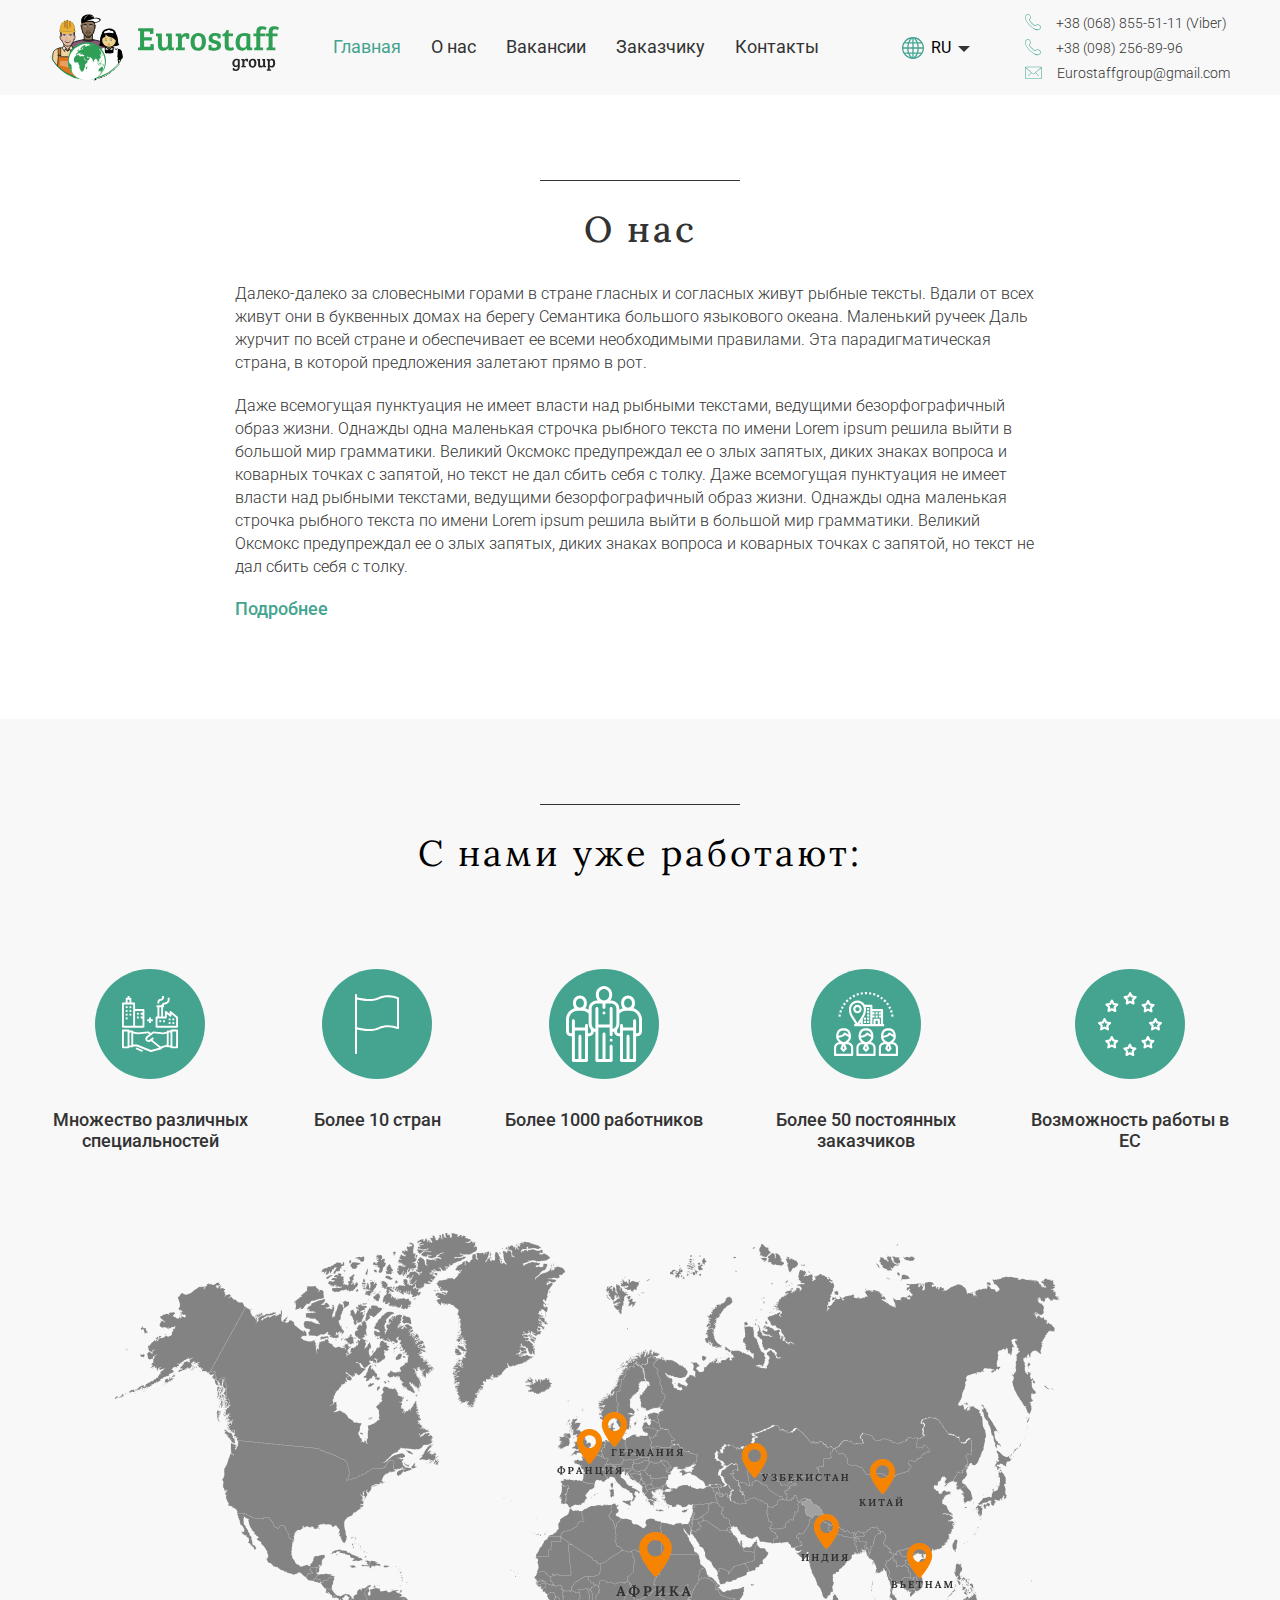
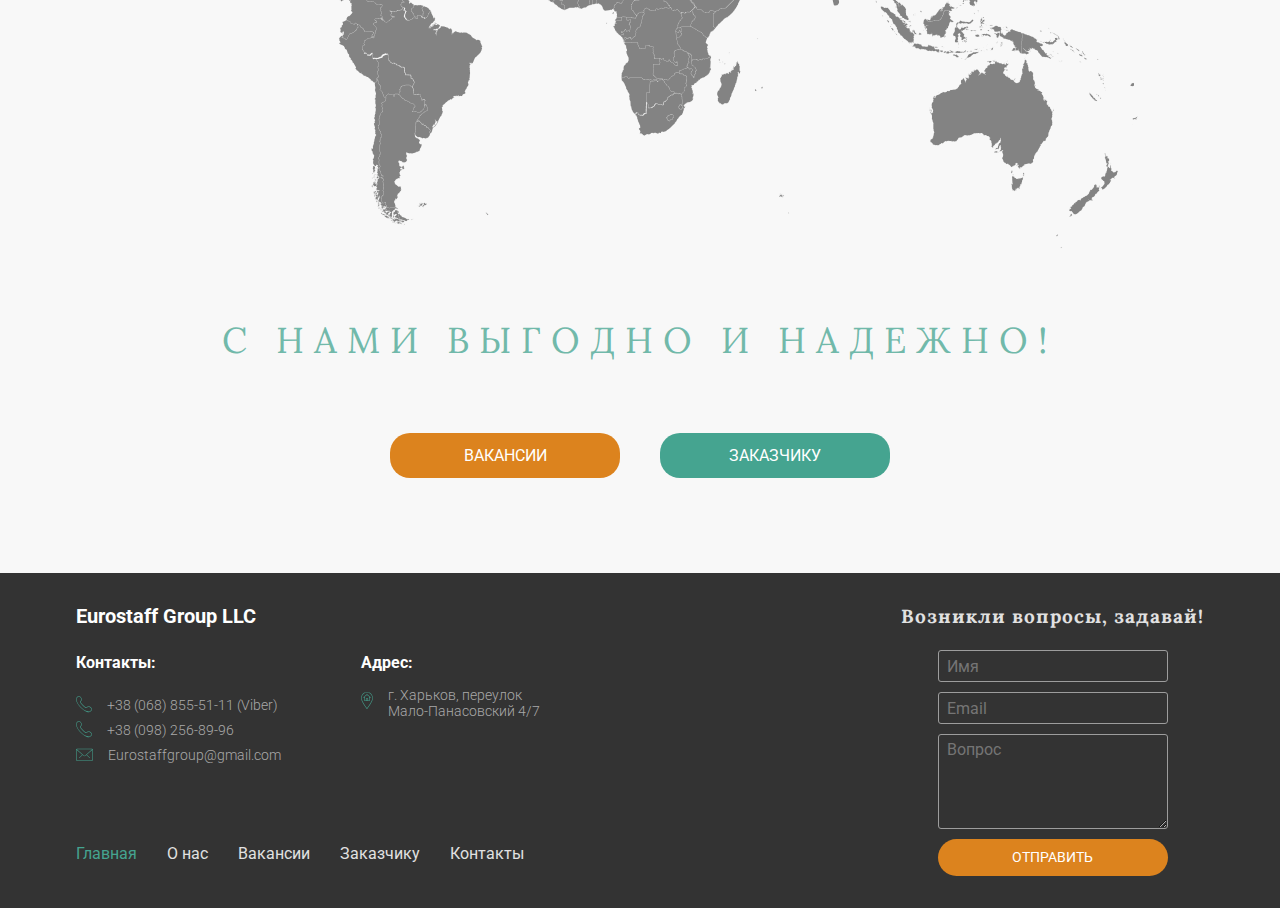
<file: eurostaff/about.html>
<!DOCTYPE html>
<html>
  <head>
    <title>Eurostaff | О нас</title>
    <meta charset="utf-8">
    <meta name="viewport" content="width=device-width, initial-scale=1.0, maximum-scale=1">
    <link href="https://fonts.googleapis.com/css?family=Lora:700&amp;amp;subset=cyrillic" rel="stylesheet">
    <link href="https://fonts.googleapis.com/css?family=Roboto:400,400i,500,500i,700,700i&amp;amp;subset=cyrillic" rel="stylesheet">
    <link rel="stylesheet" href="https://use.fontawesome.com/releases/v5.5.0/css/all.css" integrity="sha384-B4dIYHKNBt8Bc12p+WXckhzcICo0wtJAoU8YZTY5qE0Id1GSseTk6S+L3BlXeVIU" crossorigin="anonymous">
    <link rel="stylesheet" href="css/style.css">
  </head>
  <body>
    <div class="contacts-wrapper fullscreen-background" id="contacts-popup">
      <div class="contacts"> 
        <div class="contacts-close"> <i class="fas fa-times"></i></div>
        <div class="contacts-content"> 
          <div class="contacts-content-border"> </div>
          <h1 class="contacts-content-title">Контакты</h1>
          <h2 class="contacts-content-company">Eurostaff Group LLC</h2>
          <div class="contacts-content-icons"> <a href="https://www.facebook.com/" target="_blank"><i class="fab fa-facebook"></i></a><a href="https://www.instagram.com" target="_blank"><i class="fab fa-instagram"></i></a></div>
          <div class="contacts-content-info-wrap">
            <div class="contacts-content-info"> 
              <div class="contacts-content-info-left"> 
                <p>Контакты:</p>
              </div>
              <div class="contacts-content-info-right">
                <div class="contacts-content-info-item"><img src="./img/icons/phone.svg" alt="call"><a>+38 (068) 855-51-11 (Viber) </a></div>
                <div class="contacts-content-info-item"><img src="./img/icons/phone.svg" alt="call"><a href="tel:+380982568996">+38 (098) 256-89-96</a></div>
                <div class="contacts-content-info-item"> <img src="./img/icons/mail.svg" alt="call"><a href="mailto:Eurostaffgroup@gmail.com">Eurostaffgroup@gmail.com</a></div>
              </div>
            </div>
            <div class="contacts-content-info"> 
              <div class="contacts-content-info-left"> 
                <p>Адрес:</p>
              </div>
              <div class="contacts-content-info-right">
                <div class="contacts-content-info-item"><img src="./img/icons/location.svg" alt="call"><a>г. Харьков, переулок Мало-Панасовский 4/7</a></div>
              </div>
            </div>
          </div>
          <div class="contacts-content-form-wrapper">
            <h3 class="contacts-content-form-title">Возникли вопросы, задавай!</h3>
            <form id="contacts-content-form">
              <input class="footer-content-right-field" name="name" type="text" placeholder="Имя">
              <input class="footer-content-right-field" type="text" placeholder="Email">
              <textarea name="question" placeholder="Вопрос"></textarea>
              <button class="global-btn global-btn-orange" type="submit">Отправить</button>
            </form>
          </div>
        </div>
      </div>
    </div>
    <header>
      <div class="wrapper header-wrap">
        <div class="header-logo"> <a href="index.html"><img src="./img/logo.svg" alt="logo"></a></div>
        <nav class="header-menu">
          <ul class="header-menu-list">
            <li class="header-menu-list-link"><a href="index.html">Главная</a></li>
            <li class="header-menu-list-link"><a href="about.html">О&nbsp;нас</a></li>
            <li class="header-menu-list-link"><a href="vacancies.html">Вакансии</a></li>
            <li class="header-menu-list-link"><a href="customers.html">Заказчику</a></li>
            <li class="header-menu-list-link"> <a class="contacts-menu-link">Контакты </a></li>
          </ul>
        </nav>
        <div class="header-langs"> <img src="./img/icons/earth.svg" alt="langs">
          <select class="header-langs-select">
            <option value="RU">RU</option>
            <option value="EN">EN </option>
          </select>
        </div>
        <div class="header-contacts"> 
          <div class="header-contacts-item"><img src="./img/icons/phone.svg" alt="call"><a>+38 (068) 855-51-11 (Viber)</a></div>
          <div class="header-contacts-item"><img src="./img/icons/phone.svg" alt="call"><a href="tel:+380982568996">+38 (098) 256-89-96</a></div>
          <div class="header-contacts-item"> <img src="./img/icons/mail.svg" alt="call"><a href="mailto:Eurostaffgroup@gmail.com">Eurostaffgroup@gmail.com</a></div>
        </div>
      </div>
    </header>
    <div class="header-mobile"> 
      <div class="header-langs"> <img src="./img/icons/earth.svg" alt="langs">
        <select class="header-langs-select">
          <option value="RU">RU</option>
          <option value="EN">EN </option>
        </select>
      </div>
      <div class="header-logo"> <a href="index.html"><img src="./img/logo.svg" alt="logo"></a></div>
      <div class="header-langs"> <i class="fas fa-bars"></i></div>
      <div class="header-mobile-menu">
        <div class="header-mobile-close"><i class="fas fa-times"></i></div>
        <div class="header-mobile-links"><a class="header-mobile-links-item" href="index.html">Главная</a><a class="header-mobile-links-item" href="about.html">О&nbsp;нас</a><a class="header-mobile-links-item" href="vacancies.html">Вакансии</a><a class="header-mobile-links-item" href="customers.html">Заказчику</a><a class="header-mobile-links-item contacts-menu-link">Контакты </a></div>
        <div class="header-mobile-social"><a href="https://www.facebook.com/" target="_blank"><i class="fab fa-facebook"></i></a><a href="https://www.instagram.com" target="_blank"><i class="fab fa-instagram"></i></a></div>
      </div>
    </div>
    <div class="about-info">
      <div class="about-info-content wrapper"> 
        <div class="about-info-border"> </div>
        <h1 class="about-info-title">О нас</h1>
        <p class="about-info-text">
          Далеко-далеко за словесными горами в стране гласных и согласных живут рыбные тексты. 
          Вдали от всех живут они в буквенных домах на берегу Семантика большого языкового океана. 
          Маленький ручеек Даль журчит по всей стране и обеспечивает ее всеми необходимыми правилами. 
          Эта парадигматическая страна, в которой  предложения залетают прямо в рот. 
        </p>
        <p class="about-info-text">
          Даже всемогущая пунктуация не имеет власти над рыбными текстами, ведущими безорфографичный образ жизни. 
          Однажды одна маленькая строчка рыбного текста по имени Lorem ipsum решила выйти в большой мир грамматики. 
          Великий Оксмокс предупреждал ее о злых запятых, диких знаках вопроса и коварных точках с запятой, но текст 
          не дал сбить себя с толку. 
          Даже всемогущая пунктуация не имеет власти над рыбными текстами, ведущими безорфографичный образ жизни. 
          Однажды одна маленькая строчка рыбного текста по имени Lorem ipsum решила выйти в большой мир грамматики. 
          Великий Оксмокс предупреждал ее о злых запятых, диких знаках вопроса и коварных точках с запятой, но текст 
          не дал сбить себя с толку. 
        </p>
        <div class="accordion show-hide-link">
          <ul>
            <li>
              <input type="checkbox" checked><a class="title_block">Подробнее</a><a class="title_block">Свернуть</a>
              <div class="msg">
                <p>
                  Даже всемогущая пунктуация не имеет власти над рыбными текстами, ведущими безорфографичный образ жизни. 
                  Однажды одна маленькая строчка рыбного текста по имени Lorem ipsum решила выйти в большой мир грамматики. 
                  Великий Оксмокс предупреждал ее о злых запятых, диких знаках вопроса и коварных точках с запятой, но текст 
                  не дал сбить себя с толку. 
                  Даже всемогущая пунктуация не имеет власти над рыбными текстами, ведущими безорфографичный образ жизни. 
                  Однажды одна маленькая строчка рыбного текста по имени Lorem ipsum решила выйти в большой мир грамматики. 
                  Великий Оксмокс предупреждал ее о злых запятых, диких знаках вопроса и коварных точках с запятой, но текст 
                  не дал сбить себя с толку. 
                </p>
              </div>
            </li>
          </ul>
        </div>
      </div>
    </div>
    <div class="about-map">
      <div class="about-map-content wrapper"> 
        <div class="about-map-border"> </div>
        <h2 class="about-map-title">С нами уже работают:</h2>
        <div class="what-we-do-circles">
              <div class="what-we-do-circles-item"> 
                <div class="what-we-do-circles-wrapper"><img src="./img/about/outsourcing.svg" alt="circle"></div>
                <p class="what-we-do-circles-text">Множество различных специальностей</p>
              </div>
              <div class="what-we-do-circles-item"> 
                <div class="what-we-do-circles-wrapper"><img src="./img/about/flag.svg" alt="circle"></div>
                <p class="what-we-do-circles-text">Более 10 стран</p>
              </div>
              <div class="what-we-do-circles-item"> 
                <div class="what-we-do-circles-wrapper"><img src="./img/about/workers.svg" alt="circle"></div>
                <p class="what-we-do-circles-text">Более 1000 работников</p>
              </div>
              <div class="what-we-do-circles-item"> 
                <div class="what-we-do-circles-wrapper"><img src="./img/about/visitor.svg" alt="circle"></div>
                <p class="what-we-do-circles-text">Более 50 постоянных заказчиков</p>
              </div>
              <div class="what-we-do-circles-item"> 
                <div class="what-we-do-circles-wrapper"><img src="./img/about/stars.svg" alt="circle"></div>
                <p class="what-we-do-circles-text">Возможность работы в ЕС</p>
              </div>
        </div>
        <div class="about-map-wrapper"> <img src="./img/about/map_2.png" alt="map"></div>
        <h2 class="about-map-title-bottom">С нами выгодно и надежно! </h2>
        <div class="main-buttons-wrapper"><a class="global-btn global-btn-orange" href="vacancies.html">Вакансии</a><a class="global-btn global-btn-green" href="customers.html">Заказчику</a></div>
      </div>
    </div><a id="gotop" href="#" onclick="top.goTop(); return false;" class="scrollTop"></a>
    <div class="footer">
      <div class="footer-content wrapper">
        <div class="footer-content-left"> 
          <h3 class="footer-content-left-title">Eurostaff Group LLC</h3>
          <div class="footer-contacts-wrap">
            <div class="footer-contacts">
              <p class="footer-contacts-title">Контакты:</p>
              <div class="footer-contacts-item"><img src="./img/icons/phone.svg" alt="call"><a>+38 (068) 855-51-11 (Viber)</a></div>
              <div class="footer-contacts-item"><img src="./img/icons/phone.svg" alt="call"><a href="tel:+380982568996">+38 (098) 256-89-96</a></div>
              <div class="footer-contacts-item"> <img src="./img/icons/mail.svg" alt="call"><a href="mailto:Eurostaffgroup@gmail.com">Eurostaffgroup@gmail.com</a></div>
            </div>
            <div class="footer-contacts footer-address">
              <p class="footer-contacts-title">Адрес:</p>
              <div class="footer-contacts-item"><img src="./img/icons/location.svg" alt="call"><a>г. Харьков, переулок <br /> Мало-Панасовский 4/7</a></div>
            </div>
          </div>
          <div class="footer-icons"><a href="https://www.facebook.com/" target="_blank"><i class="fab fa-facebook"></i></a><a href="https://www.instagram.com" target="_blank"><i class="fab fa-instagram"></i></a></div>
          <nav class="footer-menu">
            <ul class="footer-menu-list">
              <li class="footer-menu-list-link"><a href="index.html">Главная</a></li>
              <li class="footer-menu-list-link"><a href="about.html">О&nbsp;нас</a></li>
              <li class="footer-menu-list-link"><a href="vacancies.html">Вакансии</a></li>
              <li class="footer-menu-list-link"> <a href="customers.html">Заказчику</a></li>
              <li class="footer-menu-list-link"> <a class="contacts-menu-link">Контакты </a></li>
            </ul>
          </nav>
        </div>
        <div class="footer-content-right">
          <h3 class="footer-content-right-title">Возникли вопросы, задавай!</h3>
          <form id="footer-content-form">
            <input class="footer-content-right-field" name="name" type="text" placeholder="Имя">
            <input class="footer-content-right-field" type="text" placeholder="Email">
            <textarea name="question" placeholder="Вопрос"></textarea>
            <button class="global-btn global-btn-orange" type="submit">Отправить</button>
          </form>
        </div>
      </div>
    </div>
    <script src="js/jquery.js"></script>
    <script src="js/app.js"></script>
  </body>
</html>
</file>
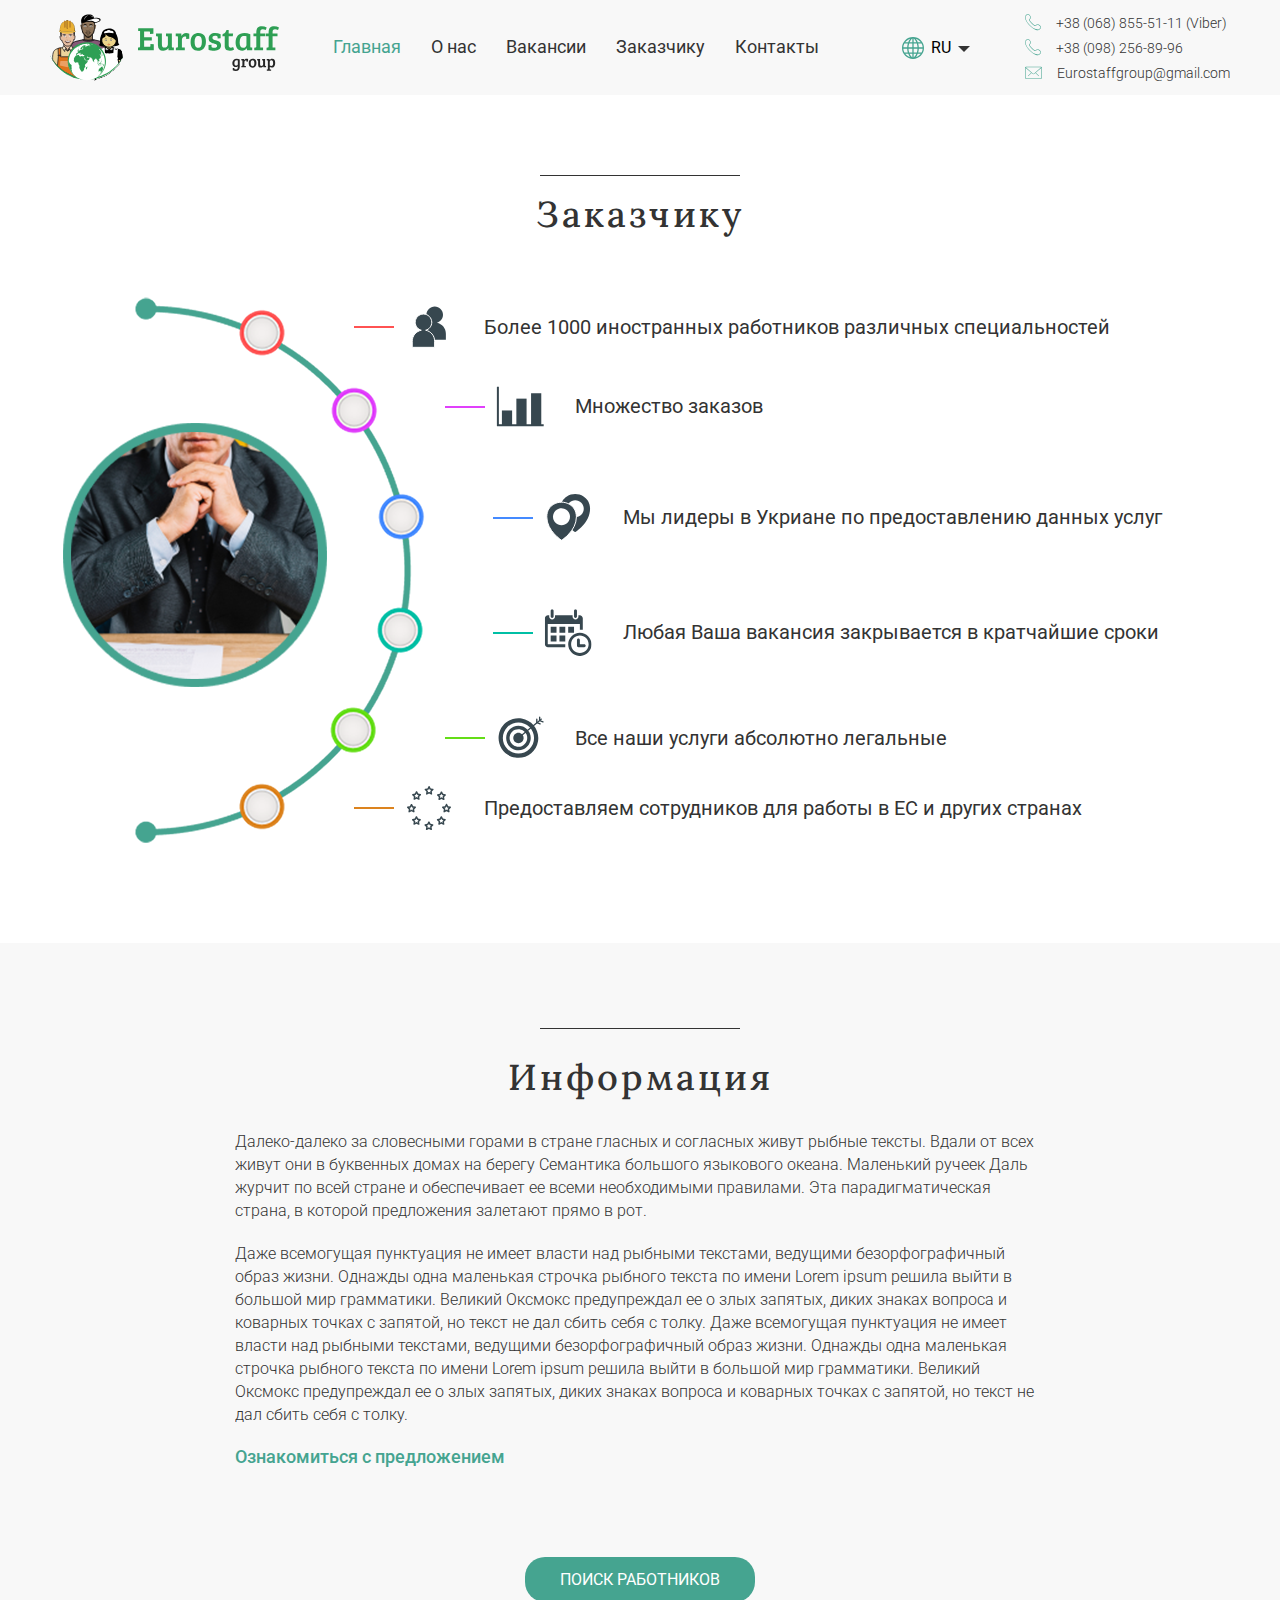
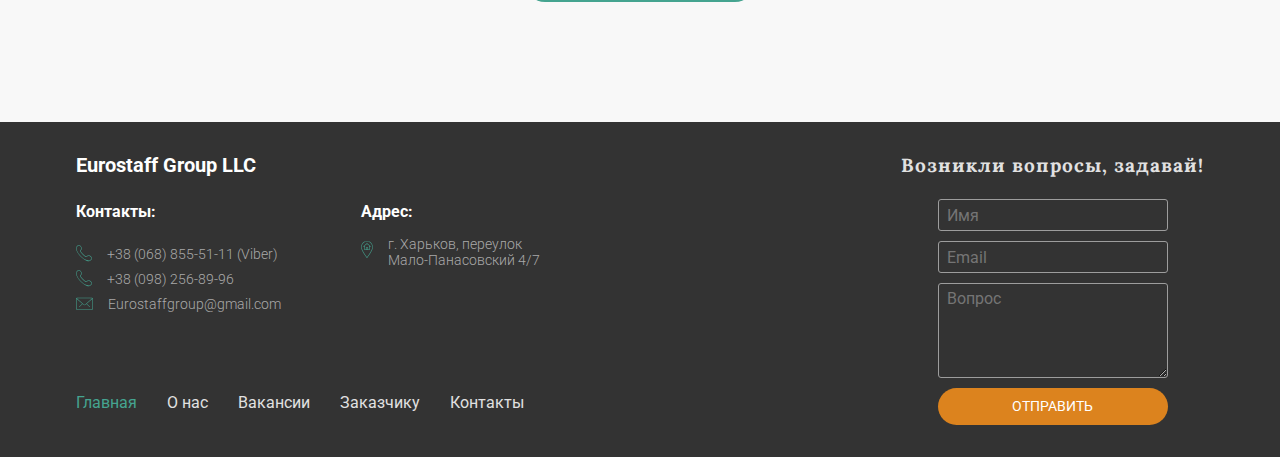
<file: eurostaff/customers.html>
<!DOCTYPE html>
<html>
  <head>
    <title>Eurostaff | Заказчику</title>
    <meta charset="utf-8">
    <meta name="viewport" content="width=device-width, initial-scale=1.0, maximum-scale=1">
    <link href="https://fonts.googleapis.com/css?family=Lora:700&amp;amp;subset=cyrillic" rel="stylesheet">
    <link href="https://fonts.googleapis.com/css?family=Roboto:400,400i,500,500i,700,700i&amp;amp;subset=cyrillic" rel="stylesheet">
    <link rel="stylesheet" href="https://use.fontawesome.com/releases/v5.5.0/css/all.css" integrity="sha384-B4dIYHKNBt8Bc12p+WXckhzcICo0wtJAoU8YZTY5qE0Id1GSseTk6S+L3BlXeVIU" crossorigin="anonymous">
    <link rel="stylesheet" href="css/style.css">
  </head>
  <body>
    <div class="contacts-wrapper fullscreen-background" id="contacts-popup">
      <div class="contacts"> 
        <div class="contacts-close"> <i class="fas fa-times"></i></div>
        <div class="contacts-content"> 
          <div class="contacts-content-border"> </div>
          <h1 class="contacts-content-title">Контакты</h1>
          <h2 class="contacts-content-company">Eurostaff Group LLC</h2>
          <div class="contacts-content-icons"> <a href="https://www.facebook.com/" target="_blank"><i class="fab fa-facebook"></i></a><a href="https://www.instagram.com" target="_blank"><i class="fab fa-instagram"></i></a></div>
          <div class="contacts-content-info-wrap">
            <div class="contacts-content-info"> 
              <div class="contacts-content-info-left"> 
                <p>Контакты:</p>
              </div>
              <div class="contacts-content-info-right">
                <div class="contacts-content-info-item"><img src="./img/icons/phone.svg" alt="call"><a>+38 (068) 855-51-11 (Viber) </a></div>
                <div class="contacts-content-info-item"><img src="./img/icons/phone.svg" alt="call"><a href="tel:+380982568996">+38 (098) 256-89-96</a></div>
                <div class="contacts-content-info-item"> <img src="./img/icons/mail.svg" alt="call"><a href="mailto:Eurostaffgroup@gmail.com">Eurostaffgroup@gmail.com</a></div>
              </div>
            </div>
            <div class="contacts-content-info"> 
              <div class="contacts-content-info-left"> 
                <p>Адрес:</p>
              </div>
              <div class="contacts-content-info-right">
                <div class="contacts-content-info-item"><img src="./img/icons/location.svg" alt="call"><a>г. Харьков, переулок Мало-Панасовский 4/7</a></div>
              </div>
            </div>
          </div>
          <div class="contacts-content-form-wrapper">
            <h3 class="contacts-content-form-title">Возникли вопросы, задавай!</h3>
            <form id="contacts-content-form">
              <input class="footer-content-right-field" name="name" type="text" placeholder="Имя">
              <input class="footer-content-right-field" type="text" placeholder="Email">
              <textarea name="question" placeholder="Вопрос"></textarea>
              <button class="global-btn global-btn-orange" type="submit">Отправить</button>
            </form>
          </div>
        </div>
      </div>
    </div>
    <header>
      <div class="wrapper header-wrap">
        <div class="header-logo"> <a href="index.html"><img src="./img/logo.svg" alt="logo"></a></div>
        <nav class="header-menu">
          <ul class="header-menu-list">
            <li class="header-menu-list-link"><a href="index.html">Главная</a></li>
            <li class="header-menu-list-link"><a href="about.html">О&nbsp;нас</a></li>
            <li class="header-menu-list-link"><a href="vacancies.html">Вакансии</a></li>
            <li class="header-menu-list-link"><a href="customers.html">Заказчику</a></li>
            <li class="header-menu-list-link"> <a class="contacts-menu-link">Контакты </a></li>
          </ul>
        </nav>
        <div class="header-langs"> <img src="./img/icons/earth.svg" alt="langs">
          <select class="header-langs-select">
            <option value="RU">RU</option>
            <option value="EN">EN </option>
          </select>
        </div>
        <div class="header-contacts"> 
          <div class="header-contacts-item"><img src="./img/icons/phone.svg" alt="call"><a>+38 (068) 855-51-11 (Viber)</a></div>
          <div class="header-contacts-item"><img src="./img/icons/phone.svg" alt="call"><a href="tel:+380982568996">+38 (098) 256-89-96</a></div>
          <div class="header-contacts-item"> <img src="./img/icons/mail.svg" alt="call"><a href="mailto:Eurostaffgroup@gmail.com">Eurostaffgroup@gmail.com</a></div>
        </div>
      </div>
    </header>
    <div class="header-mobile"> 
      <div class="header-langs"> <img src="./img/icons/earth.svg" alt="langs">
        <select class="header-langs-select">
          <option value="RU">RU</option>
          <option value="EN">EN </option>
        </select>
      </div>
      <div class="header-logo"> <a href="index.html"><img src="./img/logo.svg" alt="logo"></a></div>
      <div class="header-langs"> <i class="fas fa-bars"></i></div>
      <div class="header-mobile-menu">
        <div class="header-mobile-close"><i class="fas fa-times"></i></div>
        <div class="header-mobile-links"><a class="header-mobile-links-item" href="index.html">Главная</a><a class="header-mobile-links-item" href="about.html">О&nbsp;нас</a><a class="header-mobile-links-item" href="vacancies.html">Вакансии</a><a class="header-mobile-links-item" href="customers.html">Заказчику</a><a class="header-mobile-links-item contacts-menu-link">Контакты </a></div>
        <div class="header-mobile-social"><a href="https://www.facebook.com/" target="_blank"><i class="fab fa-facebook"></i></a><a href="https://www.instagram.com" target="_blank"><i class="fab fa-instagram"></i></a></div>
      </div>
    </div>
    <div class="customers-top wrapper">
      <div class="customers-top-border"></div>
      <h1 class="customers-top-title">Заказчику</h1>
      <div class="customers-image-wrap">
        <div class="customers-top-image"><img src="./img/customers/top2.jpg" alt="customers"></div>
        <div class="customers-items-wrapper">
          <div class="customers-items-wrapper-first">
                <div class="customers-item"> 
                  <div class="customers-item-line customers-item-line-red"></div>
                  <div class="customers-item-image-wrap"><img class="customers-item-image" src="./img/customers/two.svg" alt="image"></div>
                  <p class="customers-item-text">Более 1000 иностранных работников различных специальностей</p>
                </div>
          </div>
          <div class="customers-items-wrapper-second">
                <div class="customers-item"> 
                  <div class="customers-item-line customers-item-line-purple"></div>
                  <div class="customers-item-image-wrap"><img class="customers-item-image" src="./img/customers/graph.svg" alt="image"></div>
                  <p class="customers-item-text">Множество заказов</p>
                </div>
            <div class="customers-items-wrapper-third">
                  <div class="customers-item"> 
                    <div class="customers-item-line customers-item-line-blue"></div>
                    <div class="customers-item-image-wrap"><img class="customers-item-image" src="./img/customers/location.svg" alt="image"></div>
                    <p class="customers-item-text">Мы лидеры в Укриане по предоставлению данных услуг</p>
                  </div>
                  <div class="customers-item"> 
                    <div class="customers-item-line customers-item-line-green"></div>
                    <div class="customers-item-image-wrap"><img class="customers-item-image" src="./img/customers/calendar-clock.svg" alt="image"></div>
                    <p class="customers-item-text">Любая Ваша вакансия закрывается в кратчайшие сроки</p>
                  </div>
            </div>
                <div class="customers-item"> 
                  <div class="customers-item-line customers-item-line-lightgreen"></div>
                  <div class="customers-item-image-wrap"><img class="customers-item-image" src="./img/customers/goal.svg" alt="image"></div>
                  <p class="customers-item-text">Все наши услуги абсолютно легальные</p>
                </div>
          </div>
          <div class="customers-items-wrapper-first">
                <div class="customers-item"> 
                  <div class="customers-item-line customers-item-line-orage"></div>
                  <div class="customers-item-image-wrap"><img class="customers-item-image" src="./img/customers/stars.svg" alt="image"></div>
                  <p class="customers-item-text">Предоставляем сотрудников для работы в ЕС и других странах</p>
                </div>
          </div>
        </div>
      </div>
    </div>
    <div class="customers-wrapper">
      <div class="about-info">
        <div class="about-info-content wrapper"> 
          <div class="about-info-border"> </div>
          <h1 class="about-info-title">Информация</h1>
          <p class="about-info-text">
            Далеко-далеко за словесными горами в стране гласных и согласных живут рыбные тексты. 
            Вдали от всех живут они в буквенных домах на берегу Семантика большого языкового океана. 
            Маленький ручеек Даль журчит по всей стране и обеспечивает ее всеми необходимыми правилами. 
            Эта парадигматическая страна, в которой предложения залетают прямо в рот. 
          </p>
          <p class="about-info-text">
            Даже всемогущая пунктуация не имеет власти над рыбными текстами, ведущими безорфографичный образ жизни. 
            Однажды одна маленькая строчка рыбного текста по имени Lorem ipsum решила выйти в большой мир грамматики. 
            Великий Оксмокс предупреждал ее о злых запятых, диких знаках вопроса и коварных точках с запятой, но текст 
            не дал сбить себя с толку. 
            Даже всемогущая пунктуация не имеет власти над рыбными текстами, ведущими безорфографичный образ жизни. 
            Однажды одна маленькая строчка рыбного текста по имени Lorem ipsum решила выйти в большой мир грамматики. 
            Великий Оксмокс предупреждал ее о злых запятых, диких знаках вопроса и коварных точках с запятой, но текст 
            не дал сбить себя с толку. 
          </p>
          <div class="accordion show-hide-link">
            <ul>
              <li class="customers">
                <input type="checkbox" checked><a class="title_block">Ознакомиться с предложением</a><a class="title_block">Свернуть</a>
                <div class="msg customers"> 
                  <div class="customers-border"> </div>
                  <h3 class="customers-inner-title">Предложение</h3><img src="./img/customers/scheme.jpg" alt="scheme">
                </div>
              </li>
            </ul>
          </div><a class="global-btn global-btn-green show-popup-form">Поиск работников</a>
        </div>
      </div>
    </div><a id="gotop" href="#" onclick="top.goTop(); return false;" class="scrollTop"></a>
    <div class="footer">
      <div class="footer-content wrapper">
        <div class="footer-content-left"> 
          <h3 class="footer-content-left-title">Eurostaff Group LLC</h3>
          <div class="footer-contacts-wrap">
            <div class="footer-contacts">
              <p class="footer-contacts-title">Контакты:</p>
              <div class="footer-contacts-item"><img src="./img/icons/phone.svg" alt="call"><a>+38 (068) 855-51-11 (Viber)</a></div>
              <div class="footer-contacts-item"><img src="./img/icons/phone.svg" alt="call"><a href="tel:+380982568996">+38 (098) 256-89-96</a></div>
              <div class="footer-contacts-item"> <img src="./img/icons/mail.svg" alt="call"><a href="mailto:Eurostaffgroup@gmail.com">Eurostaffgroup@gmail.com</a></div>
            </div>
            <div class="footer-contacts footer-address">
              <p class="footer-contacts-title">Адрес:</p>
              <div class="footer-contacts-item"><img src="./img/icons/location.svg" alt="call"><a>г. Харьков, переулок <br /> Мало-Панасовский 4/7</a></div>
            </div>
          </div>
          <div class="footer-icons"><a href="https://www.facebook.com/" target="_blank"><i class="fab fa-facebook"></i></a><a href="https://www.instagram.com" target="_blank"><i class="fab fa-instagram"></i></a></div>
          <nav class="footer-menu">
            <ul class="footer-menu-list">
              <li class="footer-menu-list-link"><a href="index.html">Главная</a></li>
              <li class="footer-menu-list-link"><a href="about.html">О&nbsp;нас</a></li>
              <li class="footer-menu-list-link"><a href="vacancies.html">Вакансии</a></li>
              <li class="footer-menu-list-link"> <a href="customers.html">Заказчику</a></li>
              <li class="footer-menu-list-link"> <a class="contacts-menu-link">Контакты </a></li>
            </ul>
          </nav>
        </div>
        <div class="footer-content-right">
          <h3 class="footer-content-right-title">Возникли вопросы, задавай!</h3>
          <form id="footer-content-form">
            <input class="footer-content-right-field" name="name" type="text" placeholder="Имя">
            <input class="footer-content-right-field" type="text" placeholder="Email">
            <textarea name="question" placeholder="Вопрос"></textarea>
            <button class="global-btn global-btn-orange" type="submit">Отправить</button>
          </form>
        </div>
      </div>
    </div>
    <div id="form-popup"> 
      <div class="contacts"> 
        <div class="contacts-close"> <i class="fas fa-times"></i></div>
        <div class="contacts-content">
          <div class="contacts-content-border"> </div>
          <h1 class="form-title">Заполнить заявку</h1>
        </div>
        <form class="form-content">
              <div class="input-wrapper"> 
                <div class="input-left"> 
                  <p class="input-left-name">Имя</p><span class="star star-green">*</span>
                </div>
                <div class="input-right">
                  <input type="text" placeholder="">
                </div>
              </div>
              <div class="input-wrapper"> 
                <div class="input-left"> 
                  <p class="input-left-name">Название компании</p><span class="star star-green">*</span>
                </div>
                <div class="input-right">
                  <input type="text" placeholder="">
                </div>
              </div>
              <div class="input-wrapper"> 
                <div class="input-left"> 
                  <p class="input-left-name">Регион</p><span class="star star-green">*</span>
                </div>
                <div class="input-right">
                  <input type="text" placeholder="">
                </div>
              </div>
              <div class="input-wrapper"> 
                <div class="input-left"> 
                  <p class="input-left-name">Необходимые специальности</p><span class="star star-green">*</span>
                </div>
                <div class="input-right">
                  <input type="text" placeholder="">
                </div>
              </div>
              <div class="input-wrapper"> 
                <div class="input-left"> 
                  <p class="input-left-name">Предлагаемая оплата труда в $ эквиваленте</p><span class="star star-green">*</span>
                </div>
                <div class="input-right">
                  <input type="text" placeholder="">
                </div>
              </div>
              <div class="input-wrapper"> 
                <div class="input-left"> 
                  <p class="input-left-name">Срок контракта</p><span class="star star-hide">*</span>
                </div>
                <div class="input-right">
                  <input type="text" placeholder="">
                </div>
              </div>
              <div class="input-wrapper input-wrapper-textarea">
                <div class="input-left"> 
                  <p class="input-left-name">Требования к сотруднику, прочее</p><span class="star star-hide">*</span>
                </div>
                <div class="input-right">
                  <textarea rows="4" cols="10" placeholder=""></textarea>
                </div>
              </div>
              <div class="input-wrapper"> 
                <div class="input-left"> 
                  <p class="input-left-name">Номер телефона</p><span class="star star-green">*</span>
                </div>
                <div class="input-right">
                  <input type="text" placeholder="+38 (___) ___-__-__">
                </div>
              </div>
              <div class="input-wrapper"> 
                <div class="input-left"> 
                  <p class="input-left-name">Email</p><span class="star star-hide">*</span>
                </div>
                <div class="input-right">
                  <input type="text" placeholder="">
                </div>
              </div>
          <div class="form-required"> 
            <div class="form-required-star form-required-star-green">*</div>
            <div class="form-required-text">- Обязательные поля</div>
          </div>
          <button class="global-btn global-btn-green form-submit-btn" type="submit">найти работника</button>
        </form>
      </div>
    </div>
    <script src="js/jquery.js"></script>
    <script src="js/app.js"></script>
  </body>
</html>
</file>
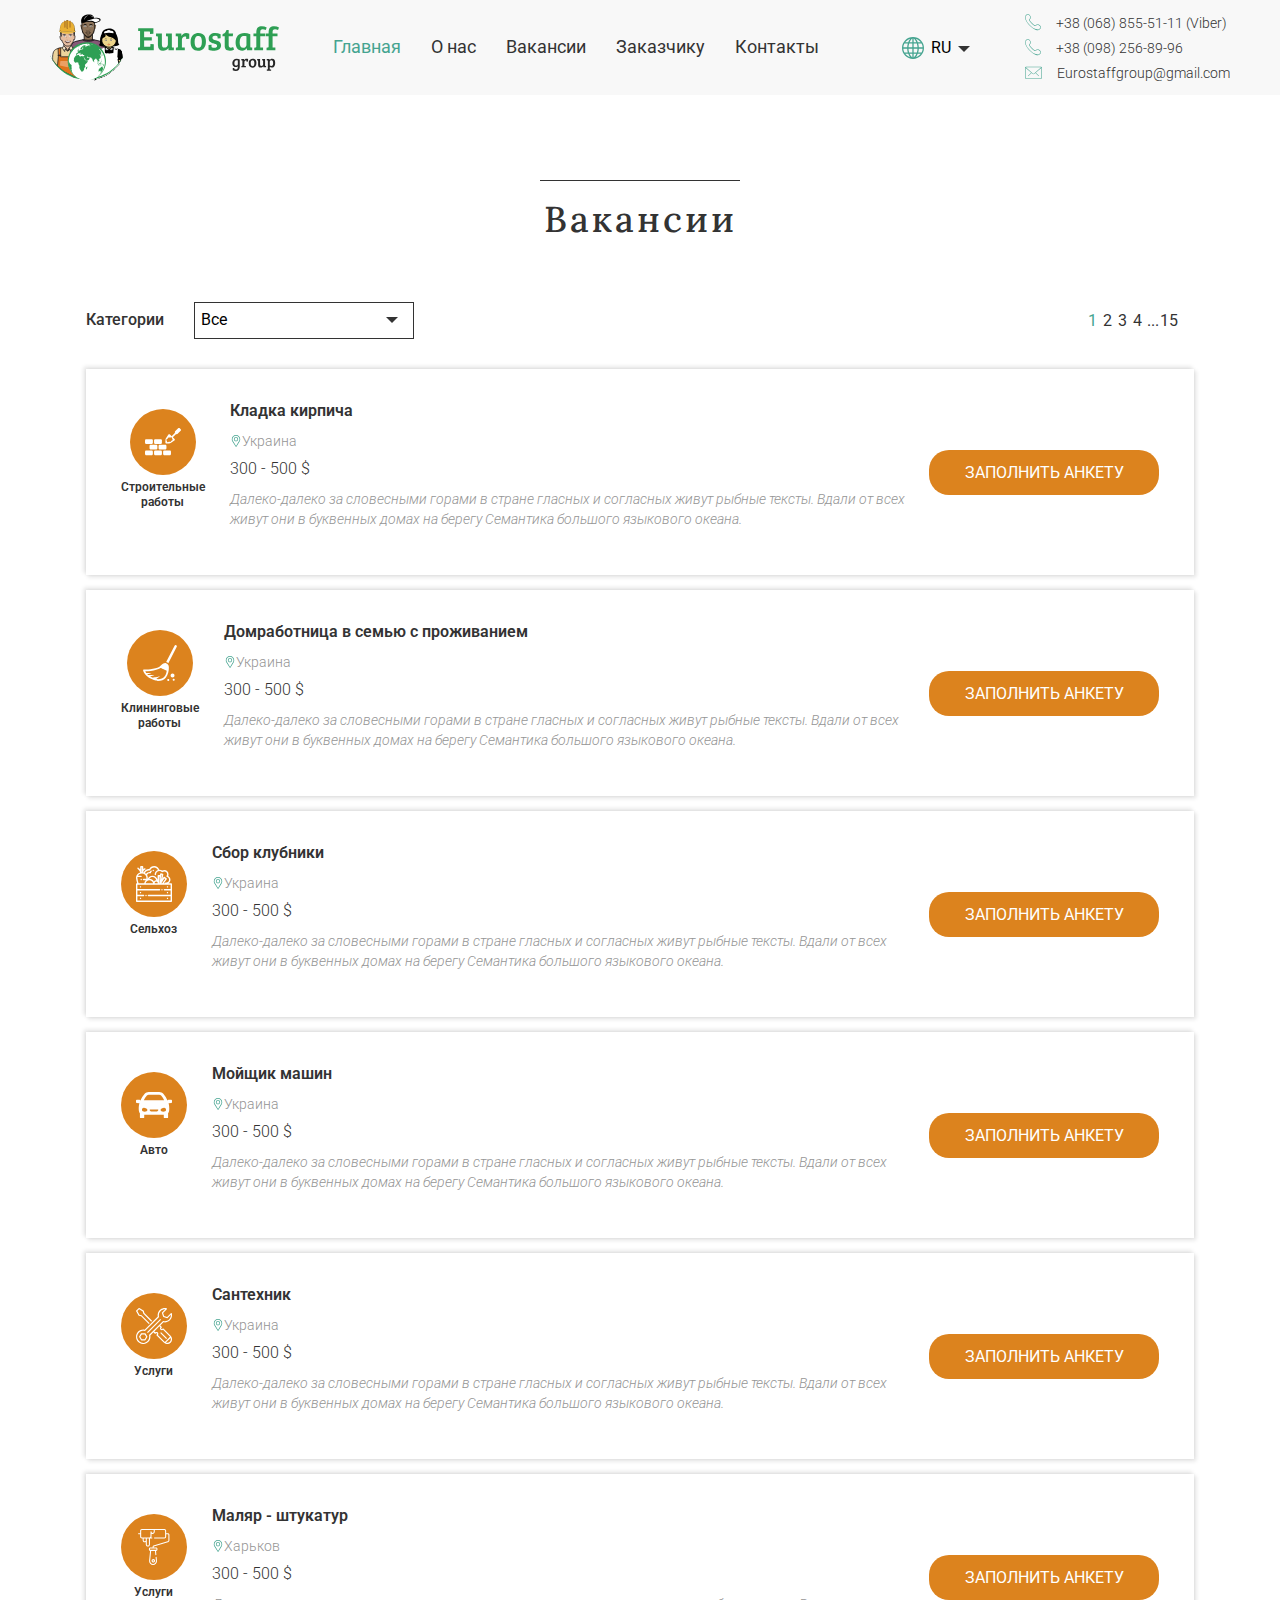
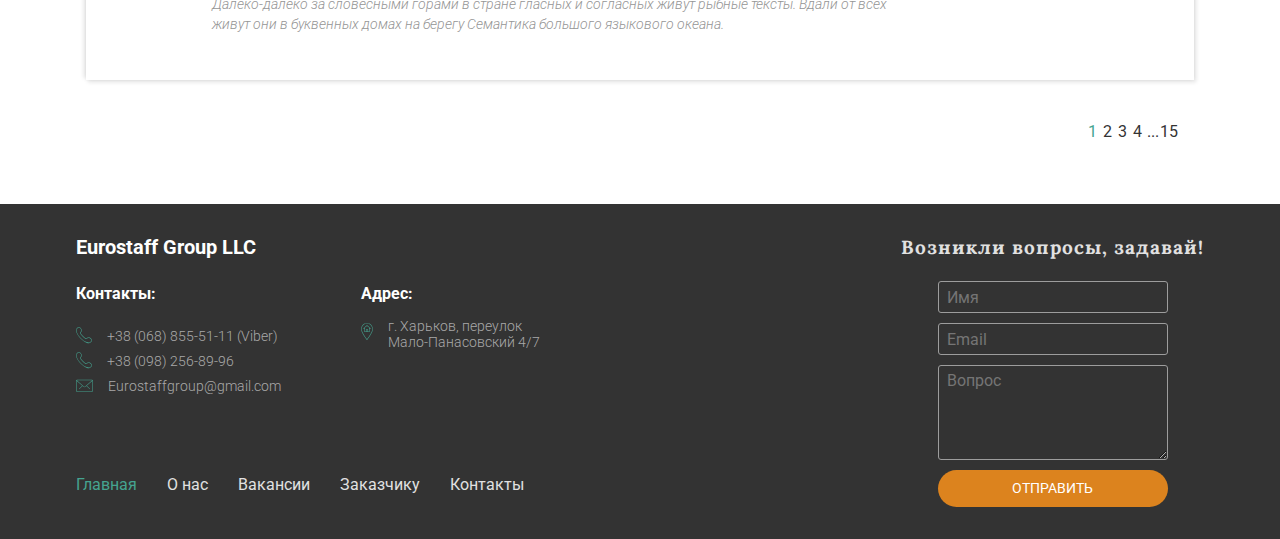
<file: eurostaff/vacancies.html>
<!DOCTYPE html>
<html>
  <head>
    <title>Eurostaff | Вакансии</title>
    <meta charset="utf-8">
    <meta name="viewport" content="width=device-width, initial-scale=1.0, maximum-scale=1">
    <link href="https://fonts.googleapis.com/css?family=Lora:700&amp;amp;subset=cyrillic" rel="stylesheet">
    <link href="https://fonts.googleapis.com/css?family=Roboto:400,400i,500,500i,700,700i&amp;amp;subset=cyrillic" rel="stylesheet">
    <link rel="stylesheet" href="https://use.fontawesome.com/releases/v5.5.0/css/all.css" integrity="sha384-B4dIYHKNBt8Bc12p+WXckhzcICo0wtJAoU8YZTY5qE0Id1GSseTk6S+L3BlXeVIU" crossorigin="anonymous">
    <link rel="stylesheet" href="css/style.css">
  </head>
  <body>
    <div class="contacts-wrapper fullscreen-background" id="contacts-popup">
      <div class="contacts"> 
        <div class="contacts-close"> <i class="fas fa-times"></i></div>
        <div class="contacts-content"> 
          <div class="contacts-content-border"> </div>
          <h1 class="contacts-content-title">Контакты</h1>
          <h2 class="contacts-content-company">Eurostaff Group LLC</h2>
          <div class="contacts-content-icons"> <a href="https://www.facebook.com/" target="_blank"><i class="fab fa-facebook"></i></a><a href="https://www.instagram.com" target="_blank"><i class="fab fa-instagram"></i></a></div>
          <div class="contacts-content-info-wrap">
            <div class="contacts-content-info"> 
              <div class="contacts-content-info-left"> 
                <p>Контакты:</p>
              </div>
              <div class="contacts-content-info-right">
                <div class="contacts-content-info-item"><img src="./img/icons/phone.svg" alt="call"><a>+38 (068) 855-51-11 (Viber) </a></div>
                <div class="contacts-content-info-item"><img src="./img/icons/phone.svg" alt="call"><a href="tel:+380982568996">+38 (098) 256-89-96</a></div>
                <div class="contacts-content-info-item"> <img src="./img/icons/mail.svg" alt="call"><a href="mailto:Eurostaffgroup@gmail.com">Eurostaffgroup@gmail.com</a></div>
              </div>
            </div>
            <div class="contacts-content-info"> 
              <div class="contacts-content-info-left"> 
                <p>Адрес:</p>
              </div>
              <div class="contacts-content-info-right">
                <div class="contacts-content-info-item"><img src="./img/icons/location.svg" alt="call"><a>г. Харьков, переулок Мало-Панасовский 4/7</a></div>
              </div>
            </div>
          </div>
          <div class="contacts-content-form-wrapper">
            <h3 class="contacts-content-form-title">Возникли вопросы, задавай!</h3>
            <form id="contacts-content-form">
              <input class="footer-content-right-field" name="name" type="text" placeholder="Имя">
              <input class="footer-content-right-field" type="text" placeholder="Email">
              <textarea name="question" placeholder="Вопрос"></textarea>
              <button class="global-btn global-btn-orange" type="submit">Отправить</button>
            </form>
          </div>
        </div>
      </div>
    </div>
    <header>
      <div class="wrapper header-wrap">
        <div class="header-logo"> <a href="index.html"><img src="./img/logo.svg" alt="logo"></a></div>
        <nav class="header-menu">
          <ul class="header-menu-list">
            <li class="header-menu-list-link"><a href="index.html">Главная</a></li>
            <li class="header-menu-list-link"><a href="about.html">О&nbsp;нас</a></li>
            <li class="header-menu-list-link"><a href="vacancies.html">Вакансии</a></li>
            <li class="header-menu-list-link"><a href="customers.html">Заказчику</a></li>
            <li class="header-menu-list-link"> <a class="contacts-menu-link">Контакты </a></li>
          </ul>
        </nav>
        <div class="header-langs"> <img src="./img/icons/earth.svg" alt="langs">
          <select class="header-langs-select">
            <option value="RU">RU</option>
            <option value="EN">EN </option>
          </select>
        </div>
        <div class="header-contacts"> 
          <div class="header-contacts-item"><img src="./img/icons/phone.svg" alt="call"><a>+38 (068) 855-51-11 (Viber)</a></div>
          <div class="header-contacts-item"><img src="./img/icons/phone.svg" alt="call"><a href="tel:+380982568996">+38 (098) 256-89-96</a></div>
          <div class="header-contacts-item"> <img src="./img/icons/mail.svg" alt="call"><a href="mailto:Eurostaffgroup@gmail.com">Eurostaffgroup@gmail.com</a></div>
        </div>
      </div>
    </header>
    <div class="header-mobile"> 
      <div class="header-langs"> <img src="./img/icons/earth.svg" alt="langs">
        <select class="header-langs-select">
          <option value="RU">RU</option>
          <option value="EN">EN </option>
        </select>
      </div>
      <div class="header-logo"> <a href="index.html"><img src="./img/logo.svg" alt="logo"></a></div>
      <div class="header-langs"> <i class="fas fa-bars"></i></div>
      <div class="header-mobile-menu">
        <div class="header-mobile-close"><i class="fas fa-times"></i></div>
        <div class="header-mobile-links"><a class="header-mobile-links-item" href="index.html">Главная</a><a class="header-mobile-links-item" href="about.html">О&nbsp;нас</a><a class="header-mobile-links-item" href="vacancies.html">Вакансии</a><a class="header-mobile-links-item" href="customers.html">Заказчику</a><a class="header-mobile-links-item contacts-menu-link">Контакты </a></div>
        <div class="header-mobile-social"><a href="https://www.facebook.com/" target="_blank"><i class="fab fa-facebook"></i></a><a href="https://www.instagram.com" target="_blank"><i class="fab fa-instagram"></i></a></div>
      </div>
    </div>
    <div class="vacancies wrapper">
      <div class="vacancies-border"></div>
      <h1 class="vacancies-title">Вакансии</h1>
      <div class="vacancies-works">
        <div class="vacancies-works-navigation">
          <div class="vacancies-select-wrapper">
            <p class="vacancies-select-text">Категории</p>
            <select class="vacancies-works-navigation-select">
              <option value="all">Все </option>
              <option value="cat1">Категория 1 </option>
              <option value="cat2">Категория 2</option>
              <option value="cat3">Категория 3 </option>
              <option value="cat4">Категория 4 </option>
            </select>
          </div>
              <div class="pagination-wrapper"> <i class="fas fa-angle-left"></i><span class="pagination-page pagination-page-current">1</span><span class="pagination-page">2</span><span class="pagination-page">3</span><span class="pagination-page">4</span><span class="pagination-more">...</span><span class="pagination-page">15</span><i class="fas fa-angle-right"></i></div>
        </div>
        <div class="vacancies-works-list"> 
              <div class="vacancies-works-list-item"> 
                <div class="vacancy-image-wrapper">
                  <div class="vacancy-image"> <img src="./img/vacancies/constructing-a-brick-wall.svg" alt="vacancy"></div>
                  <p class="vacancy-text">Строительные работы</p>
                </div>
                <div class="vacancy-content"><a class="vacancy-content-title" href="vacancy.html">Кладка кирпича</a>
                  <div class="vacancy-content-location"> <img src="./img/vacancies/location-green.svg" alt="location">
                    <p>Украина</p>
                  </div>
                  <p class="vacancy-content-salary">300 - 500 $</p>
                  <p class="vacancy-content-text">
                    Далеко-далеко за словесными горами в стране гласных и согласных живут рыбные тексты. 
                    Вдали от всех живут они в буквенных домах на берегу Семантика большого языкового океана.
                  </p>
                </div>
                <div class="vacancy-button-wrapper">
                  <div class="vacancy-button"> <a class="global-btn global-btn-orange show-popup-form">Заполнить анкету</a></div>
                </div>
              </div>
              <div class="vacancies-works-list-item"> 
                <div class="vacancy-image-wrapper">
                  <div class="vacancy-image"> <img src="./img/vacancies/wiping-swipe-for-floors.svg" alt="vacancy"></div>
                  <p class="vacancy-text">Клининговые работы</p>
                </div>
                <div class="vacancy-content"><a class="vacancy-content-title" href="vacancy.html">Домработница в семью с проживанием</a>
                  <div class="vacancy-content-location"> <img src="./img/vacancies/location-green.svg" alt="location">
                    <p>Украина</p>
                  </div>
                  <p class="vacancy-content-salary">300 - 500 $</p>
                  <p class="vacancy-content-text">
                    Далеко-далеко за словесными горами в стране гласных и согласных живут рыбные тексты. 
                    Вдали от всех живут они в буквенных домах на берегу Семантика большого языкового океана.
                  </p>
                </div>
                <div class="vacancy-button-wrapper">
                  <div class="vacancy-button"> <a class="global-btn global-btn-orange show-popup-form">Заполнить анкету</a></div>
                </div>
              </div>
              <div class="vacancies-works-list-item"> 
                <div class="vacancy-image-wrapper">
                  <div class="vacancy-image"> <img src="./img/vacancies/vegetables.svg" alt="vacancy"></div>
                  <p class="vacancy-text">Сельхоз</p>
                </div>
                <div class="vacancy-content"><a class="vacancy-content-title" href="vacancy.html">Сбор клубники</a>
                  <div class="vacancy-content-location"> <img src="./img/vacancies/location-green.svg" alt="location">
                    <p>Украина</p>
                  </div>
                  <p class="vacancy-content-salary">300 - 500 $</p>
                  <p class="vacancy-content-text">
                    Далеко-далеко за словесными горами в стране гласных и согласных живут рыбные тексты. 
                    Вдали от всех живут они в буквенных домах на берегу Семантика большого языкового океана.
                  </p>
                </div>
                <div class="vacancy-button-wrapper">
                  <div class="vacancy-button"> <a class="global-btn global-btn-orange show-popup-form">Заполнить анкету</a></div>
                </div>
              </div>
              <div class="vacancies-works-list-item"> 
                <div class="vacancy-image-wrapper">
                  <div class="vacancy-image"> <img src="./img/vacancies/car.svg" alt="vacancy"></div>
                  <p class="vacancy-text">Авто</p>
                </div>
                <div class="vacancy-content"><a class="vacancy-content-title" href="vacancy.html">Мойщик машин</a>
                  <div class="vacancy-content-location"> <img src="./img/vacancies/location-green.svg" alt="location">
                    <p>Украина</p>
                  </div>
                  <p class="vacancy-content-salary">300 - 500 $</p>
                  <p class="vacancy-content-text">
                    Далеко-далеко за словесными горами в стране гласных и согласных живут рыбные тексты. 
                    Вдали от всех живут они в буквенных домах на берегу Семантика большого языкового океана.
                  </p>
                </div>
                <div class="vacancy-button-wrapper">
                  <div class="vacancy-button"> <a class="global-btn global-btn-orange show-popup-form">Заполнить анкету</a></div>
                </div>
              </div>
              <div class="vacancies-works-list-item"> 
                <div class="vacancy-image-wrapper">
                  <div class="vacancy-image"> <img src="./img/vacancies/customer-support.svg" alt="vacancy"></div>
                  <p class="vacancy-text">Услуги</p>
                </div>
                <div class="vacancy-content"><a class="vacancy-content-title" href="vacancy.html">Сантехник</a>
                  <div class="vacancy-content-location"> <img src="./img/vacancies/location-green.svg" alt="location">
                    <p>Украина</p>
                  </div>
                  <p class="vacancy-content-salary">300 - 500 $</p>
                  <p class="vacancy-content-text">
                    Далеко-далеко за словесными горами в стране гласных и согласных живут рыбные тексты. 
                    Вдали от всех живут они в буквенных домах на берегу Семантика большого языкового океана.
                  </p>
                </div>
                <div class="vacancy-button-wrapper">
                  <div class="vacancy-button"> <a class="global-btn global-btn-orange show-popup-form">Заполнить анкету</a></div>
                </div>
              </div>
              <div class="vacancies-works-list-item"> 
                <div class="vacancy-image-wrapper">
                  <div class="vacancy-image"> <img src="./img/vacancies/paint-roller.svg" alt="vacancy"></div>
                  <p class="vacancy-text">Услуги</p>
                </div>
                <div class="vacancy-content"><a class="vacancy-content-title" href="vacancy.html">Маляр - штукатур</a>
                  <div class="vacancy-content-location"> <img src="./img/vacancies/location-green.svg" alt="location">
                    <p>Харьков</p>
                  </div>
                  <p class="vacancy-content-salary">300 - 500 $</p>
                  <p class="vacancy-content-text">
                    Далеко-далеко за словесными горами в стране гласных и согласных живут рыбные тексты. 
                    Вдали от всех живут они в буквенных домах на берегу Семантика большого языкового океана.
                  </p>
                </div>
                <div class="vacancy-button-wrapper">
                  <div class="vacancy-button"> <a class="global-btn global-btn-orange show-popup-form">Заполнить анкету</a></div>
                </div>
              </div>
        </div>
        <div class="pagination-bottom">
              <div class="pagination-wrapper"> <i class="fas fa-angle-left"></i><span class="pagination-page pagination-page-current">1</span><span class="pagination-page">2</span><span class="pagination-page">3</span><span class="pagination-page">4</span><span class="pagination-more">...</span><span class="pagination-page">15</span><i class="fas fa-angle-right"></i></div>
        </div>
      </div>
    </div><a id="gotop" href="#" onclick="top.goTop(); return false;" class="scrollTop"></a>
    <div class="footer">
      <div class="footer-content wrapper">
        <div class="footer-content-left"> 
          <h3 class="footer-content-left-title">Eurostaff Group LLC</h3>
          <div class="footer-contacts-wrap">
            <div class="footer-contacts">
              <p class="footer-contacts-title">Контакты:</p>
              <div class="footer-contacts-item"><img src="./img/icons/phone.svg" alt="call"><a>+38 (068) 855-51-11 (Viber)</a></div>
              <div class="footer-contacts-item"><img src="./img/icons/phone.svg" alt="call"><a href="tel:+380982568996">+38 (098) 256-89-96</a></div>
              <div class="footer-contacts-item"> <img src="./img/icons/mail.svg" alt="call"><a href="mailto:Eurostaffgroup@gmail.com">Eurostaffgroup@gmail.com</a></div>
            </div>
            <div class="footer-contacts footer-address">
              <p class="footer-contacts-title">Адрес:</p>
              <div class="footer-contacts-item"><img src="./img/icons/location.svg" alt="call"><a>г. Харьков, переулок <br /> Мало-Панасовский 4/7</a></div>
            </div>
          </div>
          <div class="footer-icons"><a href="https://www.facebook.com/" target="_blank"><i class="fab fa-facebook"></i></a><a href="https://www.instagram.com" target="_blank"><i class="fab fa-instagram"></i></a></div>
          <nav class="footer-menu">
            <ul class="footer-menu-list">
              <li class="footer-menu-list-link"><a href="index.html">Главная</a></li>
              <li class="footer-menu-list-link"><a href="about.html">О&nbsp;нас</a></li>
              <li class="footer-menu-list-link"><a href="vacancies.html">Вакансии</a></li>
              <li class="footer-menu-list-link"> <a href="customers.html">Заказчику</a></li>
              <li class="footer-menu-list-link"> <a class="contacts-menu-link">Контакты </a></li>
            </ul>
          </nav>
        </div>
        <div class="footer-content-right">
          <h3 class="footer-content-right-title">Возникли вопросы, задавай!</h3>
          <form id="footer-content-form">
            <input class="footer-content-right-field" name="name" type="text" placeholder="Имя">
            <input class="footer-content-right-field" type="text" placeholder="Email">
            <textarea name="question" placeholder="Вопрос"></textarea>
            <button class="global-btn global-btn-orange" type="submit">Отправить</button>
          </form>
        </div>
      </div>
    </div>
    <div id="form-popup"> 
      <div class="contacts"> 
        <div class="contacts-close"> <i class="fas fa-times"></i></div>
        <div class="contacts-content">
          <div class="contacts-content-border"> </div>
          <h1 class="form-title">Заполнить анкету</h1>
        </div>
        <form class="form-content">
              <div class="input-wrapper"> 
                <div class="input-left"> 
                  <p class="input-left-name">Имя</p><span class="star star-orange">*</span>
                </div>
                <div class="input-right">
                  <input type="text" placeholder="">
                </div>
              </div>
              <div class="input-wrapper"> 
                <div class="input-left"> 
                  <p class="input-left-name">Фамилия</p><span class="star star-orange">*</span>
                </div>
                <div class="input-right">
                  <input type="text" placeholder="">
                </div>
              </div>
              <div class="input-wrapper"> 
                <div class="input-left"> 
                  <p class="input-left-name">Дата рождения</p><span class="star star-orange">*</span>
                </div>
                <div class="input-right">
                  <input class="empty-calendar" type="date" id="calendar-input">
                </div>
              </div>
              <div class="input-wrapper"> 
                <div class="input-left"> 
                  <p class="input-left-name">Гражданство</p><span class="star star-orange">*</span>
                </div>
                <div class="input-right">
                  <input type="text" placeholder="">
                </div>
              </div>
              <div class="input-wrapper"> 
                <div class="input-left"> 
                  <p class="input-left-name">Город проживания</p><span class="star star-hide">*</span>
                </div>
                <div class="input-right">
                  <input type="text" placeholder="">
                </div>
              </div>
              <div class="input-wrapper"> 
                <div class="input-left"> 
                  <p class="input-left-name">Желаемый вид деятельности</p><span class="star star-orange">*</span>
                </div>
                <div class="input-right">
                  <input type="text" placeholder="">
                </div>
              </div>
              <div class="input-wrapper"> 
                <div class="input-left"> 
                  <p class="input-left-name">Желаемая ЗП в $</p><span class="star star-hide">*</span>
                </div>
                <div class="input-right">
                  <input type="text" placeholder="">
                </div>
              </div>
              <div class="input-wrapper"> 
                <div class="input-left"> 
                  <p class="input-left-name">Знание иностранного языка</p><span class="star star-orange">*</span>
                </div>
                <div class="input-right">
                  <input type="text" placeholder="">
                </div>
              </div>
              <div class="input-wrapper"> 
                <div class="input-left"> 
                  <p class="input-left-name">Биометрический паспотр:</p><span class="star star-orange">*</span>
                </div>
                <div class="input-right">
                  <div class="checkboxs-wrapper">
                    <label class="checkbox-wrap">Да
                      <input type="radio" name="passport"><span class="checkmark checkbox-orange"></span>
                    </label>
                    <label class="checkbox-wrap">Нет
                      <input type="radio" name="passport"><span class="checkmark checkbox-orange"></span>
                    </label>
                  </div>
                </div>
              </div>
              <div class="input-wrapper"> 
                <div class="input-left"> 
                  <p class="input-left-name">Номер телефона</p><span class="star star-orange">*</span>
                </div>
                <div class="input-right">
                  <input type="text" placeholder="+38 (___) ___-__-__">
                </div>
              </div>
              <div class="input-wrapper"> 
                <div class="input-left"> 
                  <p class="input-left-name">Email</p><span class="star star-hide">*</span>
                </div>
                <div class="input-right">
                  <input type="text" placeholder="">
                </div>
              </div>
          <div class="form-required"> 
            <div class="form-required-star form-required-star-orange">*</div>
            <div class="form-required-text">- Обязательные поля</div>
          </div>
          <button class="global-btn global-btn-orange form-submit-btn" type="submit">отправить</button>
        </form>
      </div>
    </div>
    <script src="js/jquery.js"></script>
    <script src="js/app.js"></script>
  </body>
</html>
</file>
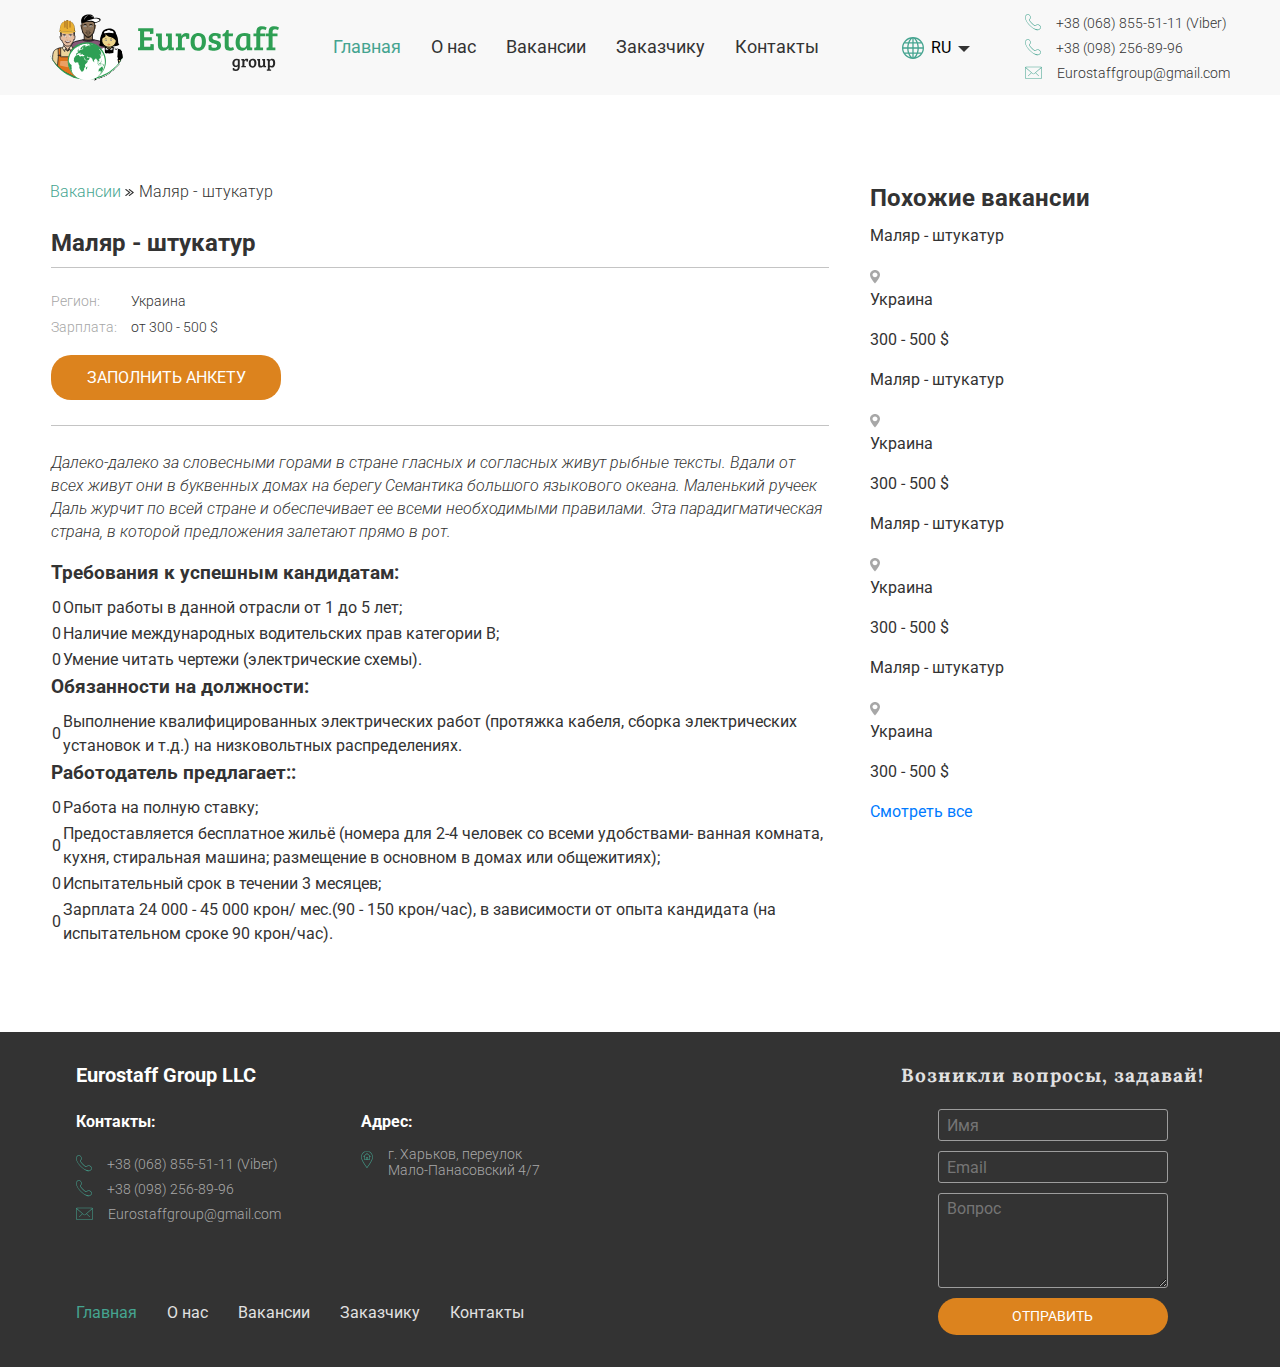
<file: eurostaff/vacancy.html>
<!DOCTYPE html>
<html>
  <head>
    <title>Eurostaff | Маляр - штукатур</title>
    <meta charset="utf-8">
    <meta name="viewport" content="width=device-width, initial-scale=1.0, maximum-scale=1">
    <link href="https://fonts.googleapis.com/css?family=Lora:700&amp;amp;subset=cyrillic" rel="stylesheet">
    <link href="https://fonts.googleapis.com/css?family=Roboto:400,400i,500,500i,700,700i&amp;amp;subset=cyrillic" rel="stylesheet">
    <link rel="stylesheet" href="https://use.fontawesome.com/releases/v5.5.0/css/all.css" integrity="sha384-B4dIYHKNBt8Bc12p+WXckhzcICo0wtJAoU8YZTY5qE0Id1GSseTk6S+L3BlXeVIU" crossorigin="anonymous">
    <link rel="stylesheet" href="css/style.css">
  </head>
  <body>
    <div class="contacts-wrapper fullscreen-background" id="contacts-popup">
      <div class="contacts"> 
        <div class="contacts-close"> <i class="fas fa-times"></i></div>
        <div class="contacts-content"> 
          <div class="contacts-content-border"> </div>
          <h1 class="contacts-content-title">Контакты</h1>
          <h2 class="contacts-content-company">Eurostaff Group LLC</h2>
          <div class="contacts-content-icons"> <a href="https://www.facebook.com/" target="_blank"><i class="fab fa-facebook"></i></a><a href="https://www.instagram.com" target="_blank"><i class="fab fa-instagram"></i></a></div>
          <div class="contacts-content-info-wrap">
            <div class="contacts-content-info"> 
              <div class="contacts-content-info-left"> 
                <p>Контакты:</p>
              </div>
              <div class="contacts-content-info-right">
                <div class="contacts-content-info-item"><img src="./img/icons/phone.svg" alt="call"><a>+38 (068) 855-51-11 (Viber) </a></div>
                <div class="contacts-content-info-item"><img src="./img/icons/phone.svg" alt="call"><a href="tel:+380982568996">+38 (098) 256-89-96</a></div>
                <div class="contacts-content-info-item"> <img src="./img/icons/mail.svg" alt="call"><a href="mailto:Eurostaffgroup@gmail.com">Eurostaffgroup@gmail.com</a></div>
              </div>
            </div>
            <div class="contacts-content-info"> 
              <div class="contacts-content-info-left"> 
                <p>Адрес:</p>
              </div>
              <div class="contacts-content-info-right">
                <div class="contacts-content-info-item"><img src="./img/icons/location.svg" alt="call"><a>г. Харьков, переулок Мало-Панасовский 4/7</a></div>
              </div>
            </div>
          </div>
          <div class="contacts-content-form-wrapper">
            <h3 class="contacts-content-form-title">Возникли вопросы, задавай!</h3>
            <form id="contacts-content-form">
              <input class="footer-content-right-field" name="name" type="text" placeholder="Имя">
              <input class="footer-content-right-field" type="text" placeholder="Email">
              <textarea name="question" placeholder="Вопрос"></textarea>
              <button class="global-btn global-btn-orange" type="submit">Отправить</button>
            </form>
          </div>
        </div>
      </div>
    </div>
    <header>
      <div class="wrapper header-wrap">
        <div class="header-logo"> <a href="index.html"><img src="./img/logo.svg" alt="logo"></a></div>
        <nav class="header-menu">
          <ul class="header-menu-list">
            <li class="header-menu-list-link"><a href="index.html">Главная</a></li>
            <li class="header-menu-list-link"><a href="about.html">О&nbsp;нас</a></li>
            <li class="header-menu-list-link"><a href="vacancies.html">Вакансии</a></li>
            <li class="header-menu-list-link"><a href="customers.html">Заказчику</a></li>
            <li class="header-menu-list-link"> <a class="contacts-menu-link">Контакты </a></li>
          </ul>
        </nav>
        <div class="header-langs"> <img src="./img/icons/earth.svg" alt="langs">
          <select class="header-langs-select">
            <option value="RU">RU</option>
            <option value="EN">EN </option>
          </select>
        </div>
        <div class="header-contacts"> 
          <div class="header-contacts-item"><img src="./img/icons/phone.svg" alt="call"><a>+38 (068) 855-51-11 (Viber)</a></div>
          <div class="header-contacts-item"><img src="./img/icons/phone.svg" alt="call"><a href="tel:+380982568996">+38 (098) 256-89-96</a></div>
          <div class="header-contacts-item"> <img src="./img/icons/mail.svg" alt="call"><a href="mailto:Eurostaffgroup@gmail.com">Eurostaffgroup@gmail.com</a></div>
        </div>
      </div>
    </header>
    <div class="header-mobile"> 
      <div class="header-langs"> <img src="./img/icons/earth.svg" alt="langs">
        <select class="header-langs-select">
          <option value="RU">RU</option>
          <option value="EN">EN </option>
        </select>
      </div>
      <div class="header-logo"> <a href="index.html"><img src="./img/logo.svg" alt="logo"></a></div>
      <div class="header-langs"> <i class="fas fa-bars"></i></div>
      <div class="header-mobile-menu">
        <div class="header-mobile-close"><i class="fas fa-times"></i></div>
        <div class="header-mobile-links"><a class="header-mobile-links-item" href="index.html">Главная</a><a class="header-mobile-links-item" href="about.html">О&nbsp;нас</a><a class="header-mobile-links-item" href="vacancies.html">Вакансии</a><a class="header-mobile-links-item" href="customers.html">Заказчику</a><a class="header-mobile-links-item contacts-menu-link">Контакты </a></div>
        <div class="header-mobile-social"><a href="https://www.facebook.com/" target="_blank"><i class="fab fa-facebook"></i></a><a href="https://www.instagram.com" target="_blank"><i class="fab fa-instagram"></i></a></div>
      </div>
    </div>
    <div class="vacancy wrapper"> 
      <div class="vacancy-left">
        <div class="vacancy-nav"> <a class="vacancy-nav-link vacancy-nav-link-active" href="#">Вакансии</a><img class="vacancy-nav-arrows" src="./img/vacancy/right-arrow2.svg" alt="arrows"><a class="vacancy-nav-link">Маляр - штукатур</a></div>
        <div class="vacancy-content"> 
          <h2 class="vacancy-content-title">Маляр - штукатур</h2>
          <div class="vacancy-content-info"> 
            <div class="vacancy-content-row"> 
              <p class="vacancy-content-row-left">Регион: </p>
              <p class="vacancy-content-row-right">Украина</p>
            </div>
            <div class="vacancy-content-row"> 
              <p class="vacancy-content-row-left">Зарплата: </p>
              <p class="vacancy-content-row-right">от 300 - 500 $</p>
            </div><a class="global-btn global-btn-orange show-popup-form">Заполнить анкету</a>
          </div>
          <p class="vacancy-content-text">
            Далеко-далеко за словесными горами в стране гласных и согласных живут рыбные тексты. 
            Вдали от всех живут они в буквенных домах на берегу Семантика большого языкового океана. 
            Маленький ручеек Даль журчит по всей стране и обеспечивает ее всеми необходимыми правилами. 
            Эта парадигматическая страна, в которой предложения залетают прямо в рот. 
          </p>
          <div class="vacancy-content-paragraph">
            <h3 class="vacancy-paragraph-title">Требования к успешным кандидатам:</h3>
            <table class="vacancy-content-table">
                  <tr class="vacancy-paragraph-row">
                    <td class="vacancy-paragraph-row-left">0</td>
                    <td class="vacancy-paragraph-row-right">Опыт работы в данной отрасли от 1 до 5 лет;</td>
                  </tr>
                  <tr class="vacancy-paragraph-row">
                    <td class="vacancy-paragraph-row-left">0</td>
                    <td class="vacancy-paragraph-row-right">Наличие международных водительских прав категории В;</td>
                  </tr>
                  <tr class="vacancy-paragraph-row">
                    <td class="vacancy-paragraph-row-left">0</td>
                    <td class="vacancy-paragraph-row-right">Умение читать чертежи (электрические схемы).</td>
                  </tr>
            </table>
          </div>
          <div class="vacancy-content-paragraph">
            <h3 class="vacancy-paragraph-title">Обязанности на должности:</h3>
            <table class="vacancy-content-table">
                  <tr class="vacancy-paragraph-row">
                    <td class="vacancy-paragraph-row-left">0</td>
                    <td class="vacancy-paragraph-row-right">Выполнение квалифицированных электрических работ (протяжка кабеля, сборка электрических установок и т.д.) на низковольтных распределениях.</td>
                  </tr>
            </table>
          </div>
          <div class="vacancy-content-paragraph">
            <h3 class="vacancy-paragraph-title">Работодатель предлагает::</h3>
            <table class="vacancy-content-table">
                  <tr class="vacancy-paragraph-row">
                    <td class="vacancy-paragraph-row-left">0</td>
                    <td class="vacancy-paragraph-row-right">Работа на полную ставку;</td>
                  </tr>
                  <tr class="vacancy-paragraph-row">
                    <td class="vacancy-paragraph-row-left">0</td>
                    <td class="vacancy-paragraph-row-right">Предоставляется бесплатное жильё (номера для 2-4 человек со всеми удобствами- ванная комната, кухня, стиральная машина; размещение в основном в домах или общежитиях);</td>
                  </tr>
                  <tr class="vacancy-paragraph-row">
                    <td class="vacancy-paragraph-row-left">0</td>
                    <td class="vacancy-paragraph-row-right">Испытательный срок в течении 3 месяцев;</td>
                  </tr>
                  <tr class="vacancy-paragraph-row">
                    <td class="vacancy-paragraph-row-left">0</td>
                    <td class="vacancy-paragraph-row-right">Зарплата 24 000 - 45 000 крон/ мес.(90 - 150 крон/час), в зависимости от опыта кандидата (на испытательном сроке 90 крон/час).</td>
                  </tr>
            </table>
          </div>
        </div>
      </div>
      <div class="vacancy-right">
        <div class="vacancy-right-wrapper"> 
          <h2 class="vacancy-right-title">Похожие вакансии</h2>
          <table class="vacancy-right-table">
                    <div class="vacancy-right-job">
                      <p class="vacancy-right-job-title">Маляр - штукатур</p>
                      <div class="vacancy-right-job-info"> 
                        <div class="vacancy-right-job-info-left"> <img src="./img/vacancies/location-grey.svg" alt="location">
                          <p>Украина</p>
                        </div>
                        <p class="vacancy-right-job-info-right">300 - 500 $</p>
                      </div>
                    </div>
                    <div class="vacancy-right-job">
                      <p class="vacancy-right-job-title">Маляр - штукатур</p>
                      <div class="vacancy-right-job-info"> 
                        <div class="vacancy-right-job-info-left"> <img src="./img/vacancies/location-grey.svg" alt="location">
                          <p>Украина</p>
                        </div>
                        <p class="vacancy-right-job-info-right">300 - 500 $</p>
                      </div>
                    </div>
                    <div class="vacancy-right-job">
                      <p class="vacancy-right-job-title">Маляр - штукатур</p>
                      <div class="vacancy-right-job-info"> 
                        <div class="vacancy-right-job-info-left"> <img src="./img/vacancies/location-grey.svg" alt="location">
                          <p>Украина</p>
                        </div>
                        <p class="vacancy-right-job-info-right">300 - 500 $</p>
                      </div>
                    </div>
                    <div class="vacancy-right-job">
                      <p class="vacancy-right-job-title">Маляр - штукатур</p>
                      <div class="vacancy-right-job-info"> 
                        <div class="vacancy-right-job-info-left"> <img src="./img/vacancies/location-grey.svg" alt="location">
                          <p>Украина</p>
                        </div>
                        <p class="vacancy-right-job-info-right">300 - 500 $</p>
                      </div>
                    </div>
          </table><a class="vacancy-right-job-link" href="vacancies.html">Смотреть все </a>
        </div>
      </div>
    </div><a id="gotop" href="#" onclick="top.goTop(); return false;" class="scrollTop"></a>
    <div class="footer">
      <div class="footer-content wrapper">
        <div class="footer-content-left"> 
          <h3 class="footer-content-left-title">Eurostaff Group LLC</h3>
          <div class="footer-contacts-wrap">
            <div class="footer-contacts">
              <p class="footer-contacts-title">Контакты:</p>
              <div class="footer-contacts-item"><img src="./img/icons/phone.svg" alt="call"><a>+38 (068) 855-51-11 (Viber)</a></div>
              <div class="footer-contacts-item"><img src="./img/icons/phone.svg" alt="call"><a href="tel:+380982568996">+38 (098) 256-89-96</a></div>
              <div class="footer-contacts-item"> <img src="./img/icons/mail.svg" alt="call"><a href="mailto:Eurostaffgroup@gmail.com">Eurostaffgroup@gmail.com</a></div>
            </div>
            <div class="footer-contacts footer-address">
              <p class="footer-contacts-title">Адрес:</p>
              <div class="footer-contacts-item"><img src="./img/icons/location.svg" alt="call"><a>г. Харьков, переулок <br /> Мало-Панасовский 4/7</a></div>
            </div>
          </div>
          <div class="footer-icons"><a href="https://www.facebook.com/" target="_blank"><i class="fab fa-facebook"></i></a><a href="https://www.instagram.com" target="_blank"><i class="fab fa-instagram"></i></a></div>
          <nav class="footer-menu">
            <ul class="footer-menu-list">
              <li class="footer-menu-list-link"><a href="index.html">Главная</a></li>
              <li class="footer-menu-list-link"><a href="about.html">О&nbsp;нас</a></li>
              <li class="footer-menu-list-link"><a href="vacancies.html">Вакансии</a></li>
              <li class="footer-menu-list-link"> <a href="customers.html">Заказчику</a></li>
              <li class="footer-menu-list-link"> <a class="contacts-menu-link">Контакты </a></li>
            </ul>
          </nav>
        </div>
        <div class="footer-content-right">
          <h3 class="footer-content-right-title">Возникли вопросы, задавай!</h3>
          <form id="footer-content-form">
            <input class="footer-content-right-field" name="name" type="text" placeholder="Имя">
            <input class="footer-content-right-field" type="text" placeholder="Email">
            <textarea name="question" placeholder="Вопрос"></textarea>
            <button class="global-btn global-btn-orange" type="submit">Отправить</button>
          </form>
        </div>
      </div>
    </div>
    <div id="form-popup"> 
      <div class="contacts"> 
        <div class="contacts-close"> <i class="fas fa-times"></i></div>
        <div class="contacts-content">
          <div class="contacts-content-border"> </div>
          <h1 class="form-title">Заполнить анкету</h1>
        </div>
        <form class="form-content">
              <div class="input-wrapper"> 
                <div class="input-left"> 
                  <p class="input-left-name">Имя</p><span class="star star-orange">*</span>
                </div>
                <div class="input-right">
                  <input type="text" placeholder="">
                </div>
              </div>
              <div class="input-wrapper"> 
                <div class="input-left"> 
                  <p class="input-left-name">Фамилия</p><span class="star star-orange">*</span>
                </div>
                <div class="input-right">
                  <input type="text" placeholder="">
                </div>
              </div>
              <div class="input-wrapper"> 
                <div class="input-left"> 
                  <p class="input-left-name">Дата рождения</p><span class="star star-orange">*</span>
                </div>
                <div class="input-right">
                  <input class="empty-calendar" type="date" id="calendar-input">
                </div>
              </div>
              <div class="input-wrapper"> 
                <div class="input-left"> 
                  <p class="input-left-name">Гражданство</p><span class="star star-orange">*</span>
                </div>
                <div class="input-right">
                  <input type="text" placeholder="">
                </div>
              </div>
              <div class="input-wrapper"> 
                <div class="input-left"> 
                  <p class="input-left-name">Город проживания</p><span class="star star-hide">*</span>
                </div>
                <div class="input-right">
                  <input type="text" placeholder="">
                </div>
              </div>
              <div class="input-wrapper"> 
                <div class="input-left"> 
                  <p class="input-left-name">Желаемый вид деятельности</p><span class="star star-orange">*</span>
                </div>
                <div class="input-right">
                  <input type="text" placeholder="">
                </div>
              </div>
              <div class="input-wrapper"> 
                <div class="input-left"> 
                  <p class="input-left-name">Желаемая ЗП в $</p><span class="star star-hide">*</span>
                </div>
                <div class="input-right">
                  <input type="text" placeholder="">
                </div>
              </div>
              <div class="input-wrapper"> 
                <div class="input-left"> 
                  <p class="input-left-name">Знание иностранного языка</p><span class="star star-orange">*</span>
                </div>
                <div class="input-right">
                  <input type="text" placeholder="">
                </div>
              </div>
              <div class="input-wrapper"> 
                <div class="input-left"> 
                  <p class="input-left-name">Биометрический паспотр:</p><span class="star star-orange">*</span>
                </div>
                <div class="input-right">
                  <div class="checkboxs-wrapper">
                    <label class="checkbox-wrap">Да
                      <input type="radio" name="passport"><span class="checkmark checkbox-orange"></span>
                    </label>
                    <label class="checkbox-wrap">Нет
                      <input type="radio" name="passport"><span class="checkmark checkbox-orange"></span>
                    </label>
                  </div>
                </div>
              </div>
              <div class="input-wrapper"> 
                <div class="input-left"> 
                  <p class="input-left-name">Номер телефона</p><span class="star star-orange">*</span>
                </div>
                <div class="input-right">
                  <input type="text" placeholder="+38 (___) ___-__-__">
                </div>
              </div>
              <div class="input-wrapper"> 
                <div class="input-left"> 
                  <p class="input-left-name">Email</p><span class="star star-hide">*</span>
                </div>
                <div class="input-right">
                  <input type="text" placeholder="">
                </div>
              </div>
          <div class="form-required"> 
            <div class="form-required-star form-required-star-orange">*</div>
            <div class="form-required-text">- Обязательные поля</div>
          </div>
          <button class="global-btn global-btn-orange form-submit-btn" type="submit">отправить</button>
        </form>
      </div>
    </div>
    <script src="js/jquery.js"></script>
    <script src="js/app.js"></script>
  </body>
</html>
</file>
<file: eurostaff/css/style.css>
html{line-height:1.15;-webkit-text-size-adjust:100%}html body{margin:0}html main{display:block}html h1{font-size:2em;margin:0.67em 0}html hr{-webkit-box-sizing:content-box;box-sizing:content-box;height:0;overflow:visible}html pre{font-family:monospace,monospace;font-size:1em}html a{background-color:transparent}html abbr[title]{border-bottom:none;text-decoration:underline;text-decoration:underline dotted}html b,html strong{font-weight:bolder}html code,html kbd,html samp{font-family:monospace,monospace;font-size:1em}html small{font-size:80%}html sub,html sup{font-size:75%;line-height:0;position:relative;vertical-align:baseline}html sub{bottom:-0.25em}html sup{top:-0.5em}html img{border-style:none}html button,html input,html optgroup,html select,html textarea{font-family:inherit;font-size:100%;line-height:1.15;margin:0}html button,html input{overflow:visible}html button,html select{text-transform:none}html button,html [type="button"],html [type="reset"],html [type="submit"]{-webkit-appearance:button}html button::-moz-focus-inner,html [type="button"]::-moz-focus-inner,html [type="reset"]::-moz-focus-inner,html [type="submit"]::-moz-focus-inner{border-style:none;padding:0}html button:-moz-focusring,html [type="button"]:-moz-focusring,html [type="reset"]:-moz-focusring,html [type="submit"]:-moz-focusring{outline:1px dotted}html fieldset{padding:0.35em 0.75em 0.625em}html legend{-webkit-box-sizing:border-box;box-sizing:border-box;color:inherit;display:table;max-width:100%;padding:0;white-space:normal}html progress{vertical-align:baseline}html textarea{overflow:auto}html [type="checkbox"],html [type="radio"]{-webkit-box-sizing:border-box;box-sizing:border-box;padding:0}html [type="number"]::-webkit-inner-spin-button,html [type="number"]::-webkit-outer-spin-button{height:auto}html [type="search"]{-webkit-appearance:textfield;outline-offset:-2px}html [type="search"]::-webkit-search-decoration{-webkit-appearance:none}html ::-webkit-file-upload-button{-webkit-appearance:button;font:inherit}html details{display:block}html summary{display:list-item}html template{display:none}html [hidden]{display:none}*,*::before,*::after{-webkit-box-sizing:border-box;box-sizing:border-box}html{font-family:sans-serif;line-height:1.15;-webkit-text-size-adjust:100%;-ms-text-size-adjust:100%;-ms-overflow-style:scrollbar;-webkit-tap-highlight-color:transparent}@-ms-viewport{width:device-width}article,aside,dialog,figcaption,figure,footer,header,hgroup,main,nav,section{display:block}body{margin:0;font-family:-apple-system,BlinkMacSystemFont,"Segoe UI",Roboto,"Helvetica Neue",Arial,sans-serif,"Apple Color Emoji","Segoe UI Emoji","Segoe UI Symbol";font-size:1rem;font-weight:400;line-height:1.5;color:#212529;text-align:left;background-color:#fff}[tabindex="-1"]:focus{outline:0 !important}hr{-webkit-box-sizing:content-box;box-sizing:content-box;height:0;overflow:visible}h1,h2,h3,h4,h5,h6{margin-top:0;margin-bottom:.5rem}p{margin-top:0;margin-bottom:1rem}abbr[title],abbr[data-original-title]{text-decoration:underline;text-decoration:underline dotted;cursor:help;border-bottom:0}address{margin-bottom:1rem;font-style:normal;line-height:inherit}ol,ul,dl{margin-top:0;margin-bottom:1rem}ol ol,ul ul,ol ul,ul ol{margin-bottom:0}dt{font-weight:700}dd{margin-bottom:.5rem;margin-left:0}blockquote{margin:0 0 1rem}dfn{font-style:italic}b,strong{font-weight:bolder}small{font-size:80%}sub,sup{position:relative;font-size:75%;line-height:0;vertical-align:baseline}sub{bottom:-.25em}sup{top:-.5em}a{color:#007bff;text-decoration:none;background-color:transparent;-webkit-text-decoration-skip:objects}a:hover{color:#0056b3;text-decoration:underline}a:not([href]):not([tabindex]){color:inherit;text-decoration:none}a:not([href]):not([tabindex]):hover,a:not([href]):not([tabindex]):focus{color:inherit;text-decoration:none}a:not([href]):not([tabindex]):focus{outline:0}pre,code,kbd,samp{font-family:monospace, monospace;font-size:1em}pre{margin-top:0;margin-bottom:1rem;overflow:auto;-ms-overflow-style:scrollbar}figure{margin:0 0 1rem}img{vertical-align:middle;border-style:none}svg:not(:root){overflow:hidden}table{border-collapse:collapse}caption{padding-top:.75rem;padding-bottom:.75rem;color:#6c757d;text-align:left;caption-side:bottom}th{text-align:inherit}label{display:inline-block;margin-bottom:.5rem}button{-webkit-border-radius:0;border-radius:0}button:focus{outline:1px dotted;outline:5px auto -webkit-focus-ring-color}input,button,select,optgroup,textarea{margin:0;font-family:inherit;font-size:inherit;line-height:inherit}button,input{overflow:visible}button,select{text-transform:none}button,html [type="button"],[type="reset"],[type="submit"]{-webkit-appearance:button}button::-moz-focus-inner,[type="button"]::-moz-focus-inner,[type="reset"]::-moz-focus-inner,[type="submit"]::-moz-focus-inner{padding:0;border-style:none}input[type="radio"],input[type="checkbox"]{-webkit-box-sizing:border-box;box-sizing:border-box;padding:0}input[type="date"],input[type="time"],input[type="datetime-local"],input[type="month"]{-webkit-appearance:listbox}textarea{overflow:auto;resize:vertical}fieldset{min-width:0;padding:0;margin:0;border:0}legend{display:block;width:100%;max-width:100%;padding:0;margin-bottom:.5rem;font-size:1.5rem;line-height:inherit;color:inherit;white-space:normal}progress{vertical-align:baseline}[type="number"]::-webkit-inner-spin-button,[type="number"]::-webkit-outer-spin-button{height:auto}[type="search"]{outline-offset:-2px;-webkit-appearance:none}[type="search"]::-webkit-search-cancel-button,[type="search"]::-webkit-search-decoration{-webkit-appearance:none}::-webkit-file-upload-button{font:inherit;-webkit-appearance:button}output{display:inline-block}summary{display:list-item;cursor:pointer}template{display:none}[hidden]{display:none !important}.container{width:100%;padding-right:15px;padding-left:15px;margin-right:auto;margin-left:auto}@media (min-width: 576px){.container{max-width:540px}}@media (min-width: 768px){.container{max-width:720px}}@media (min-width: 992px){.container{max-width:960px}}@media (min-width: 1200px){.container{max-width:1140px}}.container-fluid{width:100%;padding-right:15px;padding-left:15px;margin-right:auto;margin-left:auto}.row{display:-webkit-box;display:-webkit-flex;display:-ms-flexbox;display:flex;-webkit-flex-wrap:wrap;-ms-flex-wrap:wrap;flex-wrap:wrap;margin-right:-15px;margin-left:-15px}.no-gutters{margin-right:0;margin-left:0}.no-gutters>.col,.no-gutters>[class*="col-"]{padding-right:0;padding-left:0}.col-1,.col-2,.col-3,.col-4,.col-5,.col-6,.col-7,.col-8,.col-9,.col-10,.col-11,.col-12,.col,.col-auto,.col-sm-1,.col-sm-2,.col-sm-3,.col-sm-4,.col-sm-5,.col-sm-6,.col-sm-7,.col-sm-8,.col-sm-9,.col-sm-10,.col-sm-11,.col-sm-12,.col-sm,.col-sm-auto,.col-md-1,.col-md-2,.col-md-3,.col-md-4,.col-md-5,.col-md-6,.col-md-7,.col-md-8,.col-md-9,.col-md-10,.col-md-11,.col-md-12,.col-md,.col-md-auto,.col-lg-1,.col-lg-2,.col-lg-3,.col-lg-4,.col-lg-5,.col-lg-6,.col-lg-7,.col-lg-8,.col-lg-9,.col-lg-10,.col-lg-11,.col-lg-12,.col-lg,.col-lg-auto,.col-xl-1,.col-xl-2,.col-xl-3,.col-xl-4,.col-xl-5,.col-xl-6,.col-xl-7,.col-xl-8,.col-xl-9,.col-xl-10,.col-xl-11,.col-xl-12,.col-xl,.col-xl-auto{position:relative;width:100%;min-height:1px;padding-right:15px;padding-left:15px}.col{-webkit-flex-basis:0;-ms-flex-preferred-size:0;flex-basis:0;-webkit-box-flex:1;-webkit-flex-grow:1;-ms-flex-positive:1;flex-grow:1;max-width:100%}.col-auto{-webkit-box-flex:0;-webkit-flex:0 0 auto;-ms-flex:0 0 auto;flex:0 0 auto;width:auto;max-width:none}.col-1{-webkit-box-flex:0;-webkit-flex:0 0 8.33333%;-ms-flex:0 0 8.33333%;flex:0 0 8.33333%;max-width:8.33333%}.col-2{-webkit-box-flex:0;-webkit-flex:0 0 16.66667%;-ms-flex:0 0 16.66667%;flex:0 0 16.66667%;max-width:16.66667%}.col-3{-webkit-box-flex:0;-webkit-flex:0 0 25%;-ms-flex:0 0 25%;flex:0 0 25%;max-width:25%}.col-4{-webkit-box-flex:0;-webkit-flex:0 0 33.33333%;-ms-flex:0 0 33.33333%;flex:0 0 33.33333%;max-width:33.33333%}.col-5{-webkit-box-flex:0;-webkit-flex:0 0 41.66667%;-ms-flex:0 0 41.66667%;flex:0 0 41.66667%;max-width:41.66667%}.col-6{-webkit-box-flex:0;-webkit-flex:0 0 50%;-ms-flex:0 0 50%;flex:0 0 50%;max-width:50%}.col-7{-webkit-box-flex:0;-webkit-flex:0 0 58.33333%;-ms-flex:0 0 58.33333%;flex:0 0 58.33333%;max-width:58.33333%}.col-8{-webkit-box-flex:0;-webkit-flex:0 0 66.66667%;-ms-flex:0 0 66.66667%;flex:0 0 66.66667%;max-width:66.66667%}.col-9{-webkit-box-flex:0;-webkit-flex:0 0 75%;-ms-flex:0 0 75%;flex:0 0 75%;max-width:75%}.col-10{-webkit-box-flex:0;-webkit-flex:0 0 83.33333%;-ms-flex:0 0 83.33333%;flex:0 0 83.33333%;max-width:83.33333%}.col-11{-webkit-box-flex:0;-webkit-flex:0 0 91.66667%;-ms-flex:0 0 91.66667%;flex:0 0 91.66667%;max-width:91.66667%}.col-12{-webkit-box-flex:0;-webkit-flex:0 0 100%;-ms-flex:0 0 100%;flex:0 0 100%;max-width:100%}.order-first{-webkit-box-ordinal-group:0;-webkit-order:-1;-ms-flex-order:-1;order:-1}.order-last{-webkit-box-ordinal-group:14;-webkit-order:13;-ms-flex-order:13;order:13}.order-0{-webkit-box-ordinal-group:1;-webkit-order:0;-ms-flex-order:0;order:0}.order-1{-webkit-box-ordinal-group:2;-webkit-order:1;-ms-flex-order:1;order:1}.order-2{-webkit-box-ordinal-group:3;-webkit-order:2;-ms-flex-order:2;order:2}.order-3{-webkit-box-ordinal-group:4;-webkit-order:3;-ms-flex-order:3;order:3}.order-4{-webkit-box-ordinal-group:5;-webkit-order:4;-ms-flex-order:4;order:4}.order-5{-webkit-box-ordinal-group:6;-webkit-order:5;-ms-flex-order:5;order:5}.order-6{-webkit-box-ordinal-group:7;-webkit-order:6;-ms-flex-order:6;order:6}.order-7{-webkit-box-ordinal-group:8;-webkit-order:7;-ms-flex-order:7;order:7}.order-8{-webkit-box-ordinal-group:9;-webkit-order:8;-ms-flex-order:8;order:8}.order-9{-webkit-box-ordinal-group:10;-webkit-order:9;-ms-flex-order:9;order:9}.order-10{-webkit-box-ordinal-group:11;-webkit-order:10;-ms-flex-order:10;order:10}.order-11{-webkit-box-ordinal-group:12;-webkit-order:11;-ms-flex-order:11;order:11}.order-12{-webkit-box-ordinal-group:13;-webkit-order:12;-ms-flex-order:12;order:12}.offset-1{margin-left:8.33333%}.offset-2{margin-left:16.66667%}.offset-3{margin-left:25%}.offset-4{margin-left:33.33333%}.offset-5{margin-left:41.66667%}.offset-6{margin-left:50%}.offset-7{margin-left:58.33333%}.offset-8{margin-left:66.66667%}.offset-9{margin-left:75%}.offset-10{margin-left:83.33333%}.offset-11{margin-left:91.66667%}@media (min-width: 576px){.col-sm{-webkit-flex-basis:0;-ms-flex-preferred-size:0;flex-basis:0;-webkit-box-flex:1;-webkit-flex-grow:1;-ms-flex-positive:1;flex-grow:1;max-width:100%}.col-sm-auto{-webkit-box-flex:0;-webkit-flex:0 0 auto;-ms-flex:0 0 auto;flex:0 0 auto;width:auto;max-width:none}.col-sm-1{-webkit-box-flex:0;-webkit-flex:0 0 8.33333%;-ms-flex:0 0 8.33333%;flex:0 0 8.33333%;max-width:8.33333%}.col-sm-2{-webkit-box-flex:0;-webkit-flex:0 0 16.66667%;-ms-flex:0 0 16.66667%;flex:0 0 16.66667%;max-width:16.66667%}.col-sm-3{-webkit-box-flex:0;-webkit-flex:0 0 25%;-ms-flex:0 0 25%;flex:0 0 25%;max-width:25%}.col-sm-4{-webkit-box-flex:0;-webkit-flex:0 0 33.33333%;-ms-flex:0 0 33.33333%;flex:0 0 33.33333%;max-width:33.33333%}.col-sm-5{-webkit-box-flex:0;-webkit-flex:0 0 41.66667%;-ms-flex:0 0 41.66667%;flex:0 0 41.66667%;max-width:41.66667%}.col-sm-6{-webkit-box-flex:0;-webkit-flex:0 0 50%;-ms-flex:0 0 50%;flex:0 0 50%;max-width:50%}.col-sm-7{-webkit-box-flex:0;-webkit-flex:0 0 58.33333%;-ms-flex:0 0 58.33333%;flex:0 0 58.33333%;max-width:58.33333%}.col-sm-8{-webkit-box-flex:0;-webkit-flex:0 0 66.66667%;-ms-flex:0 0 66.66667%;flex:0 0 66.66667%;max-width:66.66667%}.col-sm-9{-webkit-box-flex:0;-webkit-flex:0 0 75%;-ms-flex:0 0 75%;flex:0 0 75%;max-width:75%}.col-sm-10{-webkit-box-flex:0;-webkit-flex:0 0 83.33333%;-ms-flex:0 0 83.33333%;flex:0 0 83.33333%;max-width:83.33333%}.col-sm-11{-webkit-box-flex:0;-webkit-flex:0 0 91.66667%;-ms-flex:0 0 91.66667%;flex:0 0 91.66667%;max-width:91.66667%}.col-sm-12{-webkit-box-flex:0;-webkit-flex:0 0 100%;-ms-flex:0 0 100%;flex:0 0 100%;max-width:100%}.order-sm-first{-webkit-box-ordinal-group:0;-webkit-order:-1;-ms-flex-order:-1;order:-1}.order-sm-last{-webkit-box-ordinal-group:14;-webkit-order:13;-ms-flex-order:13;order:13}.order-sm-0{-webkit-box-ordinal-group:1;-webkit-order:0;-ms-flex-order:0;order:0}.order-sm-1{-webkit-box-ordinal-group:2;-webkit-order:1;-ms-flex-order:1;order:1}.order-sm-2{-webkit-box-ordinal-group:3;-webkit-order:2;-ms-flex-order:2;order:2}.order-sm-3{-webkit-box-ordinal-group:4;-webkit-order:3;-ms-flex-order:3;order:3}.order-sm-4{-webkit-box-ordinal-group:5;-webkit-order:4;-ms-flex-order:4;order:4}.order-sm-5{-webkit-box-ordinal-group:6;-webkit-order:5;-ms-flex-order:5;order:5}.order-sm-6{-webkit-box-ordinal-group:7;-webkit-order:6;-ms-flex-order:6;order:6}.order-sm-7{-webkit-box-ordinal-group:8;-webkit-order:7;-ms-flex-order:7;order:7}.order-sm-8{-webkit-box-ordinal-group:9;-webkit-order:8;-ms-flex-order:8;order:8}.order-sm-9{-webkit-box-ordinal-group:10;-webkit-order:9;-ms-flex-order:9;order:9}.order-sm-10{-webkit-box-ordinal-group:11;-webkit-order:10;-ms-flex-order:10;order:10}.order-sm-11{-webkit-box-ordinal-group:12;-webkit-order:11;-ms-flex-order:11;order:11}.order-sm-12{-webkit-box-ordinal-group:13;-webkit-order:12;-ms-flex-order:12;order:12}.offset-sm-0{margin-left:0}.offset-sm-1{margin-left:8.33333%}.offset-sm-2{margin-left:16.66667%}.offset-sm-3{margin-left:25%}.offset-sm-4{margin-left:33.33333%}.offset-sm-5{margin-left:41.66667%}.offset-sm-6{margin-left:50%}.offset-sm-7{margin-left:58.33333%}.offset-sm-8{margin-left:66.66667%}.offset-sm-9{margin-left:75%}.offset-sm-10{margin-left:83.33333%}.offset-sm-11{margin-left:91.66667%}}@media (min-width: 768px){.col-md{-webkit-flex-basis:0;-ms-flex-preferred-size:0;flex-basis:0;-webkit-box-flex:1;-webkit-flex-grow:1;-ms-flex-positive:1;flex-grow:1;max-width:100%}.col-md-auto{-webkit-box-flex:0;-webkit-flex:0 0 auto;-ms-flex:0 0 auto;flex:0 0 auto;width:auto;max-width:none}.col-md-1{-webkit-box-flex:0;-webkit-flex:0 0 8.33333%;-ms-flex:0 0 8.33333%;flex:0 0 8.33333%;max-width:8.33333%}.col-md-2{-webkit-box-flex:0;-webkit-flex:0 0 16.66667%;-ms-flex:0 0 16.66667%;flex:0 0 16.66667%;max-width:16.66667%}.col-md-3{-webkit-box-flex:0;-webkit-flex:0 0 25%;-ms-flex:0 0 25%;flex:0 0 25%;max-width:25%}.col-md-4{-webkit-box-flex:0;-webkit-flex:0 0 33.33333%;-ms-flex:0 0 33.33333%;flex:0 0 33.33333%;max-width:33.33333%}.col-md-5{-webkit-box-flex:0;-webkit-flex:0 0 41.66667%;-ms-flex:0 0 41.66667%;flex:0 0 41.66667%;max-width:41.66667%}.col-md-6{-webkit-box-flex:0;-webkit-flex:0 0 50%;-ms-flex:0 0 50%;flex:0 0 50%;max-width:50%}.col-md-7{-webkit-box-flex:0;-webkit-flex:0 0 58.33333%;-ms-flex:0 0 58.33333%;flex:0 0 58.33333%;max-width:58.33333%}.col-md-8{-webkit-box-flex:0;-webkit-flex:0 0 66.66667%;-ms-flex:0 0 66.66667%;flex:0 0 66.66667%;max-width:66.66667%}.col-md-9{-webkit-box-flex:0;-webkit-flex:0 0 75%;-ms-flex:0 0 75%;flex:0 0 75%;max-width:75%}.col-md-10{-webkit-box-flex:0;-webkit-flex:0 0 83.33333%;-ms-flex:0 0 83.33333%;flex:0 0 83.33333%;max-width:83.33333%}.col-md-11{-webkit-box-flex:0;-webkit-flex:0 0 91.66667%;-ms-flex:0 0 91.66667%;flex:0 0 91.66667%;max-width:91.66667%}.col-md-12{-webkit-box-flex:0;-webkit-flex:0 0 100%;-ms-flex:0 0 100%;flex:0 0 100%;max-width:100%}.order-md-first{-webkit-box-ordinal-group:0;-webkit-order:-1;-ms-flex-order:-1;order:-1}.order-md-last{-webkit-box-ordinal-group:14;-webkit-order:13;-ms-flex-order:13;order:13}.order-md-0{-webkit-box-ordinal-group:1;-webkit-order:0;-ms-flex-order:0;order:0}.order-md-1{-webkit-box-ordinal-group:2;-webkit-order:1;-ms-flex-order:1;order:1}.order-md-2{-webkit-box-ordinal-group:3;-webkit-order:2;-ms-flex-order:2;order:2}.order-md-3{-webkit-box-ordinal-group:4;-webkit-order:3;-ms-flex-order:3;order:3}.order-md-4{-webkit-box-ordinal-group:5;-webkit-order:4;-ms-flex-order:4;order:4}.order-md-5{-webkit-box-ordinal-group:6;-webkit-order:5;-ms-flex-order:5;order:5}.order-md-6{-webkit-box-ordinal-group:7;-webkit-order:6;-ms-flex-order:6;order:6}.order-md-7{-webkit-box-ordinal-group:8;-webkit-order:7;-ms-flex-order:7;order:7}.order-md-8{-webkit-box-ordinal-group:9;-webkit-order:8;-ms-flex-order:8;order:8}.order-md-9{-webkit-box-ordinal-group:10;-webkit-order:9;-ms-flex-order:9;order:9}.order-md-10{-webkit-box-ordinal-group:11;-webkit-order:10;-ms-flex-order:10;order:10}.order-md-11{-webkit-box-ordinal-group:12;-webkit-order:11;-ms-flex-order:11;order:11}.order-md-12{-webkit-box-ordinal-group:13;-webkit-order:12;-ms-flex-order:12;order:12}.offset-md-0{margin-left:0}.offset-md-1{margin-left:8.33333%}.offset-md-2{margin-left:16.66667%}.offset-md-3{margin-left:25%}.offset-md-4{margin-left:33.33333%}.offset-md-5{margin-left:41.66667%}.offset-md-6{margin-left:50%}.offset-md-7{margin-left:58.33333%}.offset-md-8{margin-left:66.66667%}.offset-md-9{margin-left:75%}.offset-md-10{margin-left:83.33333%}.offset-md-11{margin-left:91.66667%}}@media (min-width: 992px){.col-lg{-webkit-flex-basis:0;-ms-flex-preferred-size:0;flex-basis:0;-webkit-box-flex:1;-webkit-flex-grow:1;-ms-flex-positive:1;flex-grow:1;max-width:100%}.col-lg-auto{-webkit-box-flex:0;-webkit-flex:0 0 auto;-ms-flex:0 0 auto;flex:0 0 auto;width:auto;max-width:none}.col-lg-1{-webkit-box-flex:0;-webkit-flex:0 0 8.33333%;-ms-flex:0 0 8.33333%;flex:0 0 8.33333%;max-width:8.33333%}.col-lg-2{-webkit-box-flex:0;-webkit-flex:0 0 16.66667%;-ms-flex:0 0 16.66667%;flex:0 0 16.66667%;max-width:16.66667%}.col-lg-3{-webkit-box-flex:0;-webkit-flex:0 0 25%;-ms-flex:0 0 25%;flex:0 0 25%;max-width:25%}.col-lg-4{-webkit-box-flex:0;-webkit-flex:0 0 33.33333%;-ms-flex:0 0 33.33333%;flex:0 0 33.33333%;max-width:33.33333%}.col-lg-5{-webkit-box-flex:0;-webkit-flex:0 0 41.66667%;-ms-flex:0 0 41.66667%;flex:0 0 41.66667%;max-width:41.66667%}.col-lg-6{-webkit-box-flex:0;-webkit-flex:0 0 50%;-ms-flex:0 0 50%;flex:0 0 50%;max-width:50%}.col-lg-7{-webkit-box-flex:0;-webkit-flex:0 0 58.33333%;-ms-flex:0 0 58.33333%;flex:0 0 58.33333%;max-width:58.33333%}.col-lg-8{-webkit-box-flex:0;-webkit-flex:0 0 66.66667%;-ms-flex:0 0 66.66667%;flex:0 0 66.66667%;max-width:66.66667%}.col-lg-9{-webkit-box-flex:0;-webkit-flex:0 0 75%;-ms-flex:0 0 75%;flex:0 0 75%;max-width:75%}.col-lg-10{-webkit-box-flex:0;-webkit-flex:0 0 83.33333%;-ms-flex:0 0 83.33333%;flex:0 0 83.33333%;max-width:83.33333%}.col-lg-11{-webkit-box-flex:0;-webkit-flex:0 0 91.66667%;-ms-flex:0 0 91.66667%;flex:0 0 91.66667%;max-width:91.66667%}.col-lg-12{-webkit-box-flex:0;-webkit-flex:0 0 100%;-ms-flex:0 0 100%;flex:0 0 100%;max-width:100%}.order-lg-first{-webkit-box-ordinal-group:0;-webkit-order:-1;-ms-flex-order:-1;order:-1}.order-lg-last{-webkit-box-ordinal-group:14;-webkit-order:13;-ms-flex-order:13;order:13}.order-lg-0{-webkit-box-ordinal-group:1;-webkit-order:0;-ms-flex-order:0;order:0}.order-lg-1{-webkit-box-ordinal-group:2;-webkit-order:1;-ms-flex-order:1;order:1}.order-lg-2{-webkit-box-ordinal-group:3;-webkit-order:2;-ms-flex-order:2;order:2}.order-lg-3{-webkit-box-ordinal-group:4;-webkit-order:3;-ms-flex-order:3;order:3}.order-lg-4{-webkit-box-ordinal-group:5;-webkit-order:4;-ms-flex-order:4;order:4}.order-lg-5{-webkit-box-ordinal-group:6;-webkit-order:5;-ms-flex-order:5;order:5}.order-lg-6{-webkit-box-ordinal-group:7;-webkit-order:6;-ms-flex-order:6;order:6}.order-lg-7{-webkit-box-ordinal-group:8;-webkit-order:7;-ms-flex-order:7;order:7}.order-lg-8{-webkit-box-ordinal-group:9;-webkit-order:8;-ms-flex-order:8;order:8}.order-lg-9{-webkit-box-ordinal-group:10;-webkit-order:9;-ms-flex-order:9;order:9}.order-lg-10{-webkit-box-ordinal-group:11;-webkit-order:10;-ms-flex-order:10;order:10}.order-lg-11{-webkit-box-ordinal-group:12;-webkit-order:11;-ms-flex-order:11;order:11}.order-lg-12{-webkit-box-ordinal-group:13;-webkit-order:12;-ms-flex-order:12;order:12}.offset-lg-0{margin-left:0}.offset-lg-1{margin-left:8.33333%}.offset-lg-2{margin-left:16.66667%}.offset-lg-3{margin-left:25%}.offset-lg-4{margin-left:33.33333%}.offset-lg-5{margin-left:41.66667%}.offset-lg-6{margin-left:50%}.offset-lg-7{margin-left:58.33333%}.offset-lg-8{margin-left:66.66667%}.offset-lg-9{margin-left:75%}.offset-lg-10{margin-left:83.33333%}.offset-lg-11{margin-left:91.66667%}}@media (min-width: 1200px){.col-xl{-webkit-flex-basis:0;-ms-flex-preferred-size:0;flex-basis:0;-webkit-box-flex:1;-webkit-flex-grow:1;-ms-flex-positive:1;flex-grow:1;max-width:100%}.col-xl-auto{-webkit-box-flex:0;-webkit-flex:0 0 auto;-ms-flex:0 0 auto;flex:0 0 auto;width:auto;max-width:none}.col-xl-1{-webkit-box-flex:0;-webkit-flex:0 0 8.33333%;-ms-flex:0 0 8.33333%;flex:0 0 8.33333%;max-width:8.33333%}.col-xl-2{-webkit-box-flex:0;-webkit-flex:0 0 16.66667%;-ms-flex:0 0 16.66667%;flex:0 0 16.66667%;max-width:16.66667%}.col-xl-3{-webkit-box-flex:0;-webkit-flex:0 0 25%;-ms-flex:0 0 25%;flex:0 0 25%;max-width:25%}.col-xl-4{-webkit-box-flex:0;-webkit-flex:0 0 33.33333%;-ms-flex:0 0 33.33333%;flex:0 0 33.33333%;max-width:33.33333%}.col-xl-5{-webkit-box-flex:0;-webkit-flex:0 0 41.66667%;-ms-flex:0 0 41.66667%;flex:0 0 41.66667%;max-width:41.66667%}.col-xl-6{-webkit-box-flex:0;-webkit-flex:0 0 50%;-ms-flex:0 0 50%;flex:0 0 50%;max-width:50%}.col-xl-7{-webkit-box-flex:0;-webkit-flex:0 0 58.33333%;-ms-flex:0 0 58.33333%;flex:0 0 58.33333%;max-width:58.33333%}.col-xl-8{-webkit-box-flex:0;-webkit-flex:0 0 66.66667%;-ms-flex:0 0 66.66667%;flex:0 0 66.66667%;max-width:66.66667%}.col-xl-9{-webkit-box-flex:0;-webkit-flex:0 0 75%;-ms-flex:0 0 75%;flex:0 0 75%;max-width:75%}.col-xl-10{-webkit-box-flex:0;-webkit-flex:0 0 83.33333%;-ms-flex:0 0 83.33333%;flex:0 0 83.33333%;max-width:83.33333%}.col-xl-11{-webkit-box-flex:0;-webkit-flex:0 0 91.66667%;-ms-flex:0 0 91.66667%;flex:0 0 91.66667%;max-width:91.66667%}.col-xl-12{-webkit-box-flex:0;-webkit-flex:0 0 100%;-ms-flex:0 0 100%;flex:0 0 100%;max-width:100%}.order-xl-first{-webkit-box-ordinal-group:0;-webkit-order:-1;-ms-flex-order:-1;order:-1}.order-xl-last{-webkit-box-ordinal-group:14;-webkit-order:13;-ms-flex-order:13;order:13}.order-xl-0{-webkit-box-ordinal-group:1;-webkit-order:0;-ms-flex-order:0;order:0}.order-xl-1{-webkit-box-ordinal-group:2;-webkit-order:1;-ms-flex-order:1;order:1}.order-xl-2{-webkit-box-ordinal-group:3;-webkit-order:2;-ms-flex-order:2;order:2}.order-xl-3{-webkit-box-ordinal-group:4;-webkit-order:3;-ms-flex-order:3;order:3}.order-xl-4{-webkit-box-ordinal-group:5;-webkit-order:4;-ms-flex-order:4;order:4}.order-xl-5{-webkit-box-ordinal-group:6;-webkit-order:5;-ms-flex-order:5;order:5}.order-xl-6{-webkit-box-ordinal-group:7;-webkit-order:6;-ms-flex-order:6;order:6}.order-xl-7{-webkit-box-ordinal-group:8;-webkit-order:7;-ms-flex-order:7;order:7}.order-xl-8{-webkit-box-ordinal-group:9;-webkit-order:8;-ms-flex-order:8;order:8}.order-xl-9{-webkit-box-ordinal-group:10;-webkit-order:9;-ms-flex-order:9;order:9}.order-xl-10{-webkit-box-ordinal-group:11;-webkit-order:10;-ms-flex-order:10;order:10}.order-xl-11{-webkit-box-ordinal-group:12;-webkit-order:11;-ms-flex-order:11;order:11}.order-xl-12{-webkit-box-ordinal-group:13;-webkit-order:12;-ms-flex-order:12;order:12}.offset-xl-0{margin-left:0}.offset-xl-1{margin-left:8.33333%}.offset-xl-2{margin-left:16.66667%}.offset-xl-3{margin-left:25%}.offset-xl-4{margin-left:33.33333%}.offset-xl-5{margin-left:41.66667%}.offset-xl-6{margin-left:50%}.offset-xl-7{margin-left:58.33333%}.offset-xl-8{margin-left:66.66667%}.offset-xl-9{margin-left:75%}.offset-xl-10{margin-left:83.33333%}.offset-xl-11{margin-left:91.66667%}}.flex-row{-webkit-box-orient:horizontal !important;-webkit-box-direction:normal !important;-webkit-flex-direction:row !important;-ms-flex-direction:row !important;flex-direction:row !important}.flex-column{-webkit-box-orient:vertical !important;-webkit-box-direction:normal !important;-webkit-flex-direction:column !important;-ms-flex-direction:column !important;flex-direction:column !important}.flex-row-reverse{-webkit-box-orient:horizontal !important;-webkit-box-direction:reverse !important;-webkit-flex-direction:row-reverse !important;-ms-flex-direction:row-reverse !important;flex-direction:row-reverse !important}.flex-column-reverse{-webkit-box-orient:vertical !important;-webkit-box-direction:reverse !important;-webkit-flex-direction:column-reverse !important;-ms-flex-direction:column-reverse !important;flex-direction:column-reverse !important}.flex-wrap{-webkit-flex-wrap:wrap !important;-ms-flex-wrap:wrap !important;flex-wrap:wrap !important}.flex-nowrap{-webkit-flex-wrap:nowrap !important;-ms-flex-wrap:nowrap !important;flex-wrap:nowrap !important}.flex-wrap-reverse{-webkit-flex-wrap:wrap-reverse !important;-ms-flex-wrap:wrap-reverse !important;flex-wrap:wrap-reverse !important}.justify-content-start{-webkit-box-pack:start !important;-webkit-justify-content:flex-start !important;-ms-flex-pack:start !important;justify-content:flex-start !important}.justify-content-end{-webkit-box-pack:end !important;-webkit-justify-content:flex-end !important;-ms-flex-pack:end !important;justify-content:flex-end !important}.justify-content-center{-webkit-box-pack:center !important;-webkit-justify-content:center !important;-ms-flex-pack:center !important;justify-content:center !important}.justify-content-between{-webkit-box-pack:justify !important;-webkit-justify-content:space-between !important;-ms-flex-pack:justify !important;justify-content:space-between !important}.justify-content-around{-webkit-justify-content:space-around !important;-ms-flex-pack:distribute !important;justify-content:space-around !important}.align-items-start{-webkit-box-align:start !important;-webkit-align-items:flex-start !important;-ms-flex-align:start !important;align-items:flex-start !important}.align-items-end{-webkit-box-align:end !important;-webkit-align-items:flex-end !important;-ms-flex-align:end !important;align-items:flex-end !important}.align-items-center{-webkit-box-align:center !important;-webkit-align-items:center !important;-ms-flex-align:center !important;align-items:center !important}.align-items-baseline{-webkit-box-align:baseline !important;-webkit-align-items:baseline !important;-ms-flex-align:baseline !important;align-items:baseline !important}.align-items-stretch{-webkit-box-align:stretch !important;-webkit-align-items:stretch !important;-ms-flex-align:stretch !important;align-items:stretch !important}.align-content-start{-webkit-align-content:flex-start !important;-ms-flex-line-pack:start !important;align-content:flex-start !important}.align-content-end{-webkit-align-content:flex-end !important;-ms-flex-line-pack:end !important;align-content:flex-end !important}.align-content-center{-webkit-align-content:center !important;-ms-flex-line-pack:center !important;align-content:center !important}.align-content-between{-webkit-align-content:space-between !important;-ms-flex-line-pack:justify !important;align-content:space-between !important}.align-content-around{-webkit-align-content:space-around !important;-ms-flex-line-pack:distribute !important;align-content:space-around !important}.align-content-stretch{-webkit-align-content:stretch !important;-ms-flex-line-pack:stretch !important;align-content:stretch !important}.align-self-auto{-webkit-align-self:auto !important;-ms-flex-item-align:auto !important;-ms-grid-row-align:auto !important;align-self:auto !important}.align-self-start{-webkit-align-self:flex-start !important;-ms-flex-item-align:start !important;align-self:flex-start !important}.align-self-end{-webkit-align-self:flex-end !important;-ms-flex-item-align:end !important;align-self:flex-end !important}.align-self-center{-webkit-align-self:center !important;-ms-flex-item-align:center !important;-ms-grid-row-align:center !important;align-self:center !important}.align-self-baseline{-webkit-align-self:baseline !important;-ms-flex-item-align:baseline !important;align-self:baseline !important}.align-self-stretch{-webkit-align-self:stretch !important;-ms-flex-item-align:stretch !important;-ms-grid-row-align:stretch !important;align-self:stretch !important}@media (min-width: 576px){.flex-sm-row{-webkit-box-orient:horizontal !important;-webkit-box-direction:normal !important;-webkit-flex-direction:row !important;-ms-flex-direction:row !important;flex-direction:row !important}.flex-sm-column{-webkit-box-orient:vertical !important;-webkit-box-direction:normal !important;-webkit-flex-direction:column !important;-ms-flex-direction:column !important;flex-direction:column !important}.flex-sm-row-reverse{-webkit-box-orient:horizontal !important;-webkit-box-direction:reverse !important;-webkit-flex-direction:row-reverse !important;-ms-flex-direction:row-reverse !important;flex-direction:row-reverse !important}.flex-sm-column-reverse{-webkit-box-orient:vertical !important;-webkit-box-direction:reverse !important;-webkit-flex-direction:column-reverse !important;-ms-flex-direction:column-reverse !important;flex-direction:column-reverse !important}.flex-sm-wrap{-webkit-flex-wrap:wrap !important;-ms-flex-wrap:wrap !important;flex-wrap:wrap !important}.flex-sm-nowrap{-webkit-flex-wrap:nowrap !important;-ms-flex-wrap:nowrap !important;flex-wrap:nowrap !important}.flex-sm-wrap-reverse{-webkit-flex-wrap:wrap-reverse !important;-ms-flex-wrap:wrap-reverse !important;flex-wrap:wrap-reverse !important}.justify-content-sm-start{-webkit-box-pack:start !important;-webkit-justify-content:flex-start !important;-ms-flex-pack:start !important;justify-content:flex-start !important}.justify-content-sm-end{-webkit-box-pack:end !important;-webkit-justify-content:flex-end !important;-ms-flex-pack:end !important;justify-content:flex-end !important}.justify-content-sm-center{-webkit-box-pack:center !important;-webkit-justify-content:center !important;-ms-flex-pack:center !important;justify-content:center !important}.justify-content-sm-between{-webkit-box-pack:justify !important;-webkit-justify-content:space-between !important;-ms-flex-pack:justify !important;justify-content:space-between !important}.justify-content-sm-around{-webkit-justify-content:space-around !important;-ms-flex-pack:distribute !important;justify-content:space-around !important}.align-items-sm-start{-webkit-box-align:start !important;-webkit-align-items:flex-start !important;-ms-flex-align:start !important;align-items:flex-start !important}.align-items-sm-end{-webkit-box-align:end !important;-webkit-align-items:flex-end !important;-ms-flex-align:end !important;align-items:flex-end !important}.align-items-sm-center{-webkit-box-align:center !important;-webkit-align-items:center !important;-ms-flex-align:center !important;align-items:center !important}.align-items-sm-baseline{-webkit-box-align:baseline !important;-webkit-align-items:baseline !important;-ms-flex-align:baseline !important;align-items:baseline !important}.align-items-sm-stretch{-webkit-box-align:stretch !important;-webkit-align-items:stretch !important;-ms-flex-align:stretch !important;align-items:stretch !important}.align-content-sm-start{-webkit-align-content:flex-start !important;-ms-flex-line-pack:start !important;align-content:flex-start !important}.align-content-sm-end{-webkit-align-content:flex-end !important;-ms-flex-line-pack:end !important;align-content:flex-end !important}.align-content-sm-center{-webkit-align-content:center !important;-ms-flex-line-pack:center !important;align-content:center !important}.align-content-sm-between{-webkit-align-content:space-between !important;-ms-flex-line-pack:justify !important;align-content:space-between !important}.align-content-sm-around{-webkit-align-content:space-around !important;-ms-flex-line-pack:distribute !important;align-content:space-around !important}.align-content-sm-stretch{-webkit-align-content:stretch !important;-ms-flex-line-pack:stretch !important;align-content:stretch !important}.align-self-sm-auto{-webkit-align-self:auto !important;-ms-flex-item-align:auto !important;-ms-grid-row-align:auto !important;align-self:auto !important}.align-self-sm-start{-webkit-align-self:flex-start !important;-ms-flex-item-align:start !important;align-self:flex-start !important}.align-self-sm-end{-webkit-align-self:flex-end !important;-ms-flex-item-align:end !important;align-self:flex-end !important}.align-self-sm-center{-webkit-align-self:center !important;-ms-flex-item-align:center !important;-ms-grid-row-align:center !important;align-self:center !important}.align-self-sm-baseline{-webkit-align-self:baseline !important;-ms-flex-item-align:baseline !important;align-self:baseline !important}.align-self-sm-stretch{-webkit-align-self:stretch !important;-ms-flex-item-align:stretch !important;-ms-grid-row-align:stretch !important;align-self:stretch !important}}@media (min-width: 768px){.flex-md-row{-webkit-box-orient:horizontal !important;-webkit-box-direction:normal !important;-webkit-flex-direction:row !important;-ms-flex-direction:row !important;flex-direction:row !important}.flex-md-column{-webkit-box-orient:vertical !important;-webkit-box-direction:normal !important;-webkit-flex-direction:column !important;-ms-flex-direction:column !important;flex-direction:column !important}.flex-md-row-reverse{-webkit-box-orient:horizontal !important;-webkit-box-direction:reverse !important;-webkit-flex-direction:row-reverse !important;-ms-flex-direction:row-reverse !important;flex-direction:row-reverse !important}.flex-md-column-reverse{-webkit-box-orient:vertical !important;-webkit-box-direction:reverse !important;-webkit-flex-direction:column-reverse !important;-ms-flex-direction:column-reverse !important;flex-direction:column-reverse !important}.flex-md-wrap{-webkit-flex-wrap:wrap !important;-ms-flex-wrap:wrap !important;flex-wrap:wrap !important}.flex-md-nowrap{-webkit-flex-wrap:nowrap !important;-ms-flex-wrap:nowrap !important;flex-wrap:nowrap !important}.flex-md-wrap-reverse{-webkit-flex-wrap:wrap-reverse !important;-ms-flex-wrap:wrap-reverse !important;flex-wrap:wrap-reverse !important}.justify-content-md-start{-webkit-box-pack:start !important;-webkit-justify-content:flex-start !important;-ms-flex-pack:start !important;justify-content:flex-start !important}.justify-content-md-end{-webkit-box-pack:end !important;-webkit-justify-content:flex-end !important;-ms-flex-pack:end !important;justify-content:flex-end !important}.justify-content-md-center{-webkit-box-pack:center !important;-webkit-justify-content:center !important;-ms-flex-pack:center !important;justify-content:center !important}.justify-content-md-between{-webkit-box-pack:justify !important;-webkit-justify-content:space-between !important;-ms-flex-pack:justify !important;justify-content:space-between !important}.justify-content-md-around{-webkit-justify-content:space-around !important;-ms-flex-pack:distribute !important;justify-content:space-around !important}.align-items-md-start{-webkit-box-align:start !important;-webkit-align-items:flex-start !important;-ms-flex-align:start !important;align-items:flex-start !important}.align-items-md-end{-webkit-box-align:end !important;-webkit-align-items:flex-end !important;-ms-flex-align:end !important;align-items:flex-end !important}.align-items-md-center{-webkit-box-align:center !important;-webkit-align-items:center !important;-ms-flex-align:center !important;align-items:center !important}.align-items-md-baseline{-webkit-box-align:baseline !important;-webkit-align-items:baseline !important;-ms-flex-align:baseline !important;align-items:baseline !important}.align-items-md-stretch{-webkit-box-align:stretch !important;-webkit-align-items:stretch !important;-ms-flex-align:stretch !important;align-items:stretch !important}.align-content-md-start{-webkit-align-content:flex-start !important;-ms-flex-line-pack:start !important;align-content:flex-start !important}.align-content-md-end{-webkit-align-content:flex-end !important;-ms-flex-line-pack:end !important;align-content:flex-end !important}.align-content-md-center{-webkit-align-content:center !important;-ms-flex-line-pack:center !important;align-content:center !important}.align-content-md-between{-webkit-align-content:space-between !important;-ms-flex-line-pack:justify !important;align-content:space-between !important}.align-content-md-around{-webkit-align-content:space-around !important;-ms-flex-line-pack:distribute !important;align-content:space-around !important}.align-content-md-stretch{-webkit-align-content:stretch !important;-ms-flex-line-pack:stretch !important;align-content:stretch !important}.align-self-md-auto{-webkit-align-self:auto !important;-ms-flex-item-align:auto !important;-ms-grid-row-align:auto !important;align-self:auto !important}.align-self-md-start{-webkit-align-self:flex-start !important;-ms-flex-item-align:start !important;align-self:flex-start !important}.align-self-md-end{-webkit-align-self:flex-end !important;-ms-flex-item-align:end !important;align-self:flex-end !important}.align-self-md-center{-webkit-align-self:center !important;-ms-flex-item-align:center !important;-ms-grid-row-align:center !important;align-self:center !important}.align-self-md-baseline{-webkit-align-self:baseline !important;-ms-flex-item-align:baseline !important;align-self:baseline !important}.align-self-md-stretch{-webkit-align-self:stretch !important;-ms-flex-item-align:stretch !important;-ms-grid-row-align:stretch !important;align-self:stretch !important}}@media (min-width: 992px){.flex-lg-row{-webkit-box-orient:horizontal !important;-webkit-box-direction:normal !important;-webkit-flex-direction:row !important;-ms-flex-direction:row !important;flex-direction:row !important}.flex-lg-column{-webkit-box-orient:vertical !important;-webkit-box-direction:normal !important;-webkit-flex-direction:column !important;-ms-flex-direction:column !important;flex-direction:column !important}.flex-lg-row-reverse{-webkit-box-orient:horizontal !important;-webkit-box-direction:reverse !important;-webkit-flex-direction:row-reverse !important;-ms-flex-direction:row-reverse !important;flex-direction:row-reverse !important}.flex-lg-column-reverse{-webkit-box-orient:vertical !important;-webkit-box-direction:reverse !important;-webkit-flex-direction:column-reverse !important;-ms-flex-direction:column-reverse !important;flex-direction:column-reverse !important}.flex-lg-wrap{-webkit-flex-wrap:wrap !important;-ms-flex-wrap:wrap !important;flex-wrap:wrap !important}.flex-lg-nowrap{-webkit-flex-wrap:nowrap !important;-ms-flex-wrap:nowrap !important;flex-wrap:nowrap !important}.flex-lg-wrap-reverse{-webkit-flex-wrap:wrap-reverse !important;-ms-flex-wrap:wrap-reverse !important;flex-wrap:wrap-reverse !important}.justify-content-lg-start{-webkit-box-pack:start !important;-webkit-justify-content:flex-start !important;-ms-flex-pack:start !important;justify-content:flex-start !important}.justify-content-lg-end{-webkit-box-pack:end !important;-webkit-justify-content:flex-end !important;-ms-flex-pack:end !important;justify-content:flex-end !important}.justify-content-lg-center{-webkit-box-pack:center !important;-webkit-justify-content:center !important;-ms-flex-pack:center !important;justify-content:center !important}.justify-content-lg-between{-webkit-box-pack:justify !important;-webkit-justify-content:space-between !important;-ms-flex-pack:justify !important;justify-content:space-between !important}.justify-content-lg-around{-webkit-justify-content:space-around !important;-ms-flex-pack:distribute !important;justify-content:space-around !important}.align-items-lg-start{-webkit-box-align:start !important;-webkit-align-items:flex-start !important;-ms-flex-align:start !important;align-items:flex-start !important}.align-items-lg-end{-webkit-box-align:end !important;-webkit-align-items:flex-end !important;-ms-flex-align:end !important;align-items:flex-end !important}.align-items-lg-center{-webkit-box-align:center !important;-webkit-align-items:center !important;-ms-flex-align:center !important;align-items:center !important}.align-items-lg-baseline{-webkit-box-align:baseline !important;-webkit-align-items:baseline !important;-ms-flex-align:baseline !important;align-items:baseline !important}.align-items-lg-stretch{-webkit-box-align:stretch !important;-webkit-align-items:stretch !important;-ms-flex-align:stretch !important;align-items:stretch !important}.align-content-lg-start{-webkit-align-content:flex-start !important;-ms-flex-line-pack:start !important;align-content:flex-start !important}.align-content-lg-end{-webkit-align-content:flex-end !important;-ms-flex-line-pack:end !important;align-content:flex-end !important}.align-content-lg-center{-webkit-align-content:center !important;-ms-flex-line-pack:center !important;align-content:center !important}.align-content-lg-between{-webkit-align-content:space-between !important;-ms-flex-line-pack:justify !important;align-content:space-between !important}.align-content-lg-around{-webkit-align-content:space-around !important;-ms-flex-line-pack:distribute !important;align-content:space-around !important}.align-content-lg-stretch{-webkit-align-content:stretch !important;-ms-flex-line-pack:stretch !important;align-content:stretch !important}.align-self-lg-auto{-webkit-align-self:auto !important;-ms-flex-item-align:auto !important;-ms-grid-row-align:auto !important;align-self:auto !important}.align-self-lg-start{-webkit-align-self:flex-start !important;-ms-flex-item-align:start !important;align-self:flex-start !important}.align-self-lg-end{-webkit-align-self:flex-end !important;-ms-flex-item-align:end !important;align-self:flex-end !important}.align-self-lg-center{-webkit-align-self:center !important;-ms-flex-item-align:center !important;-ms-grid-row-align:center !important;align-self:center !important}.align-self-lg-baseline{-webkit-align-self:baseline !important;-ms-flex-item-align:baseline !important;align-self:baseline !important}.align-self-lg-stretch{-webkit-align-self:stretch !important;-ms-flex-item-align:stretch !important;-ms-grid-row-align:stretch !important;align-self:stretch !important}}@media (min-width: 1200px){.flex-xl-row{-webkit-box-orient:horizontal !important;-webkit-box-direction:normal !important;-webkit-flex-direction:row !important;-ms-flex-direction:row !important;flex-direction:row !important}.flex-xl-column{-webkit-box-orient:vertical !important;-webkit-box-direction:normal !important;-webkit-flex-direction:column !important;-ms-flex-direction:column !important;flex-direction:column !important}.flex-xl-row-reverse{-webkit-box-orient:horizontal !important;-webkit-box-direction:reverse !important;-webkit-flex-direction:row-reverse !important;-ms-flex-direction:row-reverse !important;flex-direction:row-reverse !important}.flex-xl-column-reverse{-webkit-box-orient:vertical !important;-webkit-box-direction:reverse !important;-webkit-flex-direction:column-reverse !important;-ms-flex-direction:column-reverse !important;flex-direction:column-reverse !important}.flex-xl-wrap{-webkit-flex-wrap:wrap !important;-ms-flex-wrap:wrap !important;flex-wrap:wrap !important}.flex-xl-nowrap{-webkit-flex-wrap:nowrap !important;-ms-flex-wrap:nowrap !important;flex-wrap:nowrap !important}.flex-xl-wrap-reverse{-webkit-flex-wrap:wrap-reverse !important;-ms-flex-wrap:wrap-reverse !important;flex-wrap:wrap-reverse !important}.justify-content-xl-start{-webkit-box-pack:start !important;-webkit-justify-content:flex-start !important;-ms-flex-pack:start !important;justify-content:flex-start !important}.justify-content-xl-end{-webkit-box-pack:end !important;-webkit-justify-content:flex-end !important;-ms-flex-pack:end !important;justify-content:flex-end !important}.justify-content-xl-center{-webkit-box-pack:center !important;-webkit-justify-content:center !important;-ms-flex-pack:center !important;justify-content:center !important}.justify-content-xl-between{-webkit-box-pack:justify !important;-webkit-justify-content:space-between !important;-ms-flex-pack:justify !important;justify-content:space-between !important}.justify-content-xl-around{-webkit-justify-content:space-around !important;-ms-flex-pack:distribute !important;justify-content:space-around !important}.align-items-xl-start{-webkit-box-align:start !important;-webkit-align-items:flex-start !important;-ms-flex-align:start !important;align-items:flex-start !important}.align-items-xl-end{-webkit-box-align:end !important;-webkit-align-items:flex-end !important;-ms-flex-align:end !important;align-items:flex-end !important}.align-items-xl-center{-webkit-box-align:center !important;-webkit-align-items:center !important;-ms-flex-align:center !important;align-items:center !important}.align-items-xl-baseline{-webkit-box-align:baseline !important;-webkit-align-items:baseline !important;-ms-flex-align:baseline !important;align-items:baseline !important}.align-items-xl-stretch{-webkit-box-align:stretch !important;-webkit-align-items:stretch !important;-ms-flex-align:stretch !important;align-items:stretch !important}.align-content-xl-start{-webkit-align-content:flex-start !important;-ms-flex-line-pack:start !important;align-content:flex-start !important}.align-content-xl-end{-webkit-align-content:flex-end !important;-ms-flex-line-pack:end !important;align-content:flex-end !important}.align-content-xl-center{-webkit-align-content:center !important;-ms-flex-line-pack:center !important;align-content:center !important}.align-content-xl-between{-webkit-align-content:space-between !important;-ms-flex-line-pack:justify !important;align-content:space-between !important}.align-content-xl-around{-webkit-align-content:space-around !important;-ms-flex-line-pack:distribute !important;align-content:space-around !important}.align-content-xl-stretch{-webkit-align-content:stretch !important;-ms-flex-line-pack:stretch !important;align-content:stretch !important}.align-self-xl-auto{-webkit-align-self:auto !important;-ms-flex-item-align:auto !important;-ms-grid-row-align:auto !important;align-self:auto !important}.align-self-xl-start{-webkit-align-self:flex-start !important;-ms-flex-item-align:start !important;align-self:flex-start !important}.align-self-xl-end{-webkit-align-self:flex-end !important;-ms-flex-item-align:end !important;align-self:flex-end !important}.align-self-xl-center{-webkit-align-self:center !important;-ms-flex-item-align:center !important;-ms-grid-row-align:center !important;align-self:center !important}.align-self-xl-baseline{-webkit-align-self:baseline !important;-ms-flex-item-align:baseline !important;align-self:baseline !important}.align-self-xl-stretch{-webkit-align-self:stretch !important;-ms-flex-item-align:stretch !important;-ms-grid-row-align:stretch !important;align-self:stretch !important}}.float-left{float:left !important}.float-right{float:right !important}.float-none{float:none !important}@media (min-width: 576px){.float-sm-left{float:left !important}.float-sm-right{float:right !important}.float-sm-none{float:none !important}}@media (min-width: 768px){.float-md-left{float:left !important}.float-md-right{float:right !important}.float-md-none{float:none !important}}@media (min-width: 992px){.float-lg-left{float:left !important}.float-lg-right{float:right !important}.float-lg-none{float:none !important}}@media (min-width: 1200px){.float-xl-left{float:left !important}.float-xl-right{float:right !important}.float-xl-none{float:none !important}}.clearfix::after{display:block;clear:both;content:""}.d-none{display:none !important}.d-inline{display:inline !important}.d-inline-block{display:inline-block !important}.d-block{display:block !important}.d-table{display:table !important}.d-table-row{display:table-row !important}.d-table-cell{display:table-cell !important}.d-flex{display:-webkit-box !important;display:-webkit-flex !important;display:-ms-flexbox !important;display:flex !important}.d-inline-flex{display:-webkit-inline-box !important;display:-webkit-inline-flex !important;display:-ms-inline-flexbox !important;display:inline-flex !important}@media (min-width: 576px){.d-sm-none{display:none !important}.d-sm-inline{display:inline !important}.d-sm-inline-block{display:inline-block !important}.d-sm-block{display:block !important}.d-sm-table{display:table !important}.d-sm-table-row{display:table-row !important}.d-sm-table-cell{display:table-cell !important}.d-sm-flex{display:-webkit-box !important;display:-webkit-flex !important;display:-ms-flexbox !important;display:flex !important}.d-sm-inline-flex{display:-webkit-inline-box !important;display:-webkit-inline-flex !important;display:-ms-inline-flexbox !important;display:inline-flex !important}}@media (min-width: 768px){.d-md-none{display:none !important}.d-md-inline{display:inline !important}.d-md-inline-block{display:inline-block !important}.d-md-block{display:block !important}.d-md-table{display:table !important}.d-md-table-row{display:table-row !important}.d-md-table-cell{display:table-cell !important}.d-md-flex{display:-webkit-box !important;display:-webkit-flex !important;display:-ms-flexbox !important;display:flex !important}.d-md-inline-flex{display:-webkit-inline-box !important;display:-webkit-inline-flex !important;display:-ms-inline-flexbox !important;display:inline-flex !important}}@media (min-width: 992px){.d-lg-none{display:none !important}.d-lg-inline{display:inline !important}.d-lg-inline-block{display:inline-block !important}.d-lg-block{display:block !important}.d-lg-table{display:table !important}.d-lg-table-row{display:table-row !important}.d-lg-table-cell{display:table-cell !important}.d-lg-flex{display:-webkit-box !important;display:-webkit-flex !important;display:-ms-flexbox !important;display:flex !important}.d-lg-inline-flex{display:-webkit-inline-box !important;display:-webkit-inline-flex !important;display:-ms-inline-flexbox !important;display:inline-flex !important}}@media (min-width: 1200px){.d-xl-none{display:none !important}.d-xl-inline{display:inline !important}.d-xl-inline-block{display:inline-block !important}.d-xl-block{display:block !important}.d-xl-table{display:table !important}.d-xl-table-row{display:table-row !important}.d-xl-table-cell{display:table-cell !important}.d-xl-flex{display:-webkit-box !important;display:-webkit-flex !important;display:-ms-flexbox !important;display:flex !important}.d-xl-inline-flex{display:-webkit-inline-box !important;display:-webkit-inline-flex !important;display:-ms-inline-flexbox !important;display:inline-flex !important}}@media print{.d-print-none{display:none !important}.d-print-inline{display:inline !important}.d-print-inline-block{display:inline-block !important}.d-print-block{display:block !important}.d-print-table{display:table !important}.d-print-table-row{display:table-row !important}.d-print-table-cell{display:table-cell !important}.d-print-flex{display:-webkit-box !important;display:-webkit-flex !important;display:-ms-flexbox !important;display:flex !important}.d-print-inline-flex{display:-webkit-inline-box !important;display:-webkit-inline-flex !important;display:-ms-inline-flexbox !important;display:inline-flex !important}}*,::after,::before{-webkit-box-sizing:border-box;box-sizing:border-box;outline:none}body{font-family:'Roboto', sans-serif;color:#333;font-size:16px;font-family:"Roboto",sans-serif}body::-webkit-scrollbar,html::-webkit-scrollbar{width:0 !important}a{cursor:pointer;text-decoration:none}a:hover{text-decoration:none}.wrapper{max-width:1180px;width:100%;margin:0 auto;overflow:hidden}@font-face{font-family:"roboto-example";font-weight:normal;font-style:normal;src:url("../fonts/RobotoRegular/RobotoRegular.eot");src:url("../fonts/RobotoRegular/RobotoRegular.eot?#iefix") format("embedded-opentype"),url("../fonts/RobotoRegular/RobotoRegular.woff") format("woff"),url("../fonts/RobotoRegular/RobotoRegular.ttf") format("truetype")}@font-face{font-family:"roboto-example";font-weight:bold;font-style:normal;src:url("../fonts/RobotoBold/RobotoBold.eot");src:url("../fonts/RobotoBold/RobotoBold.eot?#iefix") format("embedded-opentype"),url("../fonts/RobotoBold/RobotoBold.woff") format("woff"),url("../fonts/RobotoBold/RobotoBold.ttf") format("truetype")}@font-face{font-family:"roboto-example";font-weight:bold;font-style:italic;src:url("../fonts/RobotoBold/RobotoBoldItalic.eot");src:url("../fonts/RobotoBold/RobotoBoldItalic.eot?#iefix") format("embedded-opentype"),url("../fonts/RobotoBold/RobotoBoldItalic.woff") format("woff"),url("../fonts/RobotoBold/RobotoBoldItalic.ttf") format("truetype")}@font-face{font-family:"roboto-light";font-weight:300;font-style:normal;src:url("../fonts/RobotoLight/RobotoLight.eot");src:url("../fonts/RobotoLight/RobotoLight.eot?#iefix") format("embedded-opentype"),url("../fonts/RobotoLight/RobotoLight.woff") format("woff"),url("../fonts/RobotoLight/RobotoLight.ttf") format("truetype")}@font-face{font-family:"roboto-light-italic";font-weight:300;font-style:italic;src:url("../fonts/RobotoLightItalic/RobotoLightItalic.eot");src:url("../fonts/RobotoLightItalic/RobotoLightItalic.eot?#iefix") format("embedded-opentype"),url("../fonts/RobotoLightItalic/RobotoLightItalic.woff") format("woff"),url("../fonts/RobotoLightItalic/RobotoLightItalic.ttf") format("truetype")}@font-face{font-family:"roboto-medium";font-weight:normal;font-style:normal;src:url("../fonts/RobotoMedium/RobotoMedium.eot");src:url("../fonts/RobotoMedium/RobotoMedium.eot?#iefix") format("embedded-opentype"),url("../fonts/RobotoMedium/RobotoMedium.woff") format("woff"),url("../fonts/RobotoMedium/RobotoMedium.ttf") format("truetype")}@font-face{font-family:"roboto-medium-italic";font-weight:500;font-style:italic;src:url("../fonts/RobotoMediumItalic/RobotoMediumItalic.eot");src:url("../fonts/RobotoMediumItalic/RobotoMediumItalic.eot?#iefix") format("embedded-opentype"),url("../fonts/RobotoMediumItalic/RobotoMediumItalic.woff") format("woff"),url("../fonts/RobotoMediumItalic/RobotoMediumItalic.ttf") format("truetype")}#form-popup{display:none}#form-popup .contacts{display:none}#form-popup .contacts{min-width:580px;max-width:800px !important;top:30px;left:0;right:0;margin:auto}#form-popup .contacts .contacts-content-border{margin-top:15px}#form-popup .contacts .form-title{font-size:24px;line-height:31px;font-weight:500;color:#333;text-align:center;font-family:'Roboto', sans-serif;font-family:'Lora';margin:10px 0 35px}#form-popup .contacts .form-content{display:-webkit-box;display:-webkit-flex;display:-ms-flexbox;display:flex;-webkit-box-orient:vertical;-webkit-box-direction:normal;-webkit-flex-direction:column;-ms-flex-direction:column;flex-direction:column;-webkit-box-align:center;-webkit-align-items:center;-ms-flex-align:center;align-items:center;max-width:510px;width:100%;-webkit-box-flex:1;-webkit-flex:1 1 auto;-ms-flex:1 1 auto;flex:1 1 auto;margin:25px auto 70px}#form-popup .contacts .form-content .form-required{-webkit-align-self:flex-start;-ms-flex-item-align:start;align-self:flex-start;display:-webkit-box;display:-webkit-flex;display:-ms-flexbox;display:flex;-webkit-box-align:center;-webkit-align-items:center;-ms-flex-align:center;align-items:center;height:17px;margin-top:-10px;margin-bottom:40px}#form-popup .contacts .form-content .form-required-star{font-size:14px;line-height:16px;font-weight:500;color:#333;text-align:left;font-family:'Roboto', sans-serif;margin-top:5px}#form-popup .contacts .form-content .form-required-star-green{color:#45A490}#form-popup .contacts .form-content .form-required-star-orange{color:#DC831E}#form-popup .contacts .form-content .form-required-text{margin-left:3px;font-size:12px;line-height:14px;font-weight:200;color:#333;text-align:left;font-family:'Roboto', sans-serif;font-weight:light}.input-wrapper{display:-webkit-box;display:-webkit-flex;display:-ms-flexbox;display:flex;-webkit-box-align:center;-webkit-align-items:center;-ms-flex-align:center;align-items:center;-webkit-box-pack:justify;-webkit-justify-content:space-between;-ms-flex-pack:justify;justify-content:space-between;margin-bottom:22px;width:100%}.input-wrapper-textarea{-webkit-box-align:start;-webkit-align-items:flex-start;-ms-flex-align:start;align-items:flex-start}.input-wrapper .input-left{display:-webkit-box;display:-webkit-flex;display:-ms-flexbox;display:flex;-webkit-box-align:center;-webkit-align-items:center;-ms-flex-align:center;align-items:center;-webkit-box-pack:justify;-webkit-justify-content:space-between;-ms-flex-pack:justify;justify-content:space-between;position:relative;padding-right:10px;max-width:270px}.input-wrapper .input-left-name{font-size:18px;line-height:21px;font-weight:500;color:#333;text-align:left;font-family:'Roboto', sans-serif;margin:0}.input-wrapper .input-left .star{font-size:16px;line-height:19px;font-weight:500;color:#333;text-align:left;font-family:'Roboto', sans-serif;position:absolute;top:0;right:2px}.input-wrapper .input-left .star-hide{display:none}.input-wrapper .input-left .star-green{color:#45A490}.input-wrapper .input-left .star-orange{color:#DC831E}.input-wrapper .input-right{width:230px}.input-wrapper .input-right .checkboxs-wrapper{display:-webkit-box;display:-webkit-flex;display:-ms-flexbox;display:flex}.input-wrapper .input-right .checkboxs-wrapper .checkbox-wrap{margin-right:40px}.input-wrapper .input-right input{height:35px}.input-wrapper .input-right input[type=text],.input-wrapper .input-right input[type=date],.input-wrapper .input-right textarea{width:100%;border:1px solid #333333;-webkit-border-radius:3px;border-radius:3px;padding:9px 9px;font-size:15px;line-height:16px;font-weight:300;color:#333;text-align:left;font-family:'Roboto', sans-serif}.input-wrapper .input-right input[type=text]::-webkit-input-placeholder,.input-wrapper .input-right input[type=date]::-webkit-input-placeholder,.input-wrapper .input-right textarea::-webkit-input-placeholder{font-size:15px;line-height:16px;font-weight:300;color:#959595;text-align:left;font-family:'Roboto', sans-serif;font-weight:light}.input-wrapper .input-right input[type=text]::-moz-placeholder,.input-wrapper .input-right input[type=date]::-moz-placeholder,.input-wrapper .input-right textarea::-moz-placeholder{font-size:15px;line-height:16px;font-weight:300;color:#959595;text-align:left;font-family:'Roboto', sans-serif;font-weight:light}.input-wrapper .input-right input[type=text]:-ms-input-placeholder,.input-wrapper .input-right input[type=date]:-ms-input-placeholder,.input-wrapper .input-right textarea:-ms-input-placeholder{font-size:15px;line-height:16px;font-weight:300;color:#959595;text-align:left;font-family:'Roboto', sans-serif;font-weight:light}.input-wrapper .input-right input[type=text]::placeholder,.input-wrapper .input-right input[type=date]::placeholder,.input-wrapper .input-right textarea::placeholder{font-size:15px;line-height:16px;font-weight:300;color:#959595;text-align:left;font-family:'Roboto', sans-serif;font-weight:light}.input-wrapper .input-right input[type=date]{color:#333}.input-wrapper .input-right input[type=date]::-webkit-calendar-picker-indicator{color:transparent;opacity:1;display:block;background:url(https://image.flaticon.com/icons/png/128/25/25393.png) 70%/70% no-repeat;width:20px;height:20px}.input-wrapper .input-right input[type=date].empty-calendar{color:#959595}.input-wrapper .input-right input[type=date].no-empty-calendar{color:#333}@media (max-width: 950px){#form-popup .contacts{width:80%}}@media (max-width: 768px){#form-popup .contacts .contacts-content-border{display:none}#form-popup .contacts .form-title{margin-bottom:0}#form-popup .contacts .form-content{margin-bottom:50px}}@media (max-width: 600px){#form-popup .contacts{width:100%;min-width:320px}}@media (max-width: 540px){#form-popup .contacts{width:320px}#form-popup .contacts .form-content{padding:0 20px;margin-bottom:40px}#form-popup .contacts .form-content .form-required{margin:0 0 30px}.input-wrapper{display:-webkit-box;display:-webkit-flex;display:-ms-flexbox;display:flex;-webkit-box-orient:vertical;-webkit-box-direction:normal;-webkit-flex-direction:column;-ms-flex-direction:column;flex-direction:column;margin-bottom:15px}.input-wrapper-textarea{-webkit-box-align:start;-webkit-align-items:flex-start;-ms-flex-align:start;align-items:flex-start}.input-wrapper .input-left{display:-webkit-box;display:-webkit-flex;display:-ms-flexbox;display:flex;-webkit-align-self:flex-start;-ms-flex-item-align:start;align-self:flex-start;-webkit-box-align:center;-webkit-align-items:center;-ms-flex-align:center;align-items:center;-webkit-box-pack:start;-webkit-justify-content:flex-start;-ms-flex-pack:start;justify-content:flex-start;position:relative;max-width:320px;width:auto}.input-wrapper .input-left-name{font-size:18px;line-height:21px;font-weight:500;color:#333;text-align:left;font-family:'Roboto', sans-serif;margin-bottom:10px}.input-wrapper .input-right{width:100%}.input-wrapper .input-right .checkboxs-wrapper{display:-webkit-box;display:-webkit-flex;display:-ms-flexbox;display:flex}.input-wrapper .input-right .checkboxs-wrapper .checkbox-wrap{margin-right:40px}.input-wrapper .input-right input{height:35px}.input-wrapper .input-right input[type=text],.input-wrapper .input-right input[type=date],.input-wrapper .input-right textarea{width:100%;border:1px solid #333333;-webkit-border-radius:3px;border-radius:3px;padding:9px 9px;font-size:15px;line-height:16px;font-weight:300;color:#333;text-align:left;font-family:'Roboto', sans-serif}.input-wrapper .input-right input[type=text]::-webkit-input-placeholder,.input-wrapper .input-right input[type=date]::-webkit-input-placeholder,.input-wrapper .input-right textarea::-webkit-input-placeholder{font-size:15px;line-height:16px;font-weight:300;color:#959595;text-align:left;font-family:'Roboto', sans-serif;font-weight:light}.input-wrapper .input-right input[type=text]::-moz-placeholder,.input-wrapper .input-right input[type=date]::-moz-placeholder,.input-wrapper .input-right textarea::-moz-placeholder{font-size:15px;line-height:16px;font-weight:300;color:#959595;text-align:left;font-family:'Roboto', sans-serif;font-weight:light}.input-wrapper .input-right input[type=text]:-ms-input-placeholder,.input-wrapper .input-right input[type=date]:-ms-input-placeholder,.input-wrapper .input-right textarea:-ms-input-placeholder{font-size:15px;line-height:16px;font-weight:300;color:#959595;text-align:left;font-family:'Roboto', sans-serif;font-weight:light}.input-wrapper .input-right input[type=text]::placeholder,.input-wrapper .input-right input[type=date]::placeholder,.input-wrapper .input-right textarea::placeholder{font-size:15px;line-height:16px;font-weight:300;color:#959595;text-align:left;font-family:'Roboto', sans-serif;font-weight:light}.input-wrapper .input-right input[type=date]::-webkit-calendar-picker-indicator{background:url(https://image.flaticon.com/icons/png/128/25/25393.png) 70%/70% no-repeat;width:20px;height:20px}}header{background-color:#F8F8F8}header .header-wrap{height:95px;display:-webkit-box;display:-webkit-flex;display:-ms-flexbox;display:flex;-webkit-box-pack:justify;-webkit-justify-content:space-between;-ms-flex-pack:justify;justify-content:space-between;-webkit-box-align:center;-webkit-align-items:center;-ms-flex-align:center;align-items:center}header .header-wrap .header-menu-list{display:-webkit-box;display:-webkit-flex;display:-ms-flexbox;display:flex;-webkit-box-pack:justify;-webkit-justify-content:space-between;-ms-flex-pack:justify;justify-content:space-between;-webkit-box-align:center;-webkit-align-items:center;-ms-flex-align:center;align-items:center;list-style:none;margin:0;padding:0}header .header-wrap .header-menu-list-link{margin-right:30px}header .header-wrap .header-menu-list-link a{font-size:18px;line-height:21px;font-weight:400;color:#333;text-align:center;font-family:'Roboto', sans-serif;-webkit-transition:0.3s;transition:0.3s}header .header-wrap .header-menu-list-link a:hover{color:#45A490}header .header-wrap .header-contacts-item{display:-webkit-box;display:-webkit-flex;display:-ms-flexbox;display:flex;-webkit-box-pack:start;-webkit-justify-content:flex-start;-ms-flex-pack:start;justify-content:flex-start;-webkit-box-align:center;-webkit-align-items:center;-ms-flex-align:center;align-items:center;height:25px}header .header-wrap .header-contacts-item img{margin-right:15px}header .header-wrap .header-contacts-item a{font-size:14px;line-height:16px;font-weight:300;color:#333;text-align:left;font-family:'Roboto', sans-serif;font-family:'Roboto', sans-serif;font-weight:light;-webkit-transition:0.3s;transition:0.3s}header .header-wrap .header-contacts-item a[href]:hover{color:#45A490}.header-logo img{width:100%}.header-langs img{margin-right:3px}.header-langs-select{border:none;-webkit-appearance:none;-moz-appearance:none;appearance:none;background:url("../img/icons/select.png") no-repeat 27px 7px;padding-right:20px}@media (max-width: 1100px){header .header-wrap{height:95px}header .header-wrap .header-logo img{width:100%;max-width:150px}header .header-wrap .header-menu-list-link{margin-right:20px}header .header-wrap .header-menu-list-link a{font-size:16px;line-height:18px}}@media (max-width: 900px){header{padding:0 20px}header .header-wrap .header-contacts{display:none}}@media (max-width: 768px){header{display:none}.header-langs img{margin-right:3px}.header-langs-select{background:none}}.footer{width:100%;background-color:#333}.footer-content{padding:32px 2%;display:-webkit-box;display:-webkit-flex;display:-ms-flexbox;display:flex;-webkit-box-pack:justify;-webkit-justify-content:space-between;-ms-flex-pack:justify;justify-content:space-between}.footer-content-left-title{font-size:20px;line-height:23px;font-weight:700;color:#fff;text-align:left;font-family:'Roboto', sans-serif;margin-bottom:25px}.footer-content-left .footer-contacts-wrap{display:-webkit-box;display:-webkit-flex;display:-ms-flexbox;display:flex}.footer-content-left .footer-contacts-wrap .footer-address{margin-left:80px}.footer-content-left .footer-contacts-wrap .footer-address .footer-contacts-item{-webkit-box-align:start;-webkit-align-items:flex-start;-ms-flex-align:start;align-items:flex-start}.footer-content-left .footer-contacts-wrap .footer-address .footer-contacts-item a{margin-top:-5px}.footer-content-left .footer-contacts-wrap .footer-contacts-title{font-size:16px;line-height:19px;font-weight:700;color:#fff;text-align:left;font-family:'Roboto', sans-serif;margin-bottom:20px}.footer-content-left .footer-contacts-wrap .footer-contacts-item{display:-webkit-box;display:-webkit-flex;display:-ms-flexbox;display:flex;-webkit-box-pack:start;-webkit-justify-content:flex-start;-ms-flex-pack:start;justify-content:flex-start;-webkit-box-align:center;-webkit-align-items:center;-ms-flex-align:center;align-items:center;height:25px}.footer-content-left .footer-contacts-wrap .footer-contacts-item img{margin-right:15px}.footer-content-left .footer-contacts-wrap .footer-contacts-item a{font-size:14px;line-height:16px;font-weight:300;color:#a9a9a9;text-align:left;font-family:'Roboto', sans-serif;font-family:'Roboto', sans-serif;font-weight:light;-webkit-transition:0.3s;transition:0.3s;cursor:default}.footer-content-left .footer-contacts-wrap .footer-contacts-item a[href]:hover{color:#45A490;cursor:pointer}.footer-content-left .footer-icons{display:-webkit-box;display:-webkit-flex;display:-ms-flexbox;display:flex;-webkit-box-pack:start;-webkit-justify-content:flex-start;-ms-flex-pack:start;justify-content:flex-start;-webkit-box-align:center;-webkit-align-items:center;-ms-flex-align:center;align-items:center;margin-top:20px}.footer-content-left .footer-icons a i{color:#E1E1E1;cursor:pointer;-webkit-transition:0.3s;transition:0.3s;font-size:20px}.footer-content-left .footer-icons a i:hover{color:#aeaeae}.footer-content-left .footer-icons a:nth-of-type(2) i{margin-left:15px}.footer-content-left .footer-menu{max-width:500px;margin-top:25px}.footer-content-left .footer-menu-list{display:-webkit-box;display:-webkit-flex;display:-ms-flexbox;display:flex;-webkit-box-pack:justify;-webkit-justify-content:space-between;-ms-flex-pack:justify;justify-content:space-between;-webkit-box-align:center;-webkit-align-items:center;-ms-flex-align:center;align-items:center;list-style:none;margin:0;padding:0}.footer-content-left .footer-menu-list-link{margin-right:30px}.footer-content-left .footer-menu-list-link a{font-size:16px;line-height:19px;font-weight:400;color:#E1E1E1;text-align:left;font-family:'Roboto', sans-serif;-webkit-transition:0.3s;transition:0.3s}.footer-content-left .footer-menu-list-link a:hover{color:#45A490}.footer-content-right{display:-webkit-box;display:-webkit-flex;display:-ms-flexbox;display:flex;-webkit-box-orient:vertical;-webkit-box-direction:normal;-webkit-flex-direction:column;-ms-flex-direction:column;flex-direction:column;-webkit-box-align:center;-webkit-align-items:center;-ms-flex-align:center;align-items:center}.footer-content-right-title{font-size:19px;line-height:23px;font-weight:700;color:#E1E1E1;text-align:center;font-family:'Roboto', sans-serif;letter-spacing:1px;margin-bottom:22px;font-family:'Lora'}.footer-content-right #footer-content-form{display:-webkit-box;display:-webkit-flex;display:-ms-flexbox;display:flex;-webkit-box-orient:vertical;-webkit-box-direction:normal;-webkit-flex-direction:column;-ms-flex-direction:column;flex-direction:column;-webkit-box-align:center;-webkit-align-items:center;-ms-flex-align:center;align-items:center;min-width:230px}.footer-content-right #footer-content-form input,.footer-content-right #footer-content-form textarea{border:1px solid #9D9D9D;-webkit-border-radius:3px;border-radius:3px;width:230px;height:32px;margin-bottom:10px;padding:6px 8px;background-color:#333333;color:#fff}.footer-content-right #footer-content-form textarea{min-height:95px}.footer-content-right #footer-content-form button{border:none;height:37px !important;font-size:14px}@media (max-width: 820px){.footer-content{padding-bottom:60px}.footer-content-left-title{font-size:18px;line-height:21px;margin-bottom:20px}.footer-content-left .footer-contacts-wrap{-webkit-box-orient:vertical;-webkit-box-direction:normal;-webkit-flex-direction:column;-ms-flex-direction:column;flex-direction:column}.footer-content-left .footer-contacts-wrap .footer-address{margin-left:0;margin-top:20px}.footer-content-left .footer-contacts-wrap .footer-address .footer-contacts-item{-webkit-box-align:start;-webkit-align-items:flex-start;-ms-flex-align:start;align-items:flex-start}.footer-content-left .footer-contacts-wrap .footer-address .footer-contacts-item a{margin-top:-5px}.footer-content-left .footer-contacts-wrap .footer-address .footer-contacts-item a br{display:none}.footer-content-left .footer-icons{margin-top:10px}.footer-content-left .footer-menu{margin-top:10px}.footer-content-left .footer-menu-list{position:absolute}.footer-content-left .footer-menu-list-link{margin-right:15px}.footer-content-right-title{font-size:16px;line-height:18px}.footer-content-right #footer-content-form input,.footer-content-right #footer-content-form textarea{width:180px;height:30px}.footer-content-right #footer-content-form textarea{min-height:95px}.footer-content-right #footer-content-form button{width:180px;height:30px !important;font-size:14px}}@media (max-width: 670px){.footer-content{padding:20px 2%;-webkit-box-align:start;-webkit-align-items:flex-start;-ms-flex-align:start;align-items:flex-start;-webkit-box-orient:vertical;-webkit-box-direction:normal;-webkit-flex-direction:column;-ms-flex-direction:column;flex-direction:column}.footer-content-left-title{font-size:16px;line-height:18px;margin-bottom:15px}.footer-content-left .footer-contacts-wrap .footer-address{margin-left:0}.footer-content-left .footer-contacts-wrap .footer-contacts-title{font-size:14px;line-height:16px;margin-bottom:15px}.footer-content-left .footer-icons{margin-top:10px}.footer-content-left .footer-menu{margin-top:10px;margin-bottom:20px}.footer-content-left .footer-menu-list{position:relative}.footer-content-left .footer-menu-list-link{margin-right:15px}.footer-content-right{-webkit-box-align:start;-webkit-align-items:flex-start;-ms-flex-align:start;align-items:flex-start}.footer-content-right #footer-content-form input,.footer-content-right #footer-content-form textarea{width:230px;height:32px}.footer-content-right #footer-content-form textarea{min-height:65px}.footer-content-right #footer-content-form button{width:230px;height:32px}}@media (max-width: 450px){.footer-content-left .footer-menu{margin-bottom:20px}.footer-content-left .footer-menu-list{-webkit-box-orient:vertical;-webkit-box-direction:normal;-webkit-flex-direction:column;-ms-flex-direction:column;flex-direction:column;-webkit-box-align:start;-webkit-align-items:flex-start;-ms-flex-align:start;align-items:flex-start}.footer-content-left .footer-menu-list-link{margin-right:0}}@media (max-width: 350px){.footer-content-left .footer-contacts-wrap .footer-address .footer-contacts-item a br{display:block}}.main-buttons-wrapper{display:-webkit-box;display:-webkit-flex;display:-ms-flexbox;display:flex;-webkit-box-pack:justify;-webkit-justify-content:space-between;-ms-flex-pack:justify;justify-content:space-between;margin:auto;max-width:500px;width:100%}.global-btn{display:-webkit-box;display:-webkit-flex;display:-ms-flexbox;display:flex;-webkit-box-pack:center;-webkit-justify-content:center;-ms-flex-pack:center;justify-content:center;-webkit-box-align:center;-webkit-align-items:center;-ms-flex-align:center;align-items:center;width:230px;height:45px;font-size:16px;line-height:19px;font-weight:400;color:#fff;text-align:center;font-family:'Roboto', sans-serif;text-transform:uppercase;-webkit-transition:0.3s;transition:0.3s;-webkit-border-radius:20px;border-radius:20px}.global-btn.global-btn-orange{background-color:#DC831E}.global-btn.global-btn-orange:hover{color:#fff;background-color:#C15C15}.global-btn.global-btn-green{background-color:#45A490}.global-btn.global-btn-green:hover{color:#fff;background-color:#145C58}@media (max-width: 768px){.main-buttons-wrapper{max-width:420px}.global-btn{width:190px;height:40px;font-size:14px;line-height:14px}}@media (max-width: 500px){.main-buttons-wrapper{max-width:340px}.global-btn{width:150px;height:35px;font-size:12px;line-height:12px}}@media (max-width: 400px){.main-buttons-wrapper{max-width:300px}.global-btn{width:130px;height:30px}}.scrollTop{background:url("../img/scroll.svg") 50% 45% no-repeat;display:block;-webkit-border-radius:100%;border-radius:100%;width:40px;height:40px;position:fixed;bottom:30px;left:95%;background-color:rgba(220,131,30,0.35);z-index:10}.scrollTop:hover{-webkit-transition:all 0.3s ease-out;transition:all 0.3s ease-out;background-position:0 -58px;background:url("../img/scroll.svg") 50% 45% no-repeat;background-color:rgba(220,131,30,0.85)}@media (max-width: 1000px){.scrollTop{left:94%;bottom:2%}}@media (max-width: 700px){.scrollTop{left:92%}}@media (max-width: 670px){.scrollTop{left:90%;-webkit-transform:scale(0.8);-ms-transform:scale(0.8);transform:scale(0.8)}}@media (max-width: 500px){.scrollTop{left:88%}}.checkbox-wrap{display:-webkit-box;display:-webkit-flex;display:-ms-flexbox;display:flex;-webkit-box-align:center;-webkit-align-items:center;-ms-flex-align:center;align-items:center;position:relative;padding-left:30px;cursor:pointer;font-size:22px;-webkit-user-select:none;-moz-user-select:none;-ms-user-select:none;user-select:none;height:20px;font-size:14px;line-height:16px;font-weight:300;color:#333;text-align:left;font-family:'Roboto', sans-serif}.checkbox-wrap input{position:absolute;opacity:0;cursor:pointer;height:0;width:0}.checkmark{position:absolute;top:0;left:0;height:20px;width:20px;border:1px solid #333333;-webkit-border-radius:3px;border-radius:3px;background-color:#fff}.checkbox-wrap:hover input ~ .checkmark.checkbox-orange{background-color:#e69c47}.checkbox-wrap input:checked ~ .checkmark.checkbox-orange{background-color:#DC831E}.checkbox-wrap:hover input ~ .checkmark.checkbox-green{background-color:#60bca9}.checkbox-wrap input:checked ~ .checkmark.checkbox-green{background-color:#45A490}.accordion{display:block;padding:0;background-color:#fff;overflow:hidden}.accordion ul li a{font-size:18px;line-height:21px;font-weight:500;color:#45A490;text-align:left;font-family:'Roboto', sans-serif;-webkit-transition:0.3s;transition:0.3s;color:#45A490 !important;-webkit-box-sizing:border-box;box-sizing:border-box}.accordion ul li a:hover{color:#275c51 !important}.accordion ul{list-style:none;-webkit-perspective:900;perspective:900;padding:0;margin:0}.accordion ul li{position:relative;padding:0;margin:0}.accordion ul li:nth-of-type(1){-webkit-animation-delay:0.3s;animation-delay:0.3s}.accordion ul li:nth-of-type(2){-webkit-animation-delay:0.5s;animation-delay:0.5s}.accordion ul li:nth-of-type(3){-webkit-animation-delay:0.75s;animation-delay:0.75s}.accordion ul li:last-of-type{padding-bottom:0}.accordion ul li i{position:absolute;-webkit-transform:translate(-6px, 0);-ms-transform:translate(-6px, 0);transform:translate(-6px, 0);margin-top:16px;right:25px}.accordion ul li i:before,.accordion ul li i:after{content:"";position:absolute;background-color:#000;width:3px;height:9px}.accordion ul li i:before{-webkit-transform:translate(-2px, 0) rotate(45deg);-ms-transform:translate(-2px, 0) rotate(45deg);transform:translate(-2px, 0) rotate(45deg)}.accordion ul li i:after{-webkit-transform:translate(2px, 0) rotate(-45deg);-ms-transform:translate(2px, 0) rotate(-45deg);transform:translate(2px, 0) rotate(-45deg)}.accordion ul li input[type=checkbox]{position:absolute;cursor:pointer;width:100%;height:100%;margin:0;padding:0;opacity:0}.accordion ul li input[type=checkbox]:checked ~ div.msg{margin-top:0;max-height:0;opacity:0}.accordion ul li input[type=checkbox]:checked ~ i:before{-webkit-transform:translate(2px, 0) rotate(45deg);-ms-transform:translate(2px, 0) rotate(45deg);transform:translate(2px, 0) rotate(45deg)}.accordion ul li input[type=checkbox]:checked ~ i:after{-webkit-transform:translate(-2px, 0) rotate(-45deg);-ms-transform:translate(-2px, 0) rotate(-45deg);transform:translate(-2px, 0) rotate(-45deg)}div.msg,ul li i:before,ul li i:after{-webkit-transition:all 0.5s ease-in-out;transition:all 0.5s ease-in-out}.accordion.show-hide-link ul li input[type=checkbox] ~ a:nth-of-type(1){display:none}.accordion.show-hide-link ul li input[type=checkbox] ~ a:nth-of-type(2){display:block}.accordion.show-hide-link ul li input[type=checkbox]:checked ~ a:nth-of-type(1){display:block}.accordion.show-hide-link ul li input[type=checkbox]:checked ~ a:nth-of-type(2){display:none}.msg{position:relative;overflow:hidden;max-height:900px;opacity:1;-webkit-transform:translate(0, 0);-ms-transform:translate(0, 0);transform:translate(0, 0);padding:10px 0}.msg p{font-size:16px;line-height:23px;font-weight:300;color:#333;text-align:left;font-family:'Roboto', sans-serif}.msg.customers img{width:100%;margin:20px 0}@media (max-width: 375px){.msg p{text-align:justify}}.header-mobile{width:100%;height:50px;background-color:#F8F8F8;display:-webkit-box;display:-webkit-flex;display:-ms-flexbox;display:flex;-webkit-box-align:center;-webkit-align-items:center;-ms-flex-align:center;align-items:center;-webkit-box-pack:justify;-webkit-justify-content:space-between;-ms-flex-pack:justify;justify-content:space-between;padding:0 15px;position:relative}.header-mobile .header-logo{margin-left:-8%}.header-mobile .header-logo a img{width:110px}.header-mobile-menu{position:absolute;z-index:9999 !important;top:0;right:0;width:75%;min-height:350px;background-color:#F8F8F8}.header-mobile-close{width:100%;display:-webkit-box;display:-webkit-flex;display:-ms-flexbox;display:flex;-webkit-box-pack:end;-webkit-justify-content:flex-end;-ms-flex-pack:end;justify-content:flex-end;padding-top:10px;padding-right:5px}.header-mobile-close .fas.fa-times{width:25px;color:#45A490;font-size:25px;cursor:pointer;display:none}.header-mobile-links{display:-webkit-box;display:-webkit-flex;display:-ms-flexbox;display:flex;-webkit-box-orient:vertical;-webkit-box-direction:normal;-webkit-flex-direction:column;-ms-flex-direction:column;flex-direction:column;-webkit-box-align:end;-webkit-align-items:flex-end;-ms-flex-align:end;align-items:flex-end;margin-top:20px;padding-right:10px}.header-mobile-links-item{font-size:20px;line-height:26px;font-weight:500;color:#333;text-align:right;font-family:'Roboto', sans-serif;margin-bottom:10px;cursor:pointer}.header-mobile-links-item:hover{text-decoration:none;color:#45A490}.header-mobile-social{display:-webkit-box;display:-webkit-flex;display:-ms-flexbox;display:flex;-webkit-box-pack:end;-webkit-justify-content:flex-end;-ms-flex-pack:end;justify-content:flex-end;-webkit-box-align:center;-webkit-align-items:center;-ms-flex-align:center;align-items:center;margin:10px 10px}.header-mobile-social a i{color:#DC831E;cursor:pointer;-webkit-transition:0.3s;transition:0.3s;font-size:30px;margin-left:15px}.header-mobile-social a i:hover{color:#824e12}.header-mobile .header-langs .fas.fa-bars{width:25px;color:#45A490;font-size:25px;cursor:pointer}.header-mobile{display:none}.header-mobile-menu{display:none}@media (max-width: 768px){.header-mobile{display:-webkit-box;display:-webkit-flex;display:-ms-flexbox;display:flex}}.main-fullscreen{width:100%;height:-webkit-calc(100vh - 95px);height:calc(100vh - 95px);background-image:url("../img/main/background.png");background-repeat:no-repeat;background-size:100% 100%;display:-webkit-box;display:-webkit-flex;display:-ms-flexbox;display:flex;-webkit-box-orient:vertical;-webkit-box-direction:normal;-webkit-flex-direction:column;-ms-flex-direction:column;flex-direction:column;-webkit-box-pack:justify;-webkit-justify-content:space-between;-ms-flex-pack:justify;justify-content:space-between;-webkit-box-align:center;-webkit-align-items:center;-ms-flex-align:center;align-items:center;padding:80px 4%;position:relative}.main-fullscreen .main-content-top{display:-webkit-box;display:-webkit-flex;display:-ms-flexbox;display:flex;-webkit-box-pack:start;-webkit-justify-content:flex-start;-ms-flex-pack:start;justify-content:flex-start;-webkit-box-align:baseline;-webkit-align-items:baseline;-ms-flex-align:baseline;align-items:baseline;width:100%;max-width:1180px}.main-fullscreen .main-content-top-text{font-size:14px;line-height:16px;font-weight:300;color:#A7A7A7;text-align:left;font-family:'Roboto', sans-serif}.main-fullscreen .main-content-top-wrapper{display:-webkit-box;display:-webkit-flex;display:-ms-flexbox;display:flex;-webkit-box-pack:start;-webkit-justify-content:flex-start;-ms-flex-pack:start;justify-content:flex-start;-webkit-box-align:center;-webkit-align-items:center;-ms-flex-align:center;align-items:center}.main-fullscreen .main-content-top-circle{display:block;width:10px;height:10px;-webkit-border-radius:100%;border-radius:100%;border:1px solid #A7A7A7;margin-left:8px}.main-fullscreen .main-content-top-line{display:block;width:70px;height:1px;background-color:#A7A7A7;margin-left:30px}.main-fullscreen .main-content{display:-webkit-box;display:-webkit-flex;display:-ms-flexbox;display:flex;-webkit-box-orient:vertical;-webkit-box-direction:normal;-webkit-flex-direction:column;-ms-flex-direction:column;flex-direction:column;-webkit-box-align:center;-webkit-align-items:center;-ms-flex-align:center;align-items:center;width:100%;margin:0 auto;max-width:1180px}.main-fullscreen .main-content-border{display:block;width:200px;height:1px;background-color:#fff}.main-fullscreen .main-content-title{font-size:54px;line-height:59px;font-weight:500;color:#fff;text-align:center;font-family:'Roboto', sans-serif;font-family:'Lora';margin-top:60px;margin-bottom:90px;letter-spacing:3px}.main-fullscreen .main-content-btns{display:-webkit-box;display:-webkit-flex;display:-ms-flexbox;display:flex;-webkit-box-pack:justify;-webkit-justify-content:space-between;-ms-flex-pack:justify;justify-content:space-between;-webkit-box-align:center;-webkit-align-items:center;-ms-flex-align:center;align-items:center;width:100%;max-width:500px}.main-fullscreen .main-content-bottom{display:-webkit-box;display:-webkit-flex;display:-ms-flexbox;display:flex;-webkit-box-orient:vertical;-webkit-box-direction:normal;-webkit-flex-direction:column;-ms-flex-direction:column;flex-direction:column;-webkit-box-align:center;-webkit-align-items:center;-ms-flex-align:center;align-items:center;width:100%;max-width:1180px}.main-fullscreen .main-content-bottom-wrapper{display:-webkit-box;display:-webkit-flex;display:-ms-flexbox;display:flex;-webkit-box-align:center;-webkit-align-items:center;-ms-flex-align:center;align-items:center;-webkit-align-self:flex-end;-ms-flex-item-align:end;align-self:flex-end;margin-bottom:20px}.main-fullscreen .main-content-bottom-circle{display:block;width:14px;height:14px;-webkit-border-radius:100%;border-radius:100%;border:1px solid #A7A7A7;margin-right:10px}.main-fullscreen .main-content-bottom-line{display:block;width:200px;height:1px;background-color:#A7A7A7}.main-fullscreen .main-content-bottom .main-content-scroll-link{display:-webkit-box;display:-webkit-flex;display:-ms-flexbox;display:flex;-webkit-box-pack:center;-webkit-justify-content:center;-ms-flex-pack:center;justify-content:center;-webkit-box-align:center;-webkit-align-items:center;-ms-flex-align:center;align-items:center;width:40px;height:40px;border:1px solid #A7A7A7;-webkit-border-radius:100%;border-radius:100%;-webkit-transition:0.3s;transition:0.3s;margin-bottom:40px}.main-fullscreen .main-content-bottom .main-content-scroll-link p{display:block;margin:0 0;margin-top:-3px;width:13px;height:13px;-webkit-transition:0.3s;transition:0.3s;border-left:1px solid #A7A7A7;border-bottom:1px solid #A7A7A7;-webkit-transform:rotate(-45deg);-ms-transform:rotate(-45deg);transform:rotate(-45deg)}.main-fullscreen .main-content-bottom .main-content-scroll-link:hover{border:1px solid #282828}.main-fullscreen .main-content-bottom .main-content-scroll-link:hover p{border-left:1px solid #282828;border-bottom:1px solid #282828}.what-we-do{padding-top:140px;padding-bottom:140px;background-color:#F8F8F8}.what-we-do-content.wrapper{display:-webkit-box;display:-webkit-flex;display:-ms-flexbox;display:flex;-webkit-box-align:center;-webkit-align-items:center;-ms-flex-align:center;align-items:center;-webkit-box-orient:vertical;-webkit-box-direction:normal;-webkit-flex-direction:column;-ms-flex-direction:column;flex-direction:column}.what-we-do-title{display:-webkit-box;display:-webkit-flex;display:-ms-flexbox;display:flex;-webkit-box-align:center;-webkit-align-items:center;-ms-flex-align:center;align-items:center;-webkit-box-orient:vertical;-webkit-box-direction:normal;-webkit-flex-direction:column;-ms-flex-direction:column;flex-direction:column}.what-we-do-title-border{display:block;width:200px;height:1px;background-color:#333}.what-we-do-title-text{font-size:34px;line-height:46px;font-weight:700;color:#333;text-align:center;font-family:'Roboto', sans-serif;letter-spacing:3px;font-family:'Lora'}.what-we-do-title-content{display:block;max-width:650px;font-size:16px;line-height:23px;font-weight:300;color:#959595;text-align:center;font-family:'Roboto', sans-serif}.what-we-do .main-buttons-wrapper{margin-top:100px}.what-we-do-circles{display:-webkit-box;display:-webkit-flex;display:-ms-flexbox;display:flex;-webkit-box-pack:justify;-webkit-justify-content:space-between;-ms-flex-pack:justify;justify-content:space-between;-webkit-box-align:baseline;-webkit-align-items:baseline;-ms-flex-align:baseline;align-items:baseline;margin-top:85px}.what-we-do-circles-wrapper{display:-webkit-box;display:-webkit-flex;display:-ms-flexbox;display:flex;-webkit-box-pack:center;-webkit-justify-content:center;-ms-flex-pack:center;justify-content:center;-webkit-box-align:center;-webkit-align-items:center;-ms-flex-align:center;align-items:center;width:110px;height:110px;-webkit-border-radius:100%;border-radius:100%;background-color:#45A490}.what-we-do-circles-text{margin-top:30px;display:-webkit-box;display:-webkit-flex;display:-ms-flexbox;display:flex;-webkit-box-pack:center;-webkit-justify-content:center;-ms-flex-pack:center;justify-content:center;max-width:135px;font-size:16px;line-height:19px;font-weight:500;color:#333;text-align:center;font-family:'Roboto', sans-serif}.what-we-do-circles-item{display:-webkit-box;display:-webkit-flex;display:-ms-flexbox;display:flex;-webkit-box-align:center;-webkit-align-items:center;-ms-flex-align:center;align-items:center;-webkit-box-orient:vertical;-webkit-box-direction:normal;-webkit-flex-direction:column;-ms-flex-direction:column;flex-direction:column}.workers{display:-webkit-box;display:-webkit-flex;display:-ms-flexbox;display:flex;-webkit-box-orient:vertical;-webkit-box-direction:normal;-webkit-flex-direction:column;-ms-flex-direction:column;flex-direction:column}.workers-item{display:-webkit-box;display:-webkit-flex;display:-ms-flexbox;display:flex;-webkit-box-align:center;-webkit-align-items:center;-ms-flex-align:center;align-items:center;-webkit-box-pack:justify;-webkit-justify-content:space-between;-ms-flex-pack:justify;justify-content:space-between}.workers-item-left{width:40%;display:-webkit-box;display:-webkit-flex;display:-ms-flexbox;display:flex;-webkit-box-orient:vertical;-webkit-box-direction:normal;-webkit-flex-direction:column;-ms-flex-direction:column;flex-direction:column;-webkit-box-align:start;-webkit-align-items:flex-start;-ms-flex-align:start;align-items:flex-start}.workers-item-left-btn{margin-top:20px}.workers-item-right{width:50%;display:-webkit-box;display:-webkit-flex;display:-ms-flexbox;display:flex;-webkit-box-orient:vertical;-webkit-box-direction:normal;-webkit-flex-direction:column;-ms-flex-direction:column;flex-direction:column;-webkit-box-align:start;-webkit-align-items:flex-start;-ms-flex-align:start;align-items:flex-start;-webkit-align-content:stretch;-ms-flex-line-pack:stretch;align-content:stretch}.workers-item-right-image{width:100%;height:800px;-o-object-fit:cover;object-fit:cover}.workers-item-border{display:block;width:220px;height:1px;background-color:#DC831E}.workers-item-title{font-size:36px;line-height:46px;font-weight:500;color:#333;text-align:left;font-family:'Roboto', sans-serif;letter-spacing:3px;font-family:'Lora';margin:25px 0 30px}.workers-item-text{font-size:16px;line-height:23px;font-weight:300;color:#959595;text-align:left;font-family:'Roboto', sans-serif;margin:0 0 25px}.workers-item:nth-of-type(2){-webkit-box-orient:horizontal;-webkit-box-direction:reverse;-webkit-flex-direction:row-reverse;-ms-flex-direction:row-reverse;flex-direction:row-reverse;margin-bottom:150px}.workers-item:nth-of-type(2) .workers-item-left .workers-item-border{background-color:#45A490}.about-info{display:-webkit-box;display:-webkit-flex;display:-ms-flexbox;display:flex;-webkit-box-align:center;-webkit-align-items:center;-ms-flex-align:center;align-items:center;-webkit-box-pack:center;-webkit-justify-content:center;-ms-flex-pack:center;justify-content:center;margin:auto;max-width:810px}.about-info-border{display:block;width:200px;height:1px;background-color:#333;margin:85px auto 0}.about-info-title{font-size:36px;line-height:46px;font-weight:500;color:#333;text-align:center;font-family:'Roboto', sans-serif;letter-spacing:3px;font-family:'Lora';margin:25px 0 30px}.about-info-text{font-size:16px;line-height:23px;font-weight:300;color:#333;text-align:left;font-family:'Roboto', sans-serif;margin:0 0 20px}.about-info-link{font-size:18px;line-height:21px;font-weight:500;color:#45A490;text-align:left;font-family:'Roboto', sans-serif;-webkit-transition:0.3s;transition:0.3s}.about-info-link:hover{color:#368070}.about-map{margin-top:80px;background-color:#F8F8F8}.about-map-content{display:-webkit-box;display:-webkit-flex;display:-ms-flexbox;display:flex;-webkit-box-align:center;-webkit-align-items:center;-ms-flex-align:center;align-items:center;-webkit-box-pack:center;-webkit-justify-content:center;-ms-flex-pack:center;justify-content:center;-webkit-box-orient:vertical;-webkit-box-direction:normal;-webkit-flex-direction:column;-ms-flex-direction:column;flex-direction:column;margin:auto}.about-map-border{display:block;width:200px;height:1px;background-color:#333;margin:85px auto 25px}.about-map-title{font-size:36px;line-height:46px;font-weight:400;color:#000;text-align:center;font-family:'Roboto', sans-serif;letter-spacing:3px;font-family:'Lora'}.about-map .what-we-do-circles{-webkit-box-align:start;-webkit-align-items:flex-start;-ms-flex-align:start;align-items:flex-start;margin:85px 0 20px;width:100%}.about-map .what-we-do-circles-wrapper{display:-webkit-box;display:-webkit-flex;display:-ms-flexbox;display:flex;-webkit-box-pack:center;-webkit-justify-content:center;-ms-flex-pack:center;justify-content:center;-webkit-box-align:center;-webkit-align-items:center;-ms-flex-align:center;align-items:center;width:110px;height:110px;-webkit-border-radius:100%;border-radius:100%;background-color:#45A490}.about-map .what-we-do-circles-text{margin-top:30px;display:block;max-width:200px;font-size:18px;line-height:21px;font-weight:500;color:#333;text-align:center;font-family:'Roboto', sans-serif}.about-map .what-we-do-circles-item{display:-webkit-box;display:-webkit-flex;display:-ms-flexbox;display:flex;-webkit-box-align:center;-webkit-align-items:center;-ms-flex-align:center;align-items:center;-webkit-box-orient:vertical;-webkit-box-direction:normal;-webkit-flex-direction:column;-ms-flex-direction:column;flex-direction:column}.about-map-wrapper{margin:20px 0 40px}.about-map-wrapper img{width:100%}.about-map-title-bottom{font-size:36px;line-height:46px;font-weight:400;color:rgba(69,164,144,0.75);text-align:center;font-family:'Roboto', sans-serif;text-transform:uppercase;letter-spacing:10px;font-family:'Lora';margin:20px 0 0}.about-map .main-buttons-wrapper{margin:70px 0 95px}.vacancy{display:-webkit-box;display:-webkit-flex;display:-ms-flexbox;display:flex;-webkit-box-align:start;-webkit-align-items:flex-start;-ms-flex-align:start;align-items:flex-start;-webkit-box-pack:justify;-webkit-justify-content:space-between;-ms-flex-pack:justify;justify-content:space-between;padding:85px 0}.vacancy-left{width:-webkit-calc(100% - 400px);width:calc(100% - 400px)}.vacancy-nav{margin-bottom:25px}.vacancy-nav-link{font-size:16px;line-height:19px;font-weight:300;color:#333;text-align:left;font-family:'Roboto', sans-serif;cursor:default}.vacancy-nav-link[href]{cursor:pointer}.vacancy-nav-link[href]:hover{color:#368070}.vacancy-nav-link-active{color:#45A490}.vacancy-nav-arrows{margin-left:4px;margin-right:5px}.vacancy-content{padding:0 1px}.vacancy-content-title{font-size:24px;line-height:28px;font-weight:700;color:#333;text-align:left;font-family:'Roboto', sans-serif;margin:0 0 10px}.vacancy-content-info{padding:25px 0;margin-bottom:25px;border-top:1px solid #C4C4C4;border-bottom:1px solid #C4C4C4}.vacancy-content-info .vacancy-content-row{display:-webkit-box;display:-webkit-flex;display:-ms-flexbox;display:flex}.vacancy-content-info .vacancy-content-row-left,.vacancy-content-info .vacancy-content-row-right{font-size:14px;line-height:16px;font-weight:300;color:#A7A7A7;text-align:left;font-family:'Roboto', sans-serif;margin:0 0 10px}.vacancy-content-info .vacancy-content-row-left{width:80px}.vacancy-content-info .vacancy-content-row-right{color:#333}.vacancy-content-info .show-popup-form{margin:10px 0 0}.vacancy-content-text{font-size:16px;line-height:23px;font-weight:300;color:#333;text-align:left;font-family:'Roboto', sans-serif;font-style:italic}.vacancy-right{width:360px}#contacts-popup,#form-popup{position:absolute;top:0;left:0;width:100%;height:100%;background-color:rgba(51,51,51,0.25);background-size:100%;z-index:90}.contacts{position:absolute;top:120px;left:0;right:0;margin:auto;width:70%;background-color:#fff;z-index:999 !important;display:-webkit-box;display:-webkit-flex;display:-ms-flexbox;display:flex;-webkit-box-orient:vertical;-webkit-box-direction:normal;-webkit-flex-direction:column;-ms-flex-direction:column;flex-direction:column;min-height:690px;min-width:320px;max-width:1200px}.contacts-close{-webkit-align-self:flex-end;-ms-flex-item-align:end;align-self:flex-end}.contacts-close i{font-size:28px;margin-top:20px;margin-right:25px;-webkit-transition:0.3s;transition:0.3s;cursor:pointer}.contacts-close i:hover{color:#45A490}.contacts-content{display:-webkit-box;display:-webkit-flex;display:-ms-flexbox;display:flex;-webkit-box-align:center;-webkit-align-items:center;-ms-flex-align:center;align-items:center;-webkit-box-orient:vertical;-webkit-box-direction:normal;-webkit-flex-direction:column;-ms-flex-direction:column;flex-direction:column}.contacts-content-border{display:block;width:200px;height:1px;background-color:#333;margin-top:20px}.contacts-content-title{font-size:24px;line-height:31px;font-weight:500;color:#333;text-align:center;font-family:'Roboto', sans-serif;letter-spacing:3px;font-family:'Lora';margin:20px 0 20px}.contacts-content-company{font-size:20px;line-height:23px;font-weight:700;color:#333;text-align:center;font-family:'Roboto', sans-serif;margin:0 0 15px}.contacts-content-icons{display:-webkit-box;display:-webkit-flex;display:-ms-flexbox;display:flex;max-width:60px;-webkit-box-align:baseline;-webkit-align-items:baseline;-ms-flex-align:baseline;align-items:baseline;-webkit-box-pack:center;-webkit-justify-content:center;-ms-flex-pack:center;justify-content:center}.contacts-content-icons a{margin:0 6px}.contacts-content-icons a i{color:#333;font-size:22px}.contacts-content-icons a i:hover{color:#000}.contacts-content-info-wrap{display:-webkit-box;display:-webkit-flex;display:-ms-flexbox;display:flex;-webkit-box-orient:vertical;-webkit-box-direction:normal;-webkit-flex-direction:column;-ms-flex-direction:column;flex-direction:column;margin-top:25px;margin-bottom:10px}.contacts-content-info{display:-webkit-box;display:-webkit-flex;display:-ms-flexbox;display:flex;-webkit-box-align:start;-webkit-align-items:flex-start;-ms-flex-align:start;align-items:flex-start;-webkit-box-pack:start;-webkit-justify-content:flex-start;-ms-flex-pack:start;justify-content:flex-start}.contacts-content-info-left{display:-webkit-box;display:-webkit-flex;display:-ms-flexbox;display:flex;-webkit-box-align:start;-webkit-align-items:flex-start;-ms-flex-align:start;align-items:flex-start;-webkit-box-pack:start;-webkit-justify-content:flex-start;-ms-flex-pack:start;justify-content:flex-start;margin-right:30px}.contacts-content-info-left p{display:block;width:90px;font-size:18px;line-height:19px;font-weight:700;color:#333;text-align:left;font-family:'Roboto', sans-serif;margin-bottom:20px;font-family:'Roboto', sans-serif}.contacts-content-info-right{display:-webkit-box;display:-webkit-flex;display:-ms-flexbox;display:flex;-webkit-flex-wrap:wrap;-ms-flex-wrap:wrap;flex-wrap:wrap;max-width:400px}.contacts-content-info-item{display:-webkit-box;display:-webkit-flex;display:-ms-flexbox;display:flex;-webkit-box-pack:start;-webkit-justify-content:flex-start;-ms-flex-pack:start;justify-content:flex-start;-webkit-box-align:center;-webkit-align-items:center;-ms-flex-align:center;align-items:center;height:20px;margin-right:10px;margin-bottom:10px}.contacts-content-info-item img{margin-right:10px}.contacts-content-info-item a{font-size:14px;line-height:16px;font-weight:300;color:#333;text-align:left;font-family:'Roboto', sans-serif;font-family:'Roboto', sans-serif;font-weight:light;-webkit-transition:0.3s;transition:0.3s;cursor:default}.contacts-content-info-item a[href]:hover{color:#45A490;cursor:pointer}.contacts-content-form-wrapper{display:-webkit-box;display:-webkit-flex;display:-ms-flexbox;display:flex;-webkit-box-align:center;-webkit-align-items:center;-ms-flex-align:center;align-items:center;-webkit-box-orient:vertical;-webkit-box-direction:normal;-webkit-flex-direction:column;-ms-flex-direction:column;flex-direction:column;max-width:300px}.contacts-content-form-wrapper #contacts-content-form{display:-webkit-box;display:-webkit-flex;display:-ms-flexbox;display:flex;-webkit-box-orient:vertical;-webkit-box-direction:normal;-webkit-flex-direction:column;-ms-flex-direction:column;flex-direction:column;-webkit-box-align:center;-webkit-align-items:center;-ms-flex-align:center;align-items:center}.contacts-content-form-wrapper #contacts-content-form input,.contacts-content-form-wrapper #contacts-content-form textarea{border:1px solid #9D9D9D;-webkit-border-radius:3px;border-radius:3px;width:230px;height:32px;margin-bottom:10px;padding:6px 8px;color:#333;font-size:14px}.contacts-content-form-wrapper #contacts-content-form textarea{min-height:95px}.contacts-content-form-wrapper #contacts-content-form button{border:none;height:37px !important;font-size:14px}.contacts-content-form-title{font-size:18px;line-height:23px;font-weight:700;color:#333;text-align:center;font-family:'Roboto', sans-serif;letter-spacing:3px;margin-bottom:22px;font-family:'Lora'}#contacts-popup{display:none}#contacts-popup .contacts{display:none}.customers-top{padding-top:80px}.customers-top-border{display:block;width:200px;height:1px;background-color:#333;margin:auto}.customers-top-title{font-size:36px;line-height:46px;font-weight:500;color:#333;text-align:center;font-family:'Roboto', sans-serif;letter-spacing:3px;font-family:'Lora';margin:15px 0 30px}.customers-image-wrap{display:-webkit-box;display:-webkit-flex;display:-ms-flexbox;display:flex;-webkit-flex-wrap:nowrap;-ms-flex-wrap:nowrap;flex-wrap:nowrap;-webkit-box-align:stretch;-webkit-align-items:stretch;-ms-flex-align:stretch;align-items:stretch;margin:60px 0 100px}.customers-image-wrap .customers-items-wrapper{padding:5px 0 10px;display:-webkit-box;display:-webkit-flex;display:-ms-flexbox;display:flex;-webkit-box-orient:vertical;-webkit-box-direction:normal;-webkit-flex-direction:column;-ms-flex-direction:column;flex-direction:column;-webkit-flex-wrap:wrap;-ms-flex-wrap:wrap;flex-wrap:wrap;-webkit-box-align:stretch;-webkit-align-items:stretch;-ms-flex-align:stretch;align-items:stretch;-webkit-box-pack:justify;-webkit-justify-content:space-between;-ms-flex-pack:justify;justify-content:space-between;-webkit-box-flex:1;-webkit-flex-grow:1;-ms-flex-positive:1;flex-grow:1}.customers-image-wrap .customers-items-wrapper-first{display:-webkit-box;display:-webkit-flex;display:-ms-flexbox;display:flex;-webkit-flex-wrap:wrap;-ms-flex-wrap:wrap;flex-wrap:wrap;-webkit-box-flex:0;-webkit-flex:0 1 auto;-ms-flex:0 1 auto;flex:0 1 auto}.customers-image-wrap .customers-items-wrapper-first .customers-item{margin-left:-10.75%}.customers-image-wrap .customers-items-wrapper-second{display:-webkit-box;display:-webkit-flex;display:-ms-flexbox;display:flex;-webkit-flex-wrap:wrap;-ms-flex-wrap:wrap;flex-wrap:wrap;-webkit-box-flex:10;-webkit-flex:10 1 auto;-ms-flex:10 1 auto;flex:10 1 auto;-webkit-box-orient:vertical;-webkit-box-direction:normal;-webkit-flex-direction:column;-ms-flex-direction:column;flex-direction:column;-webkit-box-pack:justify;-webkit-justify-content:space-between;-ms-flex-pack:justify;justify-content:space-between;margin:3.75% 0 2.5%}.customers-image-wrap .customers-items-wrapper-second .customers-item{margin-left:0.75%}.customers-image-wrap .customers-items-wrapper-third{display:-webkit-box;display:-webkit-flex;display:-ms-flexbox;display:flex;-webkit-flex-wrap:wrap;-ms-flex-wrap:wrap;flex-wrap:wrap;-webkit-box-flex:0;-webkit-flex:0 1 auto;-ms-flex:0 1 auto;flex:0 1 auto}.customers-image-wrap .customers-items-wrapper-third .customers-item{margin:5% 0 4.4%;padding-left:6.8%}.customers-image-wrap .customers-items-wrapper-third .customers-item:nth-of-type(2){margin-top:3.75%}.customers-image-wrap .customers-items-wrapper .customers-item{display:-webkit-box;display:-webkit-flex;display:-ms-flexbox;display:flex;-webkit-box-align:center;-webkit-align-items:center;-ms-flex-align:center;align-items:center;-webkit-box-pack:start;-webkit-justify-content:flex-start;-ms-flex-pack:start;justify-content:flex-start;height:50px;width:100%}.customers-image-wrap .customers-items-wrapper .customers-item-line{display:block;width:40px;height:2px;background-color:#333}.customers-image-wrap .customers-items-wrapper .customers-item-line-red{background-color:#FF5252}.customers-image-wrap .customers-items-wrapper .customers-item-line-purple{background-color:#E040FB}.customers-image-wrap .customers-items-wrapper .customers-item-line-blue{background-color:#448AFF}.customers-image-wrap .customers-items-wrapper .customers-item-line-green{background-color:#00BFA5}.customers-image-wrap .customers-items-wrapper .customers-item-line-lightgreen{background-color:#64DD17}.customers-image-wrap .customers-items-wrapper .customers-item-line-orage{background-color:#DC831E}.customers-image-wrap .customers-items-wrapper .customers-item-image-wrap{width:50px;display:-webkit-box;display:-webkit-flex;display:-ms-flexbox;display:flex;-webkit-box-pack:center;-webkit-justify-content:center;-ms-flex-pack:center;justify-content:center;margin:0 30px 0 10px}.customers-image-wrap .customers-items-wrapper .customers-item-text{font-size:20px;line-height:23px;font-weight:400;color:#333;text-align:left;font-family:'Roboto', sans-serif;margin:0}.customers-wrapper{width:100%;display:-webkit-box;display:-webkit-flex;display:-ms-flexbox;display:flex;-webkit-box-pack:center;-webkit-justify-content:center;-ms-flex-pack:center;justify-content:center;background-color:#F8F8F8}.customers{background-color:#F8F8F8}.customers-border{display:block;width:200px;height:1px;background-color:#333;margin:40px auto 0px}.customers-inner-title{font-size:24px;line-height:31px;font-weight:500;color:#333;text-align:center;font-family:'Roboto', sans-serif;letter-spacing:3px;font-family:'Lora';margin:15px 0 30px}.show-popup-form{color:#fff !important;margin:70px auto 120px}@media (max-width: 500px){.show-popup-form{width:150px !important}}.vacancies{padding:85px 2.8% 0}.vacancies-border{display:block;width:200px;height:1px;background-color:#333;margin:auto}.vacancies-title{font-size:36px;line-height:46px;font-weight:500;color:#333;text-align:center;font-family:'Roboto', sans-serif;font-family:'Lora';margin:15px auto 60px;letter-spacing:3px}.vacancies-works-navigation{display:-webkit-box;display:-webkit-flex;display:-ms-flexbox;display:flex;-webkit-box-align:center;-webkit-align-items:center;-ms-flex-align:center;align-items:center;-webkit-box-pack:justify;-webkit-justify-content:space-between;-ms-flex-pack:justify;justify-content:space-between;margin-bottom:30px}.vacancies-works-navigation .vacancies-select-wrapper{display:-webkit-box;display:-webkit-flex;display:-ms-flexbox;display:flex;-webkit-box-align:center;-webkit-align-items:center;-ms-flex-align:center;align-items:center}.vacancies-works-navigation .vacancies-select-wrapper .vacancies-select-text{font-size:16px;line-height:19px;font-weight:500;color:#333;text-align:left;font-family:'Roboto', sans-serif;margin:-3px 0 0}.vacancies-works-navigation .vacancies-select-wrapper .vacancies-works-navigation-select{border:1px solid #333;-webkit-border-radius:0px;border-radius:0px;font-size:16px;padding-left:6px;-webkit-appearance:none;-moz-appearance:none;appearance:none;height:37px;width:220px;margin-left:30px;background:url("../img/icons/select.png") no-repeat 93% 50%;padding-right:20px}.vacancies-works .pagination-bottom{display:-webkit-box;display:-webkit-flex;display:-ms-flexbox;display:flex;-webkit-box-pack:end;-webkit-justify-content:flex-end;-ms-flex-pack:end;justify-content:flex-end;margin:25px 0 60px}.vacancies-works-list{width:100%;display:-webkit-box;display:-webkit-flex;display:-ms-flexbox;display:flex;-webkit-box-orient:vertical;-webkit-box-direction:normal;-webkit-flex-direction:column;-ms-flex-direction:column;flex-direction:column;-webkit-box-align:start;-webkit-align-items:flex-start;-ms-flex-align:start;align-items:flex-start;-webkit-box-pack:start;-webkit-justify-content:flex-start;-ms-flex-pack:start;justify-content:flex-start}.vacancies-works-list-item{width:100%;min-height:200px;margin-bottom:15px;padding:30px 35px;display:-webkit-box;display:-webkit-flex;display:-ms-flexbox;display:flex;-webkit-box-shadow:2px 2px 4px 0px rgba(51,51,51,0.15),-2px -2px 4px 0px rgba(51,51,51,0.15);box-shadow:2px 2px 4px 0px rgba(51,51,51,0.15),-2px -2px 4px 0px rgba(51,51,51,0.15)}.vacancies-works-list-item .vacancy-image-wrapper{display:-webkit-box;display:-webkit-flex;display:-ms-flexbox;display:flex;-webkit-box-align:center;-webkit-align-items:center;-ms-flex-align:center;align-items:center;-webkit-box-orient:vertical;-webkit-box-direction:normal;-webkit-flex-direction:column;-ms-flex-direction:column;flex-direction:column;width:90px}.vacancies-works-list-item .vacancy-image-wrapper .vacancy-text{font-size:12px;line-height:15px;font-weight:600;color:#333;text-align:center;font-family:'Roboto', sans-serif;margin:5px 0 0}.vacancies-works-list-item .vacancy-image-wrapper .vacancy-image{width:66px;height:66px;display:-webkit-box;display:-webkit-flex;display:-ms-flexbox;display:flex;-webkit-box-align:center;-webkit-align-items:center;-ms-flex-align:center;align-items:center;-webkit-box-pack:center;-webkit-justify-content:center;-ms-flex-pack:center;justify-content:center;-webkit-border-radius:100%;border-radius:100%;background-color:#DC831E;margin-top:10px}.vacancies-works-list-item .vacancy-button-wrapper{display:-webkit-box;display:-webkit-flex;display:-ms-flexbox;display:flex;-webkit-box-orient:vertical;-webkit-box-direction:normal;-webkit-flex-direction:column;-ms-flex-direction:column;flex-direction:column;-webkit-box-pack:center;-webkit-justify-content:center;-ms-flex-pack:center;justify-content:center}.vacancies-works-list-item .vacancy-button-wrapper .vacancy-button a.show-popup-form{margin:0}.vacancies-works-list-item .vacancy-content{padding-left:25px;padding-right:15px}.vacancies-works-list-item .vacancy-content-title{font-size:16px;line-height:19px;font-weight:600;color:#333;text-align:center;font-family:'Roboto', sans-serif;-webkit-transition:0.3s;transition:0.3s}.vacancies-works-list-item .vacancy-content-title:hover{color:#45A490}.vacancies-works-list-item .vacancy-content-location{display:-webkit-box;display:-webkit-flex;display:-ms-flexbox;display:flex;-webkit-box-align:center;-webkit-align-items:center;-ms-flex-align:center;align-items:center}.vacancies-works-list-item .vacancy-content-location p{font-size:14px;line-height:16px;font-weight:300;color:#959595;text-align:left;font-family:'Roboto', sans-serif;margin:10px 0 10px}.vacancies-works-list-item .vacancy-content-salary{font-size:16px;line-height:20px;font-weight:300;color:#333;text-align:left;font-family:'Roboto', sans-serif;margin:0 0 10px}.vacancies-works-list-item .vacancy-content-text{font-size:14px;line-height:20px;font-weight:300;color:#959595;text-align:left;font-family:'Roboto', sans-serif}.vacancies .pagination-wrapper{display:-webkit-box;display:-webkit-flex;display:-ms-flexbox;display:flex;-webkit-box-align:center;-webkit-align-items:center;-ms-flex-align:center;align-items:center}.vacancies .pagination-wrapper .pagination-page-current{color:#45A490}.vacancies .pagination-wrapper .pagination-page{cursor:pointer}.vacancies .pagination-wrapper .pagination-page:hover{color:#45A490}.vacancies .pagination-wrapper .pagination-page,.vacancies .pagination-wrapper .pagination-more{min-width:15px;display:-webkit-box;display:-webkit-flex;display:-ms-flexbox;display:flex;-webkit-box-pack:center;-webkit-justify-content:center;-ms-flex-pack:center;justify-content:center}.vacancies .pagination-wrapper .fas.fa-angle-left,.vacancies .pagination-wrapper .fas.fa-angle-right{font-size:18px;color:#333;cursor:pointer;-webkit-transition:0.3s;transition:0.3s;margin:0 8px}.vacancies .pagination-wrapper .fas.fa-angle-left:hover,.vacancies .pagination-wrapper .fas.fa-angle-right:hover{color:#45A490}.vacancies .pagination-wrapper .fas.fa-angle-left{margin-right:5px}@media (max-width: 1000px){.customers-image-wrap .customers-items-wrapper-first .customers-item{margin-left:-20.75%}.customers-image-wrap .customers-items-wrapper-second .customers-item{margin-left:0.75%}.customers-image-wrap .customers-items-wrapper-third .customers-item{margin:5% 0 4.4%;padding-left:3.8%}.customers-image-wrap .customers-items-wrapper-third .customers-item:nth-of-type(2){margin-top:3.75%}.customers-image-wrap .customers-items-wrapper .customers-item-line{display:none}}@media (max-width: 850px){.customers-top{padding-top:20px}.customers-top-border{display:none}.customers-top-title{font-size:30px;line-height:36px;letter-spacing:1.5px}.customers .msg.customers .customers-border{display:none}.global-btn.global-btn-green.show-popup-form{margin:40px auto 90px}.customers-image-wrap{margin:20px 0 40px}.customers-image-wrap .customers-top-image{display:none}.customers-image-wrap .customers-items-wrapper{padding:0}.customers-image-wrap .customers-items-wrapper-first{-webkit-box-flex:1;-webkit-flex:1 1 auto;-ms-flex:1 1 auto;flex:1 1 auto}.customers-image-wrap .customers-items-wrapper-first .customers-item{margin-left:0}.customers-image-wrap .customers-items-wrapper-second{-webkit-box-flex:1;-webkit-flex:1 1 auto;-ms-flex:1 1 auto;flex:1 1 auto;margin:0 0}.customers-image-wrap .customers-items-wrapper-second .customers-item{margin-left:0}.customers-image-wrap .customers-items-wrapper-third{-webkit-box-flex:0;-webkit-flex:0 1 auto;-ms-flex:0 1 auto;flex:0 1 auto}.customers-image-wrap .customers-items-wrapper-third .customers-item{margin:0;padding-left:0}.customers-image-wrap .customers-items-wrapper-third .customers-item:nth-of-type(2){margin-top:0}.customers-image-wrap .customers-items-wrapper .customers-item{margin-bottom:10px}.customers-image-wrap .customers-items-wrapper .customers-item-image-wrap{max-width:30px;margin:0 20px 0 10px}.customers-image-wrap .customers-items-wrapper .customers-item-image{-webkit-transform:scale(0.7);-ms-transform:scale(0.7);transform:scale(0.7)}.customers-image-wrap .customers-items-wrapper .customers-item-text{font-size:18px;line-height:20px}}@media (max-width: 550px){.customers-image-wrap .customers-items-wrapper .customers-item-text{padding-right:15px;font-size:16px;line-height:18px}}@media (max-width: 800px){.contacts{top:110px;min-height:690px}.contacts-close i{font-size:24px;margin-top:15px;margin-right:20px}.contacts-content-border{margin-top:15px}.contacts-content-title{font-size:22px;line-height:26px;letter-spacing:2px;margin:15px 0 15px}.contacts-content-company{font-size:18px;line-height:21px}.contacts-content-info-wrap{margin-top:10px}.contacts-content-info{-webkit-box-align:center;-webkit-align-items:center;-ms-flex-align:center;align-items:center;-webkit-box-orient:vertical;-webkit-box-direction:normal;-webkit-flex-direction:column;-ms-flex-direction:column;flex-direction:column;margin-bottom:10px}.contacts-content-info-left{margin-right:0}.contacts-content-info-left p{width:auto;display:inline;text-align:center;margin-bottom:10px}.contacts-content-info-right{-webkit-flex-wrap:wrap;-ms-flex-wrap:wrap;flex-wrap:wrap;-webkit-box-pack:center;-webkit-justify-content:center;-ms-flex-pack:center;justify-content:center;max-width:100%}.contacts-content-info-item{-webkit-box-pack:start;-webkit-justify-content:flex-start;-ms-flex-pack:start;justify-content:flex-start;-webkit-box-align:center;-webkit-align-items:center;-ms-flex-align:center;align-items:center;height:20px;margin-right:10px;margin-bottom:10px}.contacts-content-info-item a{font-size:14px;line-height:16px;font-weight:300;color:#333;text-align:left;font-family:'Roboto', sans-serif;font-family:'Roboto', sans-serif;font-weight:light}.contacts-content-form-wrapper button{width:230px !important}.contacts-content-form-title{letter-spacing:1px;margin-top:-5px}}@media (max-width: 570px){.contacts{min-height:710px}.contacts-content-info-wrap{margin-top:10px}.contacts-content-info{-webkit-box-align:center;-webkit-align-items:center;-ms-flex-align:center;align-items:center;-webkit-box-orient:vertical;-webkit-box-direction:normal;-webkit-flex-direction:column;-ms-flex-direction:column;flex-direction:column;margin-bottom:10px}.contacts-content-info-left{margin-right:0}.contacts-content-info-left p{width:auto;display:inline;text-align:center;margin-bottom:10px}.contacts-content-info-right{-webkit-flex-wrap:wrap;-ms-flex-wrap:wrap;flex-wrap:wrap;-webkit-box-pack:center;-webkit-justify-content:center;-ms-flex-pack:center;justify-content:center;max-width:100%}.contacts-content-info-item{-webkit-box-pack:center;-webkit-justify-content:center;-ms-flex-pack:center;justify-content:center;width:100%;margin-right:0}}@media (max-width: 480px){.contacts{top:50px;left:0;width:100%}}@media (max-width: 1024px){.about-info-border{margin-top:40px}.about-map-title{letter-spacing:1.5px}.about-map .what-we-do-circles-wrapper{width:80px;height:80px}.about-map .what-we-do-circles-wrapper img{-webkit-transform:scale(0.7);-ms-transform:scale(0.7);transform:scale(0.7)}.about-map .what-we-do-circles-text{margin-top:15px;font-size:14px;line-height:16px}.about-map-title-bottom{letter-spacing:3px}}@media (max-width: 900px){.about-map .what-we-do-circles{margin:40px 0 10px;max-width:600px;-webkit-justify-content:space-around;-ms-flex-pack:distribute;justify-content:space-around}.about-map-wrapper{margin:0 0 20px}}@media (max-width: 850px){.about-info-content{padding:0 10px}.about-info-border{display:none}.about-info-title{font-size:26px;line-height:30px;margin:40px 0 20px}.about-map{margin-top:40px}.about-map-border{display:none}.about-map-title{margin-top:40px;font-size:26px;line-height:30px}.about-map-title-bottom{letter-spacing:2px;font-size:26px;line-height:30px}.about-map .main-buttons-wrapper{margin:60px 0 80px}}@media (max-width: 540px){.about-map-title-bottom{letter-spacing:1px;font-size:20px;line-height:24px}.about-map .main-buttons-wrapper{margin:40px 0 60px}}@media (max-width: 500px){.about-info-text{line-height:20px;margin-bottom:15px}.about-map .what-we-do-circles-item{width:48%}}@media (max-width: 400px){.about-info-text{text-align:justify}.about-map-title-bottom{font-size:18px;line-height:25px}.about-map .what-we-do-circles-text{font-size:13px;line-height:15px}}@media (max-width: 350px){.main-buttons-wrapper{max-width:280px}}@media (max-width: 1200px){.wrapper{width:98%}}@media (max-width: 1180px){.main-fullscreen .main-content-title{font-size:46px;line-height:50px}.workers-item{padding:15px 15px}.workers-item-right-image{height:auto}}@media (max-width: 1050px){.workers-item-left{width:55%;display:-webkit-box;display:-webkit-flex;display:-ms-flexbox;display:flex;-webkit-box-orient:vertical;-webkit-box-direction:normal;-webkit-flex-direction:column;-ms-flex-direction:column;flex-direction:column;-webkit-box-align:start;-webkit-align-items:flex-start;-ms-flex-align:start;align-items:flex-start}.workers-item-btn{margin-top:20px}.workers-item-right{width:40%}.workers-item-right-image{height:auto}}@media (max-width: 1024px){.what-we-do{padding-top:90px;padding-bottom:90px}.what-we-do-circles{margin-top:35px}.what-we-do-circles-wrapper{width:80px;height:80px}.what-we-do-circles-wrapper img{-webkit-transform:scale(0.7);-ms-transform:scale(0.7);transform:scale(0.7)}.what-we-do-circles-text{margin-top:15px;font-size:14px;line-height:16px}.what-we-do .main-buttons-wrapper{margin-top:50px}}@media (max-width: 950px){.main-fullscreen .main-content-border{display:none}.main-fullscreen .main-content-title{font-size:36px;line-height:40px}.main-fullscreen .main-content-bottom .main-content-scroll-link{width:30px;height:30px}.main-fullscreen .main-content-bottom .main-content-scroll-link p{margin-top:-4px;width:10px;height:10px}}@media (max-width: 900px){.what-we-do-circles{-webkit-flex-wrap:wrap;-ms-flex-wrap:wrap;flex-wrap:wrap}}@media (max-width: 780px){.workers{padding-top:20px}.workers-item-left{width:100%}.workers-item-border{display:none}.workers-item-btn{margin-top:20px}.workers-item-right{display:none}.workers-item:nth-of-type(2){margin-bottom:60px}.workers-item:nth-of-type(2) h2{margin-top:0}}@media (max-width: 768px){.main-fullscreen{-webkit-box-pack:center;-webkit-justify-content:center;-ms-flex-pack:center;justify-content:center}.main-fullscreen .main-content-top{display:none}.main-fullscreen .main-content{-webkit-align-self:center;-ms-flex-item-align:center;-ms-grid-row-align:center;align-self:center;-webkit-box-pack:center;-webkit-justify-content:center;-ms-flex-pack:center;justify-content:center}.main-fullscreen .main-content-title{font-size:30px;line-height:33px;margin-bottom:60px}.main-fullscreen .main-content-btns{max-width:430px}.main-fullscreen .main-content-bottom-circle{display:none}.main-fullscreen .main-content-bottom-line{display:none}}@media (max-width: 900px){.what-we-do-title-content{padding:0 2%}.what-we-do-circles{-webkit-justify-content:space-around;-ms-flex-pack:distribute;justify-content:space-around}.what-we-do-circles-item{width:26%;margin-bottom:15px}}@media (max-width: 500px){.what-we-do{padding-top:60px;padding-bottom:70px}.what-we-do-title-border{display:none}.what-we-do-title-text{margin-top:0;letter-spacing:1px}.what-we-do-circles-wrapper{width:60px;height:60px}.what-we-do-circles-wrapper img{-webkit-transform:scale(0.5);-ms-transform:scale(0.5);transform:scale(0.5)}.what-we-do-circles-text{margin-top:15px;font-size:12px;line-height:14px}.what-we-do .main-buttons-wrapper{margin-top:30px}.workers-item-left-btn{margin-top:10px}}@media (max-width: 400px){.main-fullscreen .main-content{width:100%}.main-fullscreen .main-content-title{font-size:20px;line-height:24px;margin-bottom:40px}.what-we-do{padding-top:40px;padding-bottom:50px}.what-we-do-title-text{margin-top:0;font-size:24px}.what-we-do-title-content{padding:0 15px}.what-we-do-circles{margin-top:15px}.what-we-do-circles-item{width:34%}.what-we-do .main-buttons-wrapper{margin-top:15px}}
</file>
